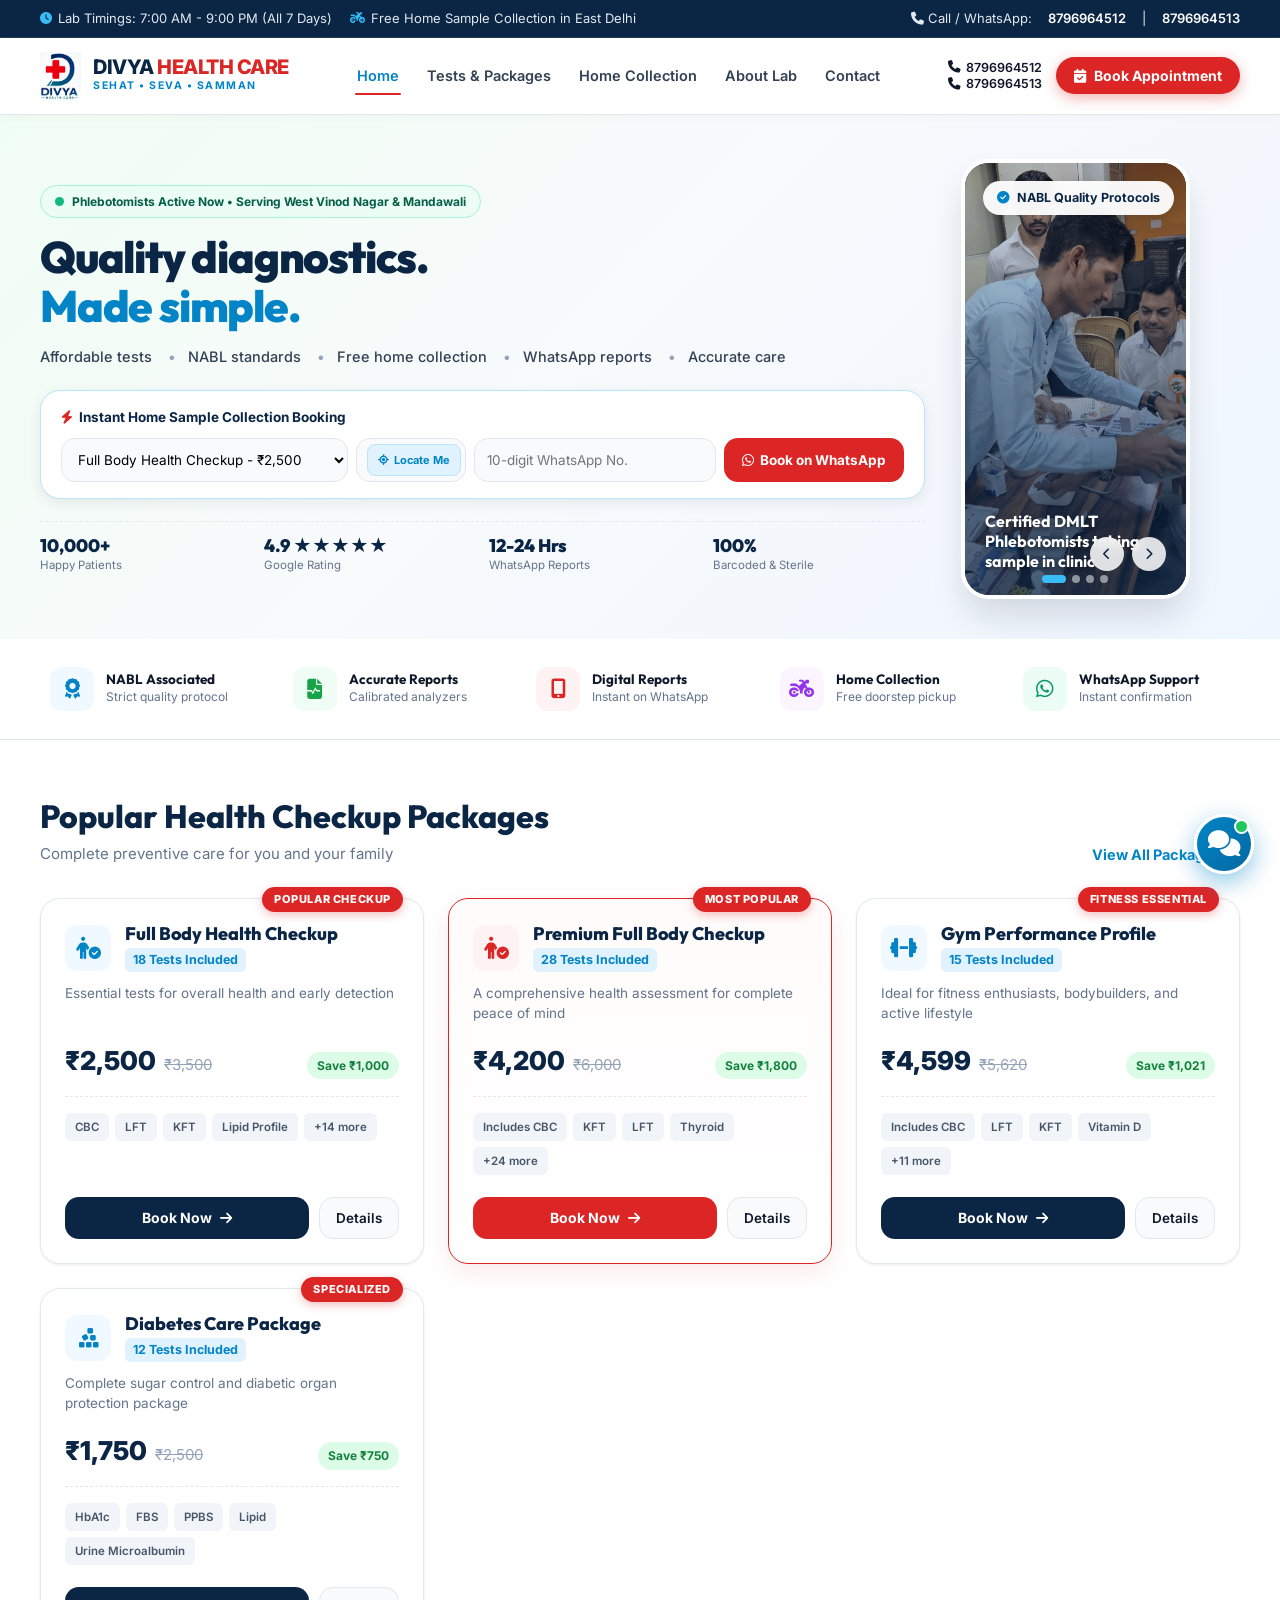
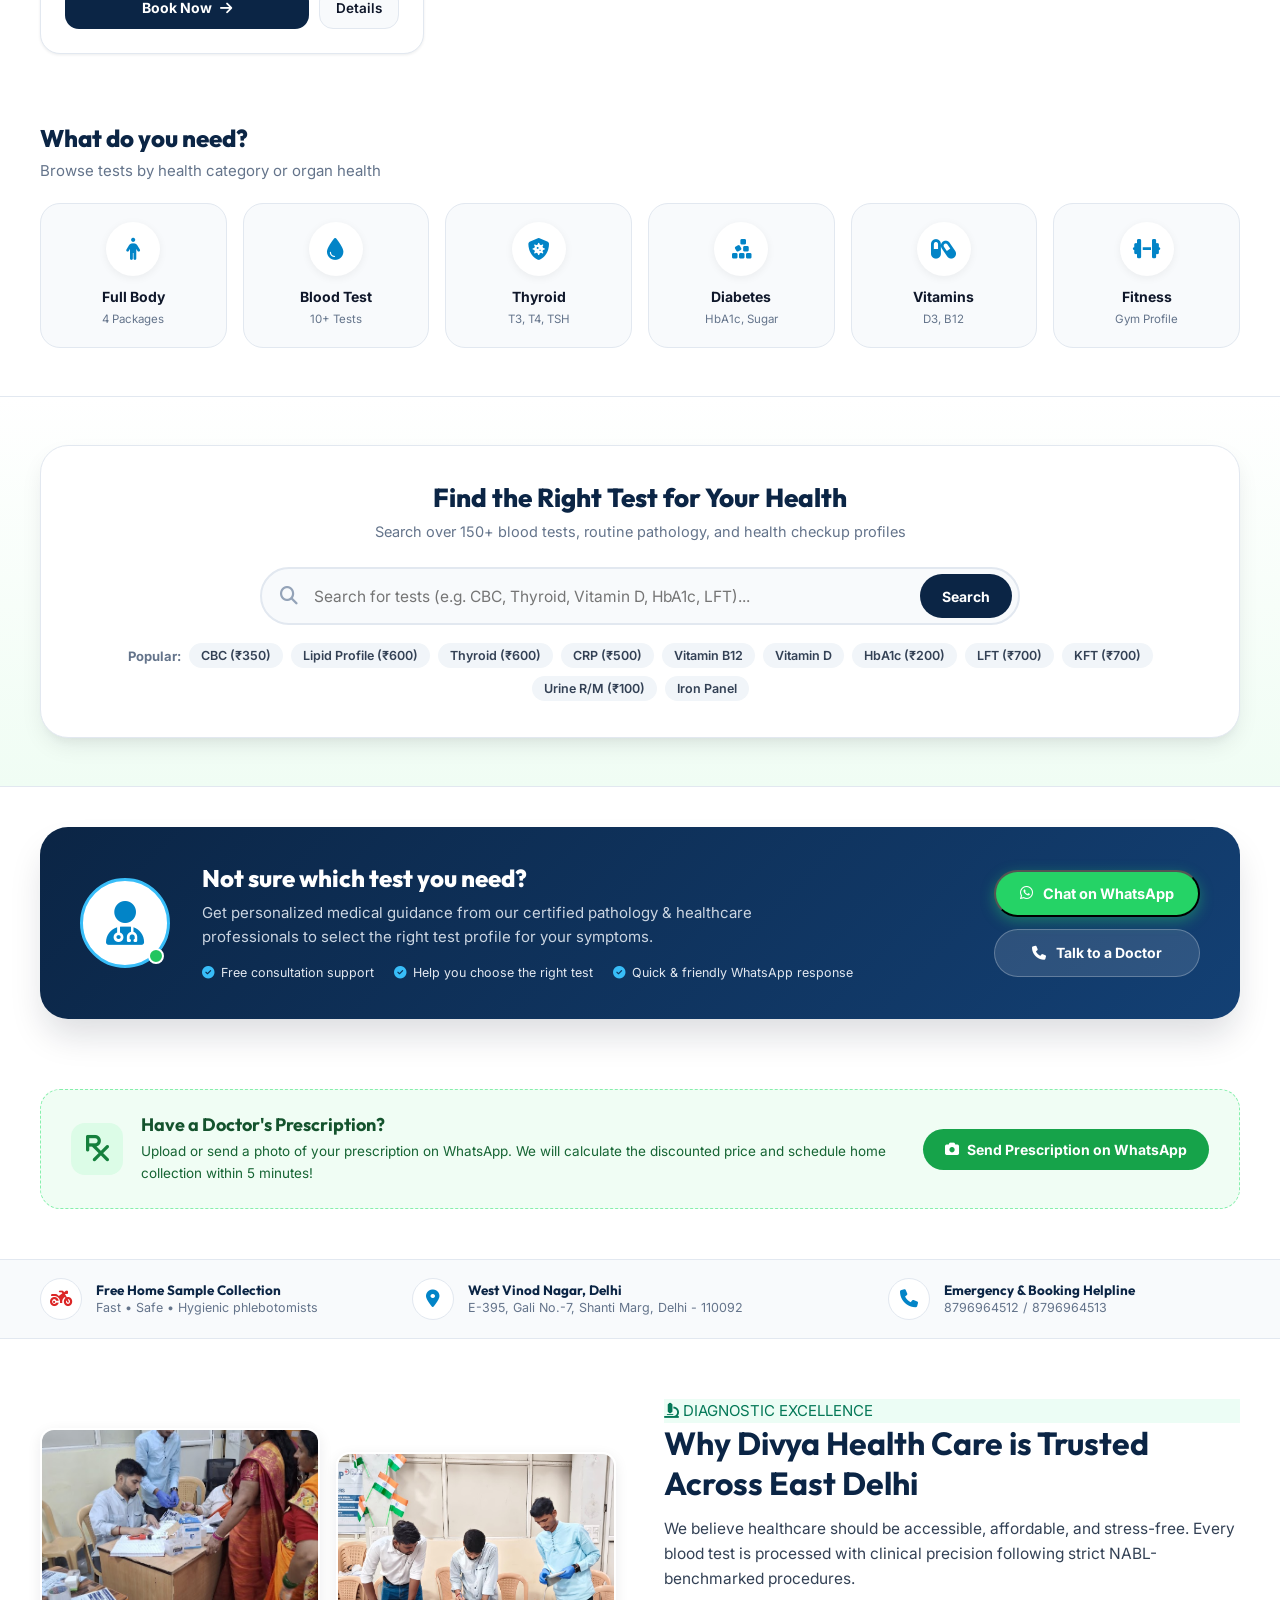
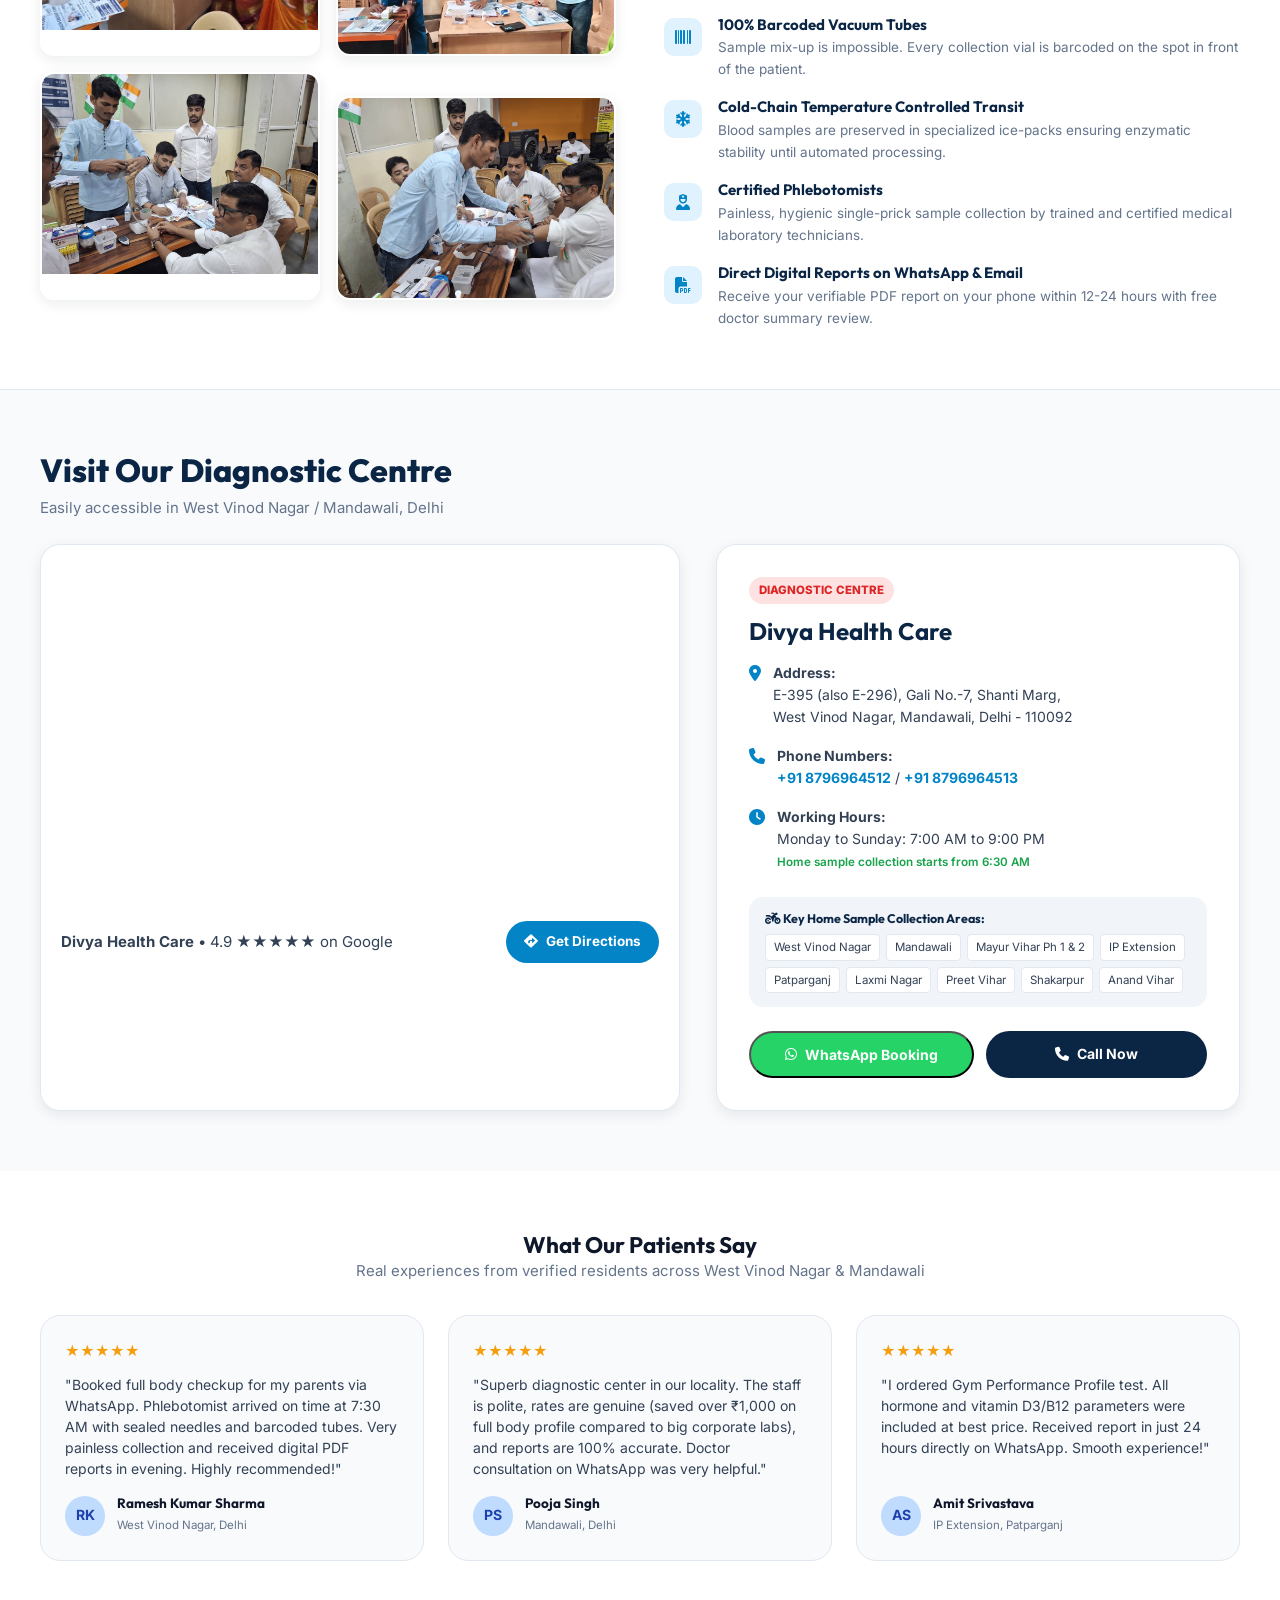
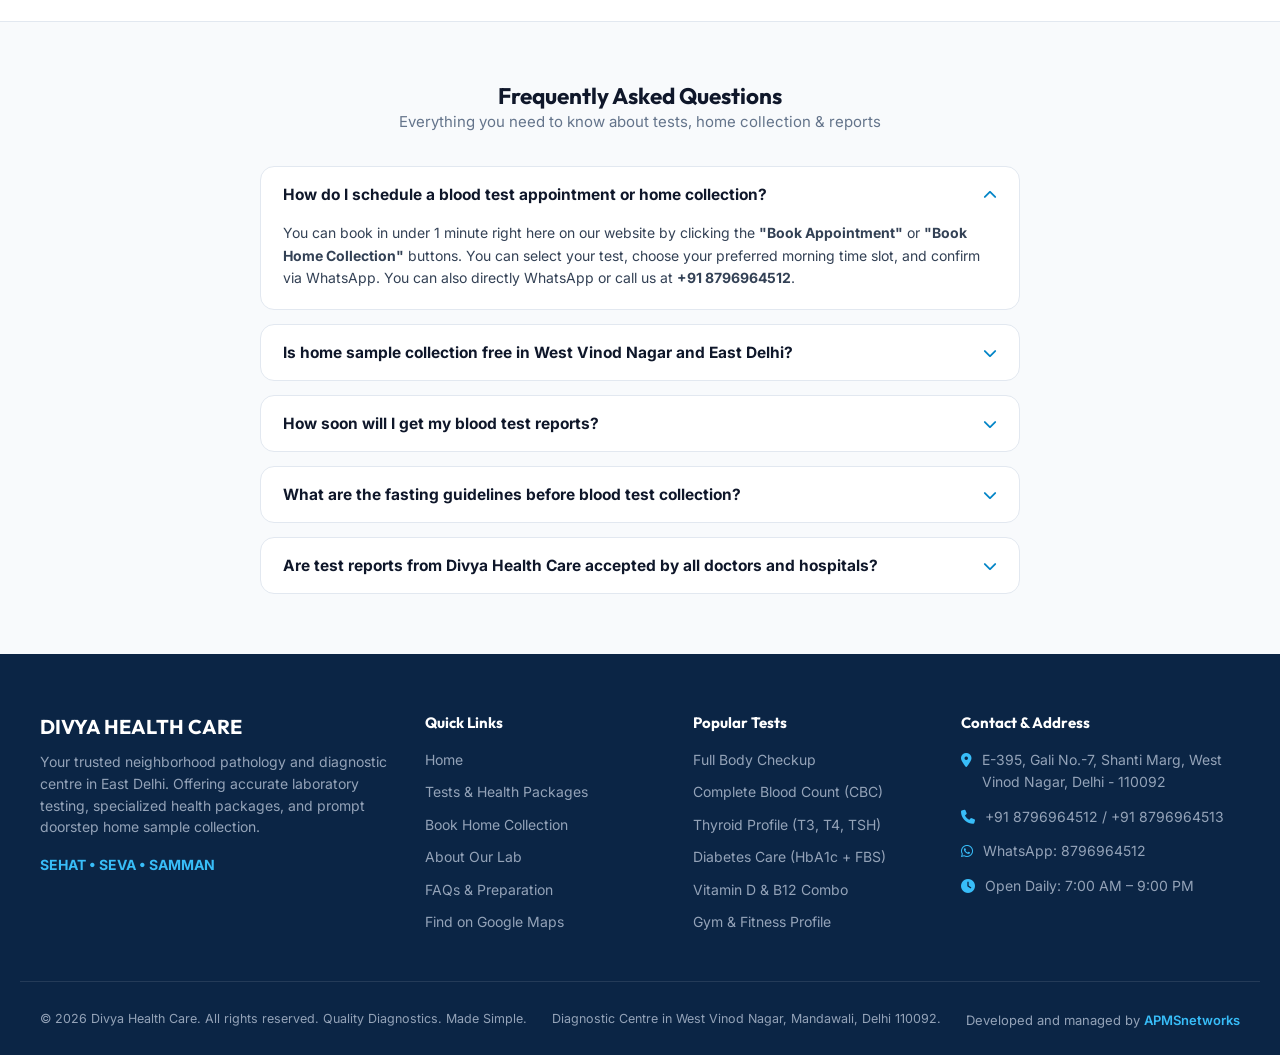
<file: index.html>
<!DOCTYPE html>
<html lang="en">
<head>
  <meta charset="UTF-8">
  <meta name="viewport" content="width=device-width, initial-scale=1.0, maximum-scale=5.0">
  <meta http-equiv="X-UA-Compatible" content="ie=edge">
  
  <!-- Primary SEO Meta Tags -->
  <title>Divya Health Care | Diagnostic Centre & Blood Testing Lab West Vinod Nagar, Delhi</title>
  <meta name="description" content="Divya Health Care - Leading pathology lab in West Vinod Nagar, Mandawali, Delhi. Book Full Body Checkup, CBC, Thyroid, Vitamin D, HbA1c with Free Home Sample Collection. Reports in 12-24 hrs on WhatsApp.">
  <meta name="keywords" content="Divya Health Care, pathology lab West Vinod Nagar, blood test home collection Mandawali, full body checkup Delhi, diagnostic center East Delhi, CBC test West Vinod Nagar, thyroid test home collection, blood test near me">
  <meta name="author" content="Divya Health Care">
  <meta name="robots" content="index, follow">
  <link rel="canonical" href="https://divyahealthcare.com/">

  <!-- Geo Meta Tags for Local Delhi Ranking -->
  <meta name="geo.region" content="IN-DL">
  <meta name="geo.placename" content="West Vinod Nagar, Mandawali, Delhi">
  <meta name="geo.position" content="28.6294;77.3015">
  <meta name="ICBM" content="28.6294, 77.3015">

  <!-- Open Graph / Facebook -->
  <meta property="og:type" content="medical.business">
  <meta property="og:title" content="Divya Health Care | Quality Diagnostics. Made Simple.">
  <meta property="og:description" content="Book affordable diagnostic tests & full body checkup packages with free home sample collection in West Vinod Nagar, Delhi. Instant WhatsApp report delivery.">
  <meta property="og:url" content="https://divyahealthcare.com/">
  <meta property="og:site_name" content="Divya Health Care">
  <meta property="og:image" content="Taking test2.jpg">

  <!-- Twitter Card -->
  <meta name="twitter:card" content="summary_large_image">
  <meta name="twitter:title" content="Divya Health Care | Diagnostic Lab & Home Collection Delhi">
  <meta name="twitter:description" content="NABL Associated Pathology Lab in West Vinod Nagar, Delhi. Free home sample collection and reports on WhatsApp.">
  <meta name="twitter:image" content="Taking test2.jpg">

  <!-- Favicon -->
  <link rel="icon" type="image/png" href="logo.png">

  <!-- Google Fonts: Inter & Outfit -->
  <link rel="preconnect" href="https://fonts.googleapis.com">
  <link rel="preconnect" href="https://fonts.gstatic.com" crossorigin>
  <link href="https://fonts.googleapis.com/css2?family=Inter:wght@400;500;600;700;800&family=Outfit:wght@500;600;700;800;900&display=swap" rel="stylesheet">

  <!-- Font Awesome Icons -->
  <link rel="stylesheet" href="https://cdnjs.cloudflare.com/ajax/libs/font-awesome/6.5.1/css/all.min.css">

  <!-- Stylesheets -->
  <link rel="stylesheet" href="css/style.css">
  <link rel="stylesheet" href="css/responsive.css">

  <!-- Schema.org Structured Data (DiagnosticLab / LocalBusiness) -->
  <script type="application/ld+json">
  {
    "@context": "https://schema.org",
    "@type": "DiagnosticLab",
    "name": "Divya Health Care",
    "alternateName": "Divya Healthcare Diagnostic Center",
    "image": "https://divyahealthcare.com/logo.png",
    "@id": "https://divyahealthcare.com/",
    "url": "https://divyahealthcare.com/",
    "telephone": ["+918796964512", "+918796964513"],
    "priceRange": "₹100 - ₹4,599",
    "address": {
      "@type": "PostalAddress",
      "streetAddress": "E-395, Gali No.-7, Shanti Marg, West Vinod Nagar, Mandawali",
      "addressLocality": "Delhi",
      "addressRegion": "Delhi",
      "postalCode": "110092",
      "addressCountry": "IN"
    },
    "geo": {
      "@type": "GeoCoordinates",
      "latitude": 28.623705,
      "longitude": 77.294769
    },
    "hasMap": "https://maps.app.goo.gl/HMQW6MZr21qmqoC79",
    "openingHoursSpecification": [
      {
        "@type": "OpeningHoursSpecification",
        "dayOfWeek": ["Monday", "Tuesday", "Wednesday", "Thursday", "Friday", "Saturday", "Sunday"],
        "opens": "07:00",
        "closes": "21:00"
      }
    ],
    "medicalSpecialty": "Pathology",
    "availableService": [
      {
        "@type": "MedicalTest",
        "name": "Full Body Health Checkup",
        "description": "18 Tests comprehensive screening including CBC, LFT, KFT, Lipid Profile, Thyroid and Blood Sugar"
      },
      {
        "@type": "MedicalTest",
        "name": "Home Sample Collection",
        "description": "Free doorstep blood and urine sample collection across West Vinod Nagar, Mandawali, and East Delhi"
      },
      {
        "@type": "MedicalTest",
        "name": "Complete Blood Count (CBC)"
      },
      {
        "@type": "MedicalTest",
        "name": "Thyroid Profile (T3, T4, TSH)"
      }
    ],
    "aggregateRating": {
      "@type": "AggregateRating",
      "ratingValue": "4.9",
      "reviewCount": "164"
    }
  }
  </script>

  <!-- FAQPage Schema for Rich Snippets -->
  <script type="application/ld+json">
  {
    "@context": "https://schema.org",
    "@type": "FAQPage",
    "mainEntity": [
      {
        "@type": "Question",
        "name": "How can I book a blood test or home sample collection with Divya Health Care?",
        "acceptedAnswer": {
          "@type": "Answer",
          "text": "You can book directly by clicking 'Book Now' on any package on our website, or by sending a WhatsApp message to +91 8796964512. Our certified phlebotomist will visit your home at your preferred time slot."
        }
      },
      {
        "@type": "Question",
        "name": "Is home sample collection free in West Vinod Nagar and Mandawali?",
        "acceptedAnswer": {
          "@type": "Answer",
          "text": "Yes! Divya Health Care provides free home sample collection across West Vinod Nagar, Mandawali, Mayur Vihar, and surrounding East Delhi localities."
        }
      },
      {
        "@type": "Question",
        "name": "How and when will I receive my test reports?",
        "acceptedAnswer": {
          "@type": "Answer",
          "text": "100% accurate digital reports are sent directly to your registered WhatsApp number and email within 12 to 24 hours. Physical hard copies are also available at our clinic."
        }
      },
      {
        "@type": "Question",
        "name": "Is fasting required for full body health checkups?",
        "acceptedAnswer": {
          "@type": "Answer",
          "text": "Yes, 10 to 12 hours of overnight fasting is required for Full Body Checkup packages to ensure accurate blood glucose and lipid profile readings. Plain water is permitted."
        }
      }
    ]
  }
  </script>
</head>
<body>

  <!-- Top Announcement Bar (Desktop) -->
  <div class="top-announcement-bar">
    <div class="container top-bar-inner">
      <div class="top-bar-left">
        <span class="top-bar-item"><i class="fa-solid fa-clock"></i> Lab Timings: 7:00 AM - 9:00 PM (All 7 Days)</span>
        <span class="top-bar-item"><i class="fa-solid fa-motorcycle"></i> Free Home Sample Collection in East Delhi</span>
      </div>
      <div class="top-bar-right">
        <span><i class="fa-solid fa-phone"></i> Call / WhatsApp:</span>
        <a href="tel:+918796964512" class="top-phone-link">8796964512</a>
        <span>|</span>
        <a href="tel:+918796964513" class="top-phone-link">8796964513</a>
      </div>
    </div>
  </div>

  <!-- Site Header & Navigation -->
  <header class="site-header">
    <div class="container header-inner">
      <!-- Brand Logo & Title -->
      <a href="index.html" class="brand-logo-wrap" title="Divya Health Care Home">
        <img src="logo.png" alt="Divya Health Care Logo - Pathology Lab" class="brand-logo-img">
        <div class="brand-text-block">
          <span class="brand-main-title">DIVYA <span class="highlight-red">HEALTH CARE</span></span>
          <span class="brand-motto">SEHAT • SEVA • SAMMAN</span>
        </div>
      </a>

      <!-- Desktop Nav Menu -->
      <nav class="desktop-nav-menu" aria-label="Main Navigation">
        <a href="index.html" class="nav-link active">Home</a>
        <a href="tests.html" class="nav-link">Tests & Packages</a>
        <a href="#home-collection" class="nav-link">Home Collection</a>
        <a href="#why-us" class="nav-link">About Lab</a>
        <a href="#location" class="nav-link">Contact</a>
      </nav>

      <!-- Header Right Action -->
      <div class="header-right-actions">
        <div class="header-contact-phones">
          <a href="tel:+918796964512"><i class="fa-solid fa-phone text-accent"></i> 8796964512</a>
          <a href="tel:+918796964513"><i class="fa-solid fa-phone text-accent"></i> 8796964513</a>
        </div>
        <button type="button" class="btn-header-book" data-book-test="Full Body Health Checkup">
          <i class="fa-solid fa-calendar-check"></i>
          <span>Book Appointment</span>
        </button>
        <!-- Mobile Menu Toggle Button -->
        <button type="button" class="mobile-menu-toggle-btn" id="mobileMenuToggle" aria-label="Open Navigation Menu">
          <i class="fa-solid fa-bars"></i>
        </button>
      </div>
    </div>
  </header>

  <!-- ==========================================================================
       DYNAMIC POPULATED HERO SECTION WITH PHOTO ROTATOR & LIVE QUICK-BOOKING
       ========================================================================== -->
  <section class="hero-section" id="hero">
    <div class="container hero-layout-grid">
      <!-- Left Hero Column: Populated with Quick Booking & Live Stats -->
      <div class="hero-text-col">
        <!-- Live Active Status Pill -->
        <div class="hero-live-status-pill">
          <span class="pulsing-green-dot"></span>
          <span>Phlebotomists Active Now • Serving West Vinod Nagar & Mandawali</span>
        </div>

        <h1 class="hero-main-heading">
          Quality diagnostics.<br>
          <span class="highlight-sky">Made simple.</span>
        </h1>

        <div class="hero-subtext-bullets">
          <span>Affordable tests</span>
          <span>NABL standards</span>
          <span>Free home collection</span>
          <span>WhatsApp reports</span>
          <span>Accurate care</span>
        </div>

        <!-- Populated Hero Inline Quick Booking Widget -->
        <div class="hero-quick-booking-card">
          <div class="hero-quick-card-title">
            <i class="fa-solid fa-bolt"></i>
            <span>Instant Home Sample Collection Booking</span>
          </div>
          <form class="hero-quick-form" id="heroQuickBookForm">
            <select class="hero-quick-select" id="heroTestSelect">
              <option value="Full Body Health Checkup (₹2,500)">Full Body Health Checkup - ₹2,500</option>
              <option value="Premium Full Body Checkup (₹4,200)">Premium Full Body Checkup - ₹4,200</option>
              <option value="Gym Performance Profile (₹4,599)">Gym Performance Profile - ₹4,599</option>
              <option value="Diabetes Care Package (₹1,750)">Diabetes Care Package - ₹1,750</option>
              <option value="Complete Blood Count (CBC) (₹350)">CBC Test - ₹350 (Offer Rate)</option>
              <option value="Thyroid Profile (T3, T4, TSH) (₹600)">Thyroid Profile - ₹600 (Offer Rate)</option>
              <option value="Liver Function Test (LFT) (₹700)">LFT (Liver Test) - ₹700 (Offer Rate)</option>
              <option value="Kidney Function Test (KFT) (₹700)">KFT (Kidney Test) - ₹700 (Offer Rate)</option>
              <option value="Lipid Profile (₹600)">Lipid Profile (Cholesterol) - ₹600</option>
              <option value="CRP (C-Reactive Protein) (₹500)">CRP Test - ₹500 (Offer Rate)</option>
              <option value="Vitamin B12 (₹1,100)">Vitamin B12 - ₹1,100</option>
              <option value="Vitamin D3 (25 OH) (₹1,500)">Vitamin D3 (25 OH) - ₹1,500</option>
              <option value="HbA1c Glycated Sugar (₹200)">HbA1c 3-Month Sugar - ₹200</option>
              <option value="FBS / RBS / Sugar Test (₹70)">Blood Sugar (FBS / RBS) - ₹70</option>
            </select>

            <div class="hero-address-group">
              <input type="text" class="hero-quick-input hero-address-input" id="heroAddressInput" placeholder="Type your address / area..." required>
              <button type="button" class="btn-hero-locate" id="btnHeroLocate" title="Detect your current location">
                <i class="fa-solid fa-location-crosshairs"></i>
                <span class="locate-btn-text">Locate Me</span>
              </button>
            </div>

            <input type="tel" class="hero-quick-input" id="heroPhoneInput" placeholder="10-digit WhatsApp No." pattern="[0-9]{10}" required>

            <button type="submit" class="btn-hero-quick-submit">
              <i class="fa-brands fa-whatsapp"></i>
              <span>Book on WhatsApp</span>
            </button>
          </form>
        </div>

        <!-- Live Trust Metrics Row (Populated Hero) -->
        <div class="hero-live-stats-row">
          <div class="hero-stat-box">
            <h4>10,000+</h4>
            <p>Happy Patients</p>
          </div>
          <div class="hero-stat-box">
            <h4>4.9 ★★★★★</h4>
            <p>Google Rating</p>
          </div>
          <div class="hero-stat-box">
            <h4>12-24 Hrs</h4>
            <p>WhatsApp Reports</p>
          </div>
          <div class="hero-stat-box">
            <h4>100%</h4>
            <p>Barcoded & Sterile</p>
          </div>
        </div>
      </div>

      <!-- Right Hero Column: Dynamic Changing Photo Carousel (Real Lab Photos Only) -->
      <div class="hero-image-col">
        <div class="hero-slider-container">
          <div class="hero-slider-track">
            <!-- Slide 1: Taking test2.jpg (Phlebotomist sample collection in clinic) -->
            <div class="hero-slider-slide active">
              <img src="Taking test2.jpg" alt="DMLT phlebotomist taking blood sample at Divya Health Care clinic">
            </div>
            <!-- Slide 2: arrangement.jpg (Sterile test tubes and lab arrangement) -->
            <div class="hero-slider-slide">
              <img src="arrangement.jpg" alt="Sterilized vacutainers and blood testing equipment setup">
            </div>
            <!-- Slide 3: Taking test.jpg (Doorstep painless sample collection close-up) -->
            <div class="hero-slider-slide">
              <img src="Taking test.jpg" alt="Gentle single-prick blood sample collection by certified technician">
            </div>
            <!-- Slide 4: test photo.jpg (Clinical microscope & pathology testing) -->
            <div class="hero-slider-slide">
              <img src="test photo.jpg" alt="Microscopic analysis and automated pathology reporting">
            </div>
          </div>

          <!-- Dynamic Floating Badge Box -->
          <div class="hero-slide-badge-box">
            <i class="fa-solid fa-circle-check"></i>
            <span id="heroSliderBadge">NABL Quality Protocols</span>
          </div>

          <!-- Dynamic Caption at bottom -->
          <div class="hero-slide-caption-box">
            <h4 id="heroSliderCaption">Certified DMLT Phlebotomists taking sample in clinic</h4>
          </div>

          <!-- Slider Navigation Arrows -->
          <div class="hero-slider-nav-btns">
            <button type="button" class="slider-nav-btn" id="heroSlidePrev" aria-label="Previous Photo">
              <i class="fa-solid fa-chevron-left"></i>
            </button>
            <button type="button" class="slider-nav-btn" id="heroSlideNext" aria-label="Next Photo">
              <i class="fa-solid fa-chevron-right"></i>
            </button>
          </div>

          <!-- Slider Dots -->
          <div class="hero-slider-dots-box" id="heroSliderDots"></div>
        </div>
      </div>
    </div>
  </section>

  <!-- Trust Badges Bar (Panel 1 & Panel 3) -->
  <div class="trust-badges-bar">
    <div class="container trust-badges-grid">
      <div class="trust-badge-item">
        <div class="trust-badge-icon"><i class="fa-solid fa-award"></i></div>
        <div class="trust-badge-text">
          <h4>NABL Associated</h4>
          <p>Strict quality protocol</p>
        </div>
      </div>
      <div class="trust-badge-item">
        <div class="trust-badge-icon"><i class="fa-solid fa-file-waveform"></i></div>
        <div class="trust-badge-text">
          <h4>Accurate Reports</h4>
          <p>Calibrated analyzers</p>
        </div>
      </div>
      <div class="trust-badge-item">
        <div class="trust-badge-icon"><i class="fa-solid fa-mobile-screen-button"></i></div>
        <div class="trust-badge-text">
          <h4>Digital Reports</h4>
          <p>Instant on WhatsApp</p>
        </div>
      </div>
      <div class="trust-badge-item">
        <div class="trust-badge-icon"><i class="fa-solid fa-motorcycle"></i></div>
        <div class="trust-badge-text">
          <h4>Home Collection</h4>
          <p>Free doorstep pickup</p>
        </div>
      </div>
      <div class="trust-badge-item">
        <div class="trust-badge-icon"><i class="fa-brands fa-whatsapp"></i></div>
        <div class="trust-badge-text">
          <h4>WhatsApp Support</h4>
          <p>Instant confirmation</p>
        </div>
      </div>
    </div>
  </div>

  <!-- Popular Health Checkup Packages Section (Panel 1 & Panel 3) -->
  <section class="packages-section" id="packages">
    <div class="container">
      <div class="section-header-row">
        <div class="section-title-wrap">
          <h2>Popular Health Checkup Packages</h2>
          <p class="section-subtitle">Complete preventive care for you and your family</p>
        </div>
        <a href="tests.html" class="section-link-more">
          <span>View All Packages</span>
          <i class="fa-solid fa-arrow-right"></i>
        </a>
      </div>

      <!-- Packages Grid (Populated via JS tests-data) -->
      <div class="packages-grid" id="popularPackagesContainer"></div>
    </div>
  </section>

  <!-- "What Do You Need?" Category Grid (Panel 3 Mobile) -->
  <section class="category-section">
    <div class="container">
      <div class="section-header-row" style="margin-bottom: 20px;">
        <div class="section-title-wrap">
          <h2 style="font-size: 24px;">What do you need?</h2>
          <p class="section-subtitle">Browse tests by health category or organ health</p>
        </div>
      </div>
      <div class="category-grid" id="categoryPillsGrid"></div>
    </div>
  </section>

  <!-- Live Test Search & Quick Filter Section (Panel 1) -->
  <section class="search-find-section" id="search-section">
    <div class="container">
      <div class="search-container-box">
        <div class="search-box-header">
          <h3>Find the Right Test for Your Health</h3>
          <p>Search over 150+ blood tests, routine pathology, and health checkup profiles</p>
        </div>

        <!-- Live Search Field -->
        <div class="search-input-wrapper">
          <i class="fa-solid fa-magnifying-glass search-icon"></i>
          <input type="text" id="testLiveSearchInput" class="test-search-field" placeholder="Search for tests (e.g. CBC, Thyroid, Vitamin D, HbA1c, LFT)..." autocomplete="off">
          <button type="button" class="btn-search-trigger">Search</button>

          <!-- Dropdown Results Container -->
          <div class="live-search-results-box" id="liveSearchResults"></div>
        </div>

        <!-- Popular Tags Line -->
        <div class="quick-tags-line">
          <span class="quick-tag-label">Popular:</span>
          <button type="button" class="quick-search-tag" data-tag="CBC">CBC (₹350)</button>
          <button type="button" class="quick-search-tag" data-tag="Lipid Profile">Lipid Profile (₹600)</button>
          <button type="button" class="quick-search-tag" data-tag="Thyroid">Thyroid (₹600)</button>
          <button type="button" class="quick-search-tag" data-tag="CRP">CRP (₹500)</button>
          <button type="button" class="quick-search-tag" data-tag="Vitamin B12">Vitamin B12</button>
          <button type="button" class="quick-search-tag" data-tag="Vitamin D">Vitamin D</button>
          <button type="button" class="quick-search-tag" data-tag="HbA1c">HbA1c (₹200)</button>
          <button type="button" class="quick-search-tag" data-tag="LFT">LFT (₹700)</button>
          <button type="button" class="quick-search-tag" data-tag="KFT">KFT (₹700)</button>
          <button type="button" class="quick-search-tag" data-tag="Urine R/M">Urine R/M (₹100)</button>
          <button type="button" class="quick-search-tag" data-tag="Iron Panel">Iron Panel</button>
        </div>
      </div>
    </div>
  </section>

  <!-- Doctor Consultation Card (Panel 1 & Panel 3) -->
  <section class="doctor-consult-section">
    <div class="container">
      <div class="doctor-consult-card">
        <div class="doctor-avatar-wrap">
          <div class="doctor-avatar-circle">
            <i class="fa-solid fa-user-doctor"></i>
          </div>
          <span class="doc-online-dot" title="Doctor Team Online"></span>
        </div>
        <div class="doctor-info-text">
          <h3>Not sure which test you need?</h3>
          <p>Get personalized medical guidance from our certified pathology & healthcare professionals to select the right test profile for your symptoms.</p>
          <div class="doctor-features-list">
            <span><i class="fa-solid fa-check-circle"></i> Free consultation support</span>
            <span><i class="fa-solid fa-check-circle"></i> Help you choose the right test</span>
            <span><i class="fa-solid fa-check-circle"></i> Quick & friendly WhatsApp response</span>
          </div>
        </div>
        <div class="doctor-actions-col">
          <button type="button" class="btn-doc-whatsapp" data-whatsapp-chat="Doctor Consultation">
            <i class="fa-brands fa-whatsapp"></i>
            <span>Chat on WhatsApp</span>
          </button>
          <a href="tel:+918796964512" class="btn-doc-call">
            <i class="fa-solid fa-phone"></i>
            <span>Talk to a Doctor</span>
          </a>
        </div>
      </div>
    </div>
  </section>

  <!-- Prescription Upload Banner -->
  <section class="rx-banner-section" id="home-collection">
    <div class="container">
      <div class="rx-banner-card">
        <div class="rx-banner-left">
          <div class="rx-icon-box"><i class="fa-solid fa-prescription"></i></div>
          <div class="rx-text-box">
            <h4>Have a Doctor's Prescription?</h4>
            <p>Upload or send a photo of your prescription on WhatsApp. We will calculate the discounted price and schedule home collection within 5 minutes!</p>
          </div>
        </div>
        <button type="button" class="btn-upload-rx" id="btnUploadPrescription">
          <i class="fa-solid fa-camera"></i>
          <span>Send Prescription on WhatsApp</span>
        </button>
      </div>
    </div>
  </section>

  <!-- Quick Info Strip (Panel 1 Bottom) -->
  <div class="info-strip-banner">
    <div class="container info-strip-grid">
      <div class="info-strip-item">
        <div class="info-strip-icon"><i class="fa-solid fa-motorcycle"></i></div>
        <div class="info-strip-content">
          <h5>Free Home Sample Collection</h5>
          <p>Fast • Safe • Hygienic phlebotomists</p>
        </div>
      </div>
      <div class="info-strip-item">
        <div class="info-strip-icon"><i class="fa-solid fa-location-dot"></i></div>
        <div class="info-strip-content">
          <h5>West Vinod Nagar, Delhi</h5>
          <p>E-395, Gali No.-7, Shanti Marg, Delhi - 110092</p>
        </div>
      </div>
      <div class="info-strip-item">
        <div class="info-strip-icon"><i class="fa-solid fa-phone"></i></div>
        <div class="info-strip-content">
          <h5>Emergency & Booking Helpline</h5>
          <p>8796964512 / 8796964513</p>
        </div>
      </div>
    </div>
  </div>

  <!-- Why Choose Divya Health Care Section (Real Photos Only) -->
  <section class="why-us-section" id="why-us">
    <div class="container why-us-grid">
      <!-- Real Lab Photos Collage Only (No Ad Posters) -->
      <div class="why-us-image-collage">
        <div class="why-img-card">
          <img src="Taking test.jpg" alt="Phlebotomy doorstep blood sample collection">
        </div>
        <div class="why-img-card" style="margin-top: 24px;">
          <img src="arrangement.jpg" alt="Sterile lab testing tubes and collection kits">
        </div>
        <div class="why-img-card">
          <img src="test photo.jpg" alt="Clinical lab microscope and automated analyzer">
        </div>
        <div class="why-img-card" style="margin-top: 24px;">
          <img src="Taking test2.jpg" alt="Patient undergoing blood testing at Divya Health Care">
        </div>
      </div>

      <div class="why-us-content">
        <div class="hero-pill-badge" style="background:#ecfdf5; color:#047857;">
          <i class="fa-solid fa-microscope"></i> DIAGNOSTIC EXCELLENCE
        </div>
        <h2>Why Divya Health Care is Trusted Across East Delhi</h2>
        <p class="lead">We believe healthcare should be accessible, affordable, and stress-free. Every blood test is processed with clinical precision following strict NABL-benchmarked procedures.</p>

        <div class="why-features-stack">
          <div class="why-feature-row">
            <div class="why-feat-icon"><i class="fa-solid fa-barcode"></i></div>
            <div class="why-feat-text">
              <h4>100% Barcoded Vacuum Tubes</h4>
              <p>Sample mix-up is impossible. Every collection vial is barcoded on the spot in front of the patient.</p>
            </div>
          </div>
          <div class="why-feature-row">
            <div class="why-feat-icon"><i class="fa-solid fa-snowflake"></i></div>
            <div class="why-feat-text">
              <h4>Cold-Chain Temperature Controlled Transit</h4>
              <p>Blood samples are preserved in specialized ice-packs ensuring enzymatic stability until automated processing.</p>
            </div>
          </div>
          <div class="why-feature-row">
            <div class="why-feat-icon"><i class="fa-solid fa-user-nurse"></i></div>
            <div class="why-feat-text">
              <h4>Certified Phlebotomists</h4>
              <p>Painless, hygienic single-prick sample collection by trained and certified medical laboratory technicians.</p>
            </div>
          </div>
          <div class="why-feature-row">
            <div class="why-feat-icon"><i class="fa-solid fa-file-pdf"></i></div>
            <div class="why-feat-text">
              <h4>Direct Digital Reports on WhatsApp & Email</h4>
              <p>Receive your verifiable PDF report on your phone within 12-24 hours with free doctor summary review.</p>
            </div>
          </div>
        </div>
      </div>
    </div>
  </section>

  <!-- Google Maps & Clinic Location Section -->
  <section class="location-section" id="location">
    <div class="container">
      <div class="section-header-row" style="margin-bottom: 24px;">
        <div class="section-title-wrap">
          <h2>Visit Our Diagnostic Centre</h2>
          <p class="section-subtitle">Easily accessible in West Vinod Nagar / Mandawali, Delhi</p>
        </div>
      </div>

      <div class="location-layout-grid">
        <!-- Map Card -->
        <div class="map-wrapper-card">
          <div class="map-iframe-container">
            <iframe 
              src="https://maps.google.com/maps?q=28.623705,77.294769&hl=en&z=17&output=embed" 
              width="100%" 
              height="360" 
              style="border:0;" 
              allowfullscreen="" 
              loading="lazy" 
              referrerpolicy="no-referrer-when-downgrade"
              title="Divya Health Care Google Maps Location">
            </iframe>
          </div>
          <div class="map-footer-bar">
            <span><strong>Divya Health Care</strong> • 4.9 ★★★★★ on Google</span>
            <a href="https://maps.app.goo.gl/HMQW6MZr21qmqoC79" target="_blank" rel="noopener" class="btn-open-google-maps">
              <i class="fa-solid fa-diamond-turn-right"></i>
              <span>Get Directions</span>
            </a>
          </div>
        </div>

        <!-- Location Details Card -->
        <div class="location-details-card">
          <div>
            <span class="loc-badge">Diagnostic Centre</span>
            <h3>Divya Health Care</h3>
            <div class="loc-info-list">
              <div class="loc-info-item">
                <i class="fa-solid fa-location-dot"></i>
                <div>
                  <strong>Address:</strong><br>
                  E-395 (also E-296), Gali No.-7, Shanti Marg,<br>
                  West Vinod Nagar, Mandawali, Delhi - 110092
                </div>
              </div>
              <div class="loc-info-item">
                <i class="fa-solid fa-phone"></i>
                <div>
                  <strong>Phone Numbers:</strong><br>
                  <a href="tel:+918796964512" style="color: #0284c7; font-weight:700;">+91 8796964512</a> / 
                  <a href="tel:+918796964513" style="color: #0284c7; font-weight:700;">+91 8796964513</a>
                </div>
              </div>
              <div class="loc-info-item">
                <i class="fa-solid fa-clock"></i>
                <div>
                  <strong>Working Hours:</strong><br>
                  Monday to Sunday: 7:00 AM to 9:00 PM<br>
                  <small style="color:#16a34a; font-weight:600;">Home sample collection starts from 6:30 AM</small>
                </div>
              </div>
            </div>

            <div class="service-areas-pill-box">
              <h5><i class="fa-solid fa-motorcycle"></i> Key Home Sample Collection Areas:</h5>
              <div class="service-areas-tags">
                <span>West Vinod Nagar</span>
                <span>Mandawali</span>
                <span>Mayur Vihar Ph 1 & 2</span>
                <span>IP Extension</span>
                <span>Patparganj</span>
                <span>Laxmi Nagar</span>
                <span>Preet Vihar</span>
                <span>Shakarpur</span>
                <span>Anand Vihar</span>
              </div>
            </div>
          </div>

          <div class="location-action-btns">
            <button type="button" class="btn-loc-wa" data-whatsapp-chat="Home Collection">
              <i class="fa-brands fa-whatsapp"></i> WhatsApp Booking
            </button>
            <a href="tel:+918796964512" class="btn-loc-call">
              <i class="fa-solid fa-phone"></i> Call Now
            </a>
          </div>
        </div>
      </div>
    </div>
  </section>

  <!-- Patient Reviews & Testimonials -->
  <section class="testimonials-section">
    <div class="container">
      <div class="section-header-row" style="text-align: center; display: block; margin-bottom: 32px;">
        <h2>What Our Patients Say</h2>
        <p class="section-subtitle">Real experiences from verified residents across West Vinod Nagar & Mandawali</p>
      </div>

      <div class="reviews-grid">
        <div class="review-card">
          <div class="review-stars">★★★★★</div>
          <p class="review-text">"Booked full body checkup for my parents via WhatsApp. Phlebotomist arrived on time at 7:30 AM with sealed needles and barcoded tubes. Very painless collection and received digital PDF reports in evening. Highly recommended!"</p>
          <div class="reviewer-meta">
            <div class="reviewer-avatar">RK</div>
            <div class="reviewer-info">
              <h5>Ramesh Kumar Sharma</h5>
              <span>West Vinod Nagar, Delhi</span>
            </div>
          </div>
        </div>

        <div class="review-card">
          <div class="review-stars">★★★★★</div>
          <p class="review-text">"Superb diagnostic center in our locality. The staff is polite, rates are genuine (saved over ₹1,000 on full body profile compared to big corporate labs), and reports are 100% accurate. Doctor consultation on WhatsApp was very helpful."</p>
          <div class="reviewer-meta">
            <div class="reviewer-avatar">PS</div>
            <div class="reviewer-info">
              <h5>Pooja Singh</h5>
              <span>Mandawali, Delhi</span>
            </div>
          </div>
        </div>

        <div class="review-card">
          <div class="review-stars">★★★★★</div>
          <p class="review-text">"I ordered Gym Performance Profile test. All hormone and vitamin D3/B12 parameters were included at best price. Received report in just 24 hours directly on WhatsApp. Smooth experience!"</p>
          <div class="reviewer-meta">
            <div class="reviewer-avatar">AS</div>
            <div class="reviewer-info">
              <h5>Amit Srivastava</h5>
              <span>IP Extension, Patparganj</span>
            </div>
          </div>
        </div>
      </div>
    </div>
  </section>

  <!-- FAQ Section -->
  <section class="faq-section" id="faq">
    <div class="container faq-max-wrap">
      <div class="section-header-row" style="text-align: center; display: block; margin-bottom: 32px;">
        <h2>Frequently Asked Questions</h2>
        <p class="section-subtitle">Everything you need to know about tests, home collection & reports</p>
      </div>

      <div class="faq-accordion-stack">
        <div class="faq-accordion-item active">
          <button type="button" class="faq-question">
            <span>How do I schedule a blood test appointment or home collection?</span>
            <i class="fa-solid fa-chevron-down"></i>
          </button>
          <div class="faq-answer">
            <p>You can book in under 1 minute right here on our website by clicking the <strong>"Book Appointment"</strong> or <strong>"Book Home Collection"</strong> buttons. You can select your test, choose your preferred morning time slot, and confirm via WhatsApp. You can also directly WhatsApp or call us at <strong>+91 8796964512</strong>.</p>
          </div>
        </div>

        <div class="faq-accordion-item">
          <button type="button" class="faq-question">
            <span>Is home sample collection free in West Vinod Nagar and East Delhi?</span>
            <i class="fa-solid fa-chevron-down"></i>
          </button>
          <div class="faq-answer">
            <p>Yes, we provide <strong>100% Free Home Sample Collection</strong> across West Vinod Nagar, Mandawali, Mayur Vihar, and surrounding neighborhoods for all packages and test bookings above ₹499.</p>
          </div>
        </div>

        <div class="faq-accordion-item">
          <button type="button" class="faq-question">
            <span>How soon will I get my blood test reports?</span>
            <i class="fa-solid fa-chevron-down"></i>
          </button>
          <div class="faq-answer">
            <p>Routine tests like CBC, Blood Glucose, and Urine Examination are ready within <strong>4 to 6 hours</strong>. Comprehensive packages (LFT, KFT, Thyroid, Lipid, Vitamins) are delivered in <strong>12 to 24 hours</strong> directly as a secure PDF on your WhatsApp and email.</p>
          </div>
        </div>

        <div class="faq-accordion-item">
          <button type="button" class="faq-question">
            <span>What are the fasting guidelines before blood test collection?</span>
            <i class="fa-solid fa-chevron-down"></i>
          </button>
          <div class="faq-answer">
            <p>For Full Body Health Checkups, Lipid Profile, and Fasting Blood Sugar, <strong>10 to 12 hours of overnight fasting</strong> is required. You can drink plain water. Avoid tea, coffee, milk, or breakfast until the sample is drawn. For CBC, Thyroid, or Fever profiles, no strict fasting is necessary.</p>
          </div>
        </div>

        <div class="faq-accordion-item">
          <button type="button" class="faq-question">
            <span>Are test reports from Divya Health Care accepted by all doctors and hospitals?</span>
            <i class="fa-solid fa-chevron-down"></i>
          </button>
          <div class="faq-answer">
            <p>Yes. Our laboratory follows standard NABL-associated quality control protocols, uses automated calibrated clinical biochemistry and hematology analyzers, and all reports are verified and signed by qualified pathologists.</p>
          </div>
        </div>
      </div>
    </div>
  </section>

  <!-- Footer -->
  <footer class="site-footer">
    <div class="container footer-top-grid">
      <div class="footer-brand">
        <h4>DIVYA HEALTH CARE</h4>
        <p>Your trusted neighborhood pathology and diagnostic centre in East Delhi. Offering accurate laboratory testing, specialized health packages, and prompt doorstep home sample collection.</p>
        <p style="color: #38bdf8; font-weight:700;">SEHAT • SEVA • SAMMAN</p>
      </div>

      <div class="footer-col">
        <h5>Quick Links</h5>
        <ul class="footer-nav-list">
          <li><a href="index.html">Home</a></li>
          <li><a href="tests.html">Tests & Health Packages</a></li>
          <li><a href="#home-collection">Book Home Collection</a></li>
          <li><a href="#why-us">About Our Lab</a></li>
          <li><a href="#faq">FAQs & Preparation</a></li>
          <li><a href="https://maps.app.goo.gl/HMQW6MZr21qmqoC79" target="_blank" rel="noopener">Find on Google Maps</a></li>
        </ul>
      </div>

      <div class="footer-col">
        <h5>Popular Tests</h5>
        <ul class="footer-nav-list">
          <li><a href="tests.html?search=Full Body">Full Body Checkup</a></li>
          <li><a href="tests.html?search=CBC">Complete Blood Count (CBC)</a></li>
          <li><a href="tests.html?search=Thyroid">Thyroid Profile (T3, T4, TSH)</a></li>
          <li><a href="tests.html?search=Diabetes">Diabetes Care (HbA1c + FBS)</a></li>
          <li><a href="tests.html?search=Vitamin">Vitamin D & B12 Combo</a></li>
          <li><a href="tests.html?search=Gym">Gym & Fitness Profile</a></li>
        </ul>
      </div>

      <div class="footer-col">
        <h5>Contact & Address</h5>
        <ul class="footer-contact-list">
          <li>
            <i class="fa-solid fa-location-dot"></i>
            <span>E-395, Gali No.-7, Shanti Marg, West Vinod Nagar, Delhi - 110092</span>
          </li>
          <li>
            <i class="fa-solid fa-phone"></i>
            <span>+91 8796964512 / +91 8796964513</span>
          </li>
          <li>
            <i class="fa-brands fa-whatsapp"></i>
            <span>WhatsApp: 8796964512</span>
          </li>
          <li>
            <i class="fa-solid fa-clock"></i>
            <span>Open Daily: 7:00 AM – 9:00 PM</span>
          </li>
        </ul>
      </div>
    </div>

    <div class="container footer-bottom-bar">
      <p>© 2026 Divya Health Care. All rights reserved. Quality Diagnostics. Made Simple.</p>
      <p>Diagnostic Centre in West Vinod Nagar, Mandawali, Delhi 110092.</p>
      <p class="footer-dev-credit">Developed and managed by <a href="https://apmsnetworks.com/" target="_blank" rel="noopener noreferrer">APMSnetworks</a></p>
    </div>
  </footer>

  <!-- ==========================================================================
       MOBILE BOTTOM NAVIGATION BAR (Sticky 1-Tap Booking & WhatsApp)
       ========================================================================== -->
  <div class="mobile-bottom-bar">
    <div class="mobile-bottom-bar-inner">
      <button type="button" class="btn-mobile-bar-book" data-book-test="Full Body Health Checkup">
        <i class="fa-solid fa-calendar-check"></i>
        <span>Book a Test</span>
      </button>
      <button type="button" class="btn-mobile-bar-wa" data-whatsapp-chat="Home Collection">
        <i class="fa-brands fa-whatsapp"></i>
        <span>WhatsApp</span>
      </button>
    </div>
  </div>

  <!-- ==========================================================================
       LIVE ASSISTANCE WIDGET (Bottom Right - Modern Interactive Floating Assistant)
       ========================================================================== -->
  <div class="live-assistant-wrapper">
    <!-- Friendly Speech Bubble -->
    <div class="assistant-greeting-bubble" id="assistantGreetingBubble">
      <button type="button" class="close-prompt-btn" id="closePromptBubble" aria-label="Close message">×</button>
      <p>👋 Need help booking a home collection in West Vinod Nagar? Tap here for instant guidance!</p>
    </div>

    <!-- Assistant Main Button -->
    <button type="button" class="live-assistant-trigger" id="liveAssistantToggle" aria-label="Open Live Lab Assistant">
      <span class="assistant-online-ping"></span>
      <i class="fa-solid fa-comments assistant-open-icon"></i>
      <i class="fa-solid fa-xmark assistant-close-icon"></i>
    </button>

    <!-- Assistant Chat Popover Drawer -->
    <div class="live-assistant-drawer" id="liveAssistantDrawer">
      <div class="asst-drawer-header">
        <div class="asst-header-left">
          <div class="asst-header-avatar">
            <i class="fa-solid fa-user-doctor"></i>
          </div>
          <div class="asst-header-meta">
            <h4>Divya Health Assistant</h4>
            <span><i class="fa-solid fa-circle" style="font-size: 7px;"></i> Online • Typical reply in 2 mins</span>
          </div>
        </div>
        <button type="button" class="asst-close-btn" id="closeAssistantBtn"><i class="fa-solid fa-xmark"></i></button>
      </div>

      <div class="asst-drawer-body">
        <div class="asst-chat-bubble-system">
          Hello! Welcome to <strong>Divya Health Care</strong>. How can our medical team assist you today?
        </div>

        <div class="asst-quick-actions-box">
          <button type="button" class="asst-quick-action-btn" data-action="book-home">
            <i class="fa-solid fa-motorcycle"></i>
            <span>Book Home Sample Collection</span>
          </button>
          <button type="button" class="asst-quick-action-btn" data-action="upload-rx">
            <i class="fa-solid fa-camera"></i>
            <span>Send Prescription for Pricing</span>
          </button>
          <button type="button" class="asst-quick-action-btn" data-action="fasting-advice">
            <i class="fa-solid fa-circle-info"></i>
            <span>Ask About Fasting Guidelines</span>
          </button>
          <button type="button" class="asst-quick-action-btn btn-wa-action" data-action="whatsapp-direct">
            <i class="fa-brands fa-whatsapp"></i>
            <span>Direct WhatsApp Chat</span>
          </button>
        </div>
      </div>

      <div class="asst-drawer-footer">
        <i class="fa-solid fa-shield-check" style="color: #16a34a;"></i> NABL Associated Lab • West Vinod Nagar, Delhi
      </div>
    </div>
  </div>

  <!-- ==========================================================================
       REAL-TIME ACTIVITY TOASTER (Social Proof Corner Alert)
       ========================================================================== -->
  <div class="live-activity-toaster" id="liveActivityToaster">
    <div class="toast-icon"><i class="fa-solid fa-motorcycle"></i></div>
    <div class="toast-content">
      <div class="toast-header-line">
        <span class="toast-title">Live Activity</span>
        <span class="toast-time">Just now</span>
      </div>
      <p class="toast-text">Sample collection booked in Mandawali</p>
    </div>
    <button type="button" class="toast-close-btn" aria-label="Close notification"><i class="fa-solid fa-xmark"></i></button>
  </div>

  <!-- Mobile Drawer Menu -->
  <div class="mobile-nav-drawer" id="mobileNavDrawer">
    <div class="mobile-drawer-content">
      <div class="mobile-drawer-header">
        <div class="brand-text-block">
          <span class="brand-main-title" style="font-size: 17px;">DIVYA <span class="highlight-red">HEALTH</span></span>
          <span class="brand-motto" style="font-size: 9px;">SEHAT • SEVA • SAMMAN</span>
        </div>
        <button type="button" class="btn-close-modal" id="closeMobileDrawer"><i class="fa-solid fa-xmark"></i></button>
      </div>

      <ul class="mobile-drawer-links">
        <li><a href="index.html"><i class="fa-solid fa-house"></i> Home</a></li>
        <li><a href="tests.html"><i class="fa-solid fa-vial-virus"></i> Tests & Packages</a></li>
        <li><a href="#home-collection"><i class="fa-solid fa-motorcycle"></i> Home Collection</a></li>
        <li><a href="#why-us"><i class="fa-solid fa-microscope"></i> About Laboratory</a></li>
        <li><a href="#location"><i class="fa-solid fa-location-dot"></i> Clinic Location</a></li>
        <li><a href="#faq"><i class="fa-solid fa-circle-question"></i> FAQs</a></li>
      </ul>

      <div class="mobile-drawer-footer">
        <div class="mobile-drawer-contact-item">
          <i class="fa-solid fa-phone text-accent"></i>
          <a href="tel:+918796964512">8796964512</a>
        </div>
        <div class="mobile-drawer-contact-item">
          <i class="fa-brands fa-whatsapp" style="color: #25D366;"></i>
          <a href="https://wa.me/918796964512" target="_blank" rel="noopener">Chat on WhatsApp</a>
        </div>
        <button type="button" class="btn-wizard-next" style="margin-top: 10px;" data-book-test="Full Body Health Checkup">
          Book Appointment
        </button>
      </div>
    </div>
  </div>

  <!-- Package Detail Modal (Real Photos Only) -->
  <div class="modal-backdrop" id="packageDetailModal">
    <div class="pkg-detail-modal-card">
      <div class="pkg-modal-header">
        <h3 id="pkgModalTitle">Full Body Health Checkup</h3>
        <button type="button" class="btn-close-modal close-pkg-modal"><i class="fa-solid fa-xmark"></i></button>
      </div>

      <div class="pkg-modal-body">
        <div class="pkg-modal-hero-split">
          <div class="pkg-modal-img-wrap">
            <img id="pkgModalImage" src="Taking test2.jpg" alt="Health Package">
          </div>
          <div class="pkg-modal-hero-details">
            <div class="pkg-modal-stat-tags">
              <span class="stat-tag tag-tests" id="pkgModalTestCount">18 Tests Included</span>
              <span class="stat-tag tag-booked">Most Booked</span>
            </div>
            <div class="modal-price-box">
              <span class="price-current" id="pkgModalPrice">₹2,500</span>
              <span class="price-orig" id="pkgModalOriginalPrice">₹3,500</span>
              <span class="price-save" id="pkgModalDiscount">Save ₹1,000</span>
            </div>
            <p style="font-size: 13px; color: #64748b;">Includes free home sample collection across East Delhi & certified reports.</p>
          </div>
        </div>

        <div class="modal-nav-tabs">
          <button type="button" class="modal-tab-btn" data-tab="about">About</button>
          <button type="button" class="modal-tab-btn active" data-tab="tests">Tests Included</button>
          <button type="button" class="modal-tab-btn" data-tab="prep">Preparation</button>
          <button type="button" class="modal-tab-btn" data-tab="sample">Sample Type</button>
        </div>

        <div class="tab-content-panel" id="tab-about"></div>
        <div class="tab-content-panel active" id="tab-tests"></div>
        <div class="tab-content-panel" id="tab-prep"></div>
        <div class="tab-content-panel" id="tab-sample"></div>
      </div>

      <div class="pkg-modal-footer">
        <button type="button" class="btn-modal-ask-doc" id="btnPkgModalAskDoc">
          <i class="fa-brands fa-whatsapp" style="color:#25D366;"></i>
          <span>Ask a Doctor</span>
        </button>
        <button type="button" class="btn-modal-book-plan" id="btnPkgModalBook">
          <span>Book This Plan</span>
          <i class="fa-solid fa-arrow-right"></i>
        </button>
      </div>
    </div>
  </div>

  <!-- 4-Step Interactive Booking Wizard Modal -->
  <div class="modal-backdrop" id="bookingModal">
    <div class="booking-modal-card">
      <div class="booking-modal-topbar">
        <h3 id="bookingModalHeaderTitle">Book Appointment</h3>
        <button type="button" class="btn-close-modal close-modal-btn"><i class="fa-solid fa-xmark"></i></button>
      </div>

      <div class="booking-step-indicator">
        <div class="step-item active" data-step="1">
          <div class="step-circle">1</div>
          <span class="step-title">Test</span>
        </div>
        <div class="step-item" data-step="2">
          <div class="step-circle">2</div>
          <span class="step-title">Date & Time</span>
        </div>
        <div class="step-item" data-step="3">
          <div class="step-circle">3</div>
          <span class="step-title">Details</span>
        </div>
        <div class="step-item" data-step="4">
          <div class="step-circle">4</div>
          <span class="step-title">Confirm</span>
        </div>
      </div>

      <div class="booking-wizard-body">
        <!-- STEP 1: Test & Collection Mode -->
        <div class="booking-step-panel active" id="bookingStep1">
          <div class="selected-test-summary-card">
            <div class="selected-test-title-row">
              <h4 id="modalTestName">Full Body Health Checkup</h4>
              <span class="package-test-count" id="modalTestCount">18 Tests Included</span>
            </div>
            <div class="selected-test-price-row">
              <span class="modal-test-price" id="modalTestPrice">₹2,500</span>
              <span class="modal-test-original" id="modalTestOriginalPrice">₹3,500</span>
              <span class="modal-test-save" id="modalTestSave">Save ₹1,000</span>
            </div>
          </div>

          <div class="change-test-field-wrap">
            <label for="testSelectDropdown">Change Test / Package:</label>
            <select id="testSelectDropdown" class="styled-select"></select>
          </div>

          <div class="step-label-title">Choose Collection Type</div>
          <div class="collection-options-grid">
            <div class="collection-opt-card selected" id="optHomeCollection">
              <div class="col-icon-box"><i class="fa-solid fa-motorcycle"></i></div>
              <div class="col-text-box">
                <h5>Home Collection</h5>
                <p>We collect samples safely from your home</p>
              </div>
            </div>
            <div class="collection-opt-card" id="optClinicVisit">
              <div class="col-icon-box"><i class="fa-solid fa-hospital"></i></div>
              <div class="col-text-box">
                <h5>Visit Clinic</h5>
                <p>Visit our diagnostic centre in West Vinod Nagar</p>
              </div>
            </div>
          </div>

          <button type="button" class="btn-wizard-next" id="btnStep1Next">
            Continue to Date & Time <i class="fa-solid fa-arrow-right"></i>
          </button>
        </div>

        <!-- STEP 2: Date & Time Picker -->
        <div class="booking-step-panel" id="bookingStep2">
          <div class="step-label-title">Select Date</div>
          <div class="date-selector-row" id="dateSelectorContainer"></div>

          <div class="step-label-title">Select Time Slot</div>
          <div class="time-slots-grid" id="timeSlotsContainer"></div>

          <div class="wizard-nav-dual-btns">
            <button type="button" class="btn-wizard-back" id="btnStep2Back">Back</button>
            <button type="button" class="btn-wizard-continue" id="btnStep2Next">
              Continue to Details <i class="fa-solid fa-arrow-right"></i>
            </button>
          </div>
        </div>

        <!-- STEP 3: Patient Details Form -->
        <div class="booking-step-panel" id="bookingStep3">
          <form id="bookingDetailsForm">
            <div class="step-label-title">Your Details</div>
            <div class="booking-form-stack">
              <div class="form-field-group">
                <label for="patientName">Full Name *</label>
                <input type="text" id="patientName" placeholder="Enter patient name" required autocomplete="name">
              </div>

              <div class="form-field-group">
                <label for="patientPhone">WhatsApp Mobile Number *</label>
                <input type="tel" id="patientPhone" placeholder="10-digit mobile (e.g. 8796964512)" required pattern="[0-9]{10}" autocomplete="tel">
              </div>

              <div class="form-field-group" id="stepAddressContainer">
                <div style="display: flex; justify-content: space-between; align-items: center; margin-bottom: 6px;">
                  <label for="patientAddress" style="margin-bottom: 0;">Collection Address (Home / Office) *</label>
                  <button type="button" class="btn-locate-inline" id="btnModalLocate">
                    <i class="fa-solid fa-location-crosshairs"></i>
                    <span>Locate Me</span>
                  </button>
                </div>
                <textarea id="patientAddress" placeholder="Type house no, gali no, landmark or click Locate Me" rows="2"></textarea>
              </div>

              <div class="form-field-group">
                <label for="patientNotes">Any Note / Special Instructions (Optional)</label>
                <input type="text" id="patientNotes" placeholder="e.g. Need fasting test at 7:30 AM, elderly patient">
              </div>

              <div class="consent-checkbox-row">
                <input type="checkbox" id="patientConsent" checked required>
                <label for="patientConsent">I agree to be contacted on WhatsApp for appointment confirmation & digital report delivery.</label>
              </div>
            </div>

            <div class="wizard-nav-dual-btns">
              <button type="button" class="btn-wizard-back" id="btnStep3Back">Back</button>
              <button type="submit" class="btn-confirm-wa-submit">
                <i class="fa-brands fa-whatsapp"></i> Confirm on WhatsApp
              </button>
            </div>
          </form>
        </div>

        <!-- STEP 4: Booking Confirmed & WhatsApp Preview -->
        <div class="booking-step-panel" id="bookingStep4">
          <div class="confirmation-content-box">
            <div class="success-check-circle">
              <i class="fa-solid fa-check"></i>
            </div>
            <h4>Booking Confirmed!</h4>
            <p>Your appointment request has been prepared for WhatsApp communication with Divya Health Care.</p>

            <div class="whatsapp-chat-preview-card">
              <div class="whatsapp-chat-bubble">
                <div id="whatsappMessagePreview"></div>
                <span class="whatsapp-bubble-time">Just now ✓✓</span>
              </div>
            </div>

            <button type="button" class="btn-open-wa-final" id="btnSendOnWhatsApp">
              <i class="fa-brands fa-whatsapp"></i>
              <span>View & Send on WhatsApp</span>
            </button>
          </div>
        </div>
      </div>
    </div>
  </div>

  <!-- Prescription Upload Modal -->
  <div class="modal-backdrop" id="prescriptionModal">
    <div class="rx-modal-card">
      <div style="display: flex; justify-content: space-between; align-items: center; margin-bottom: 12px;">
        <h3>Upload Prescription</h3>
        <button type="button" class="btn-close-modal close-rx-modal"><i class="fa-solid fa-xmark"></i></button>
      </div>
      <p>Send a photo of your doctor's prescription directly on WhatsApp for instant test estimation and home sample slot.</p>
      
      <div class="booking-form-stack" style="margin-bottom: 20px;">
        <div class="form-field-group">
          <label for="rxPatientName">Patient Name</label>
          <input type="text" id="rxPatientName" placeholder="Enter patient name">
        </div>
        <div class="form-field-group">
          <label for="rxLocality">Locality in East Delhi</label>
          <input type="text" id="rxLocality" placeholder="e.g. West Vinod Nagar / Mandawali" value="West Vinod Nagar, Delhi">
        </div>
      </div>

      <button type="button" class="btn-confirm-wa-submit" style="width: 100%;" id="btnSendRxWhatsApp">
        <i class="fa-brands fa-whatsapp"></i> Open WhatsApp & Attach Photo
      </button>
    </div>
  </div>

  <!-- Scripts -->
  <script src="js/tests-data.js"></script>
  <script src="js/booking.js"></script>
  <script src="js/app.js"></script>
</body>
</html>
</file>
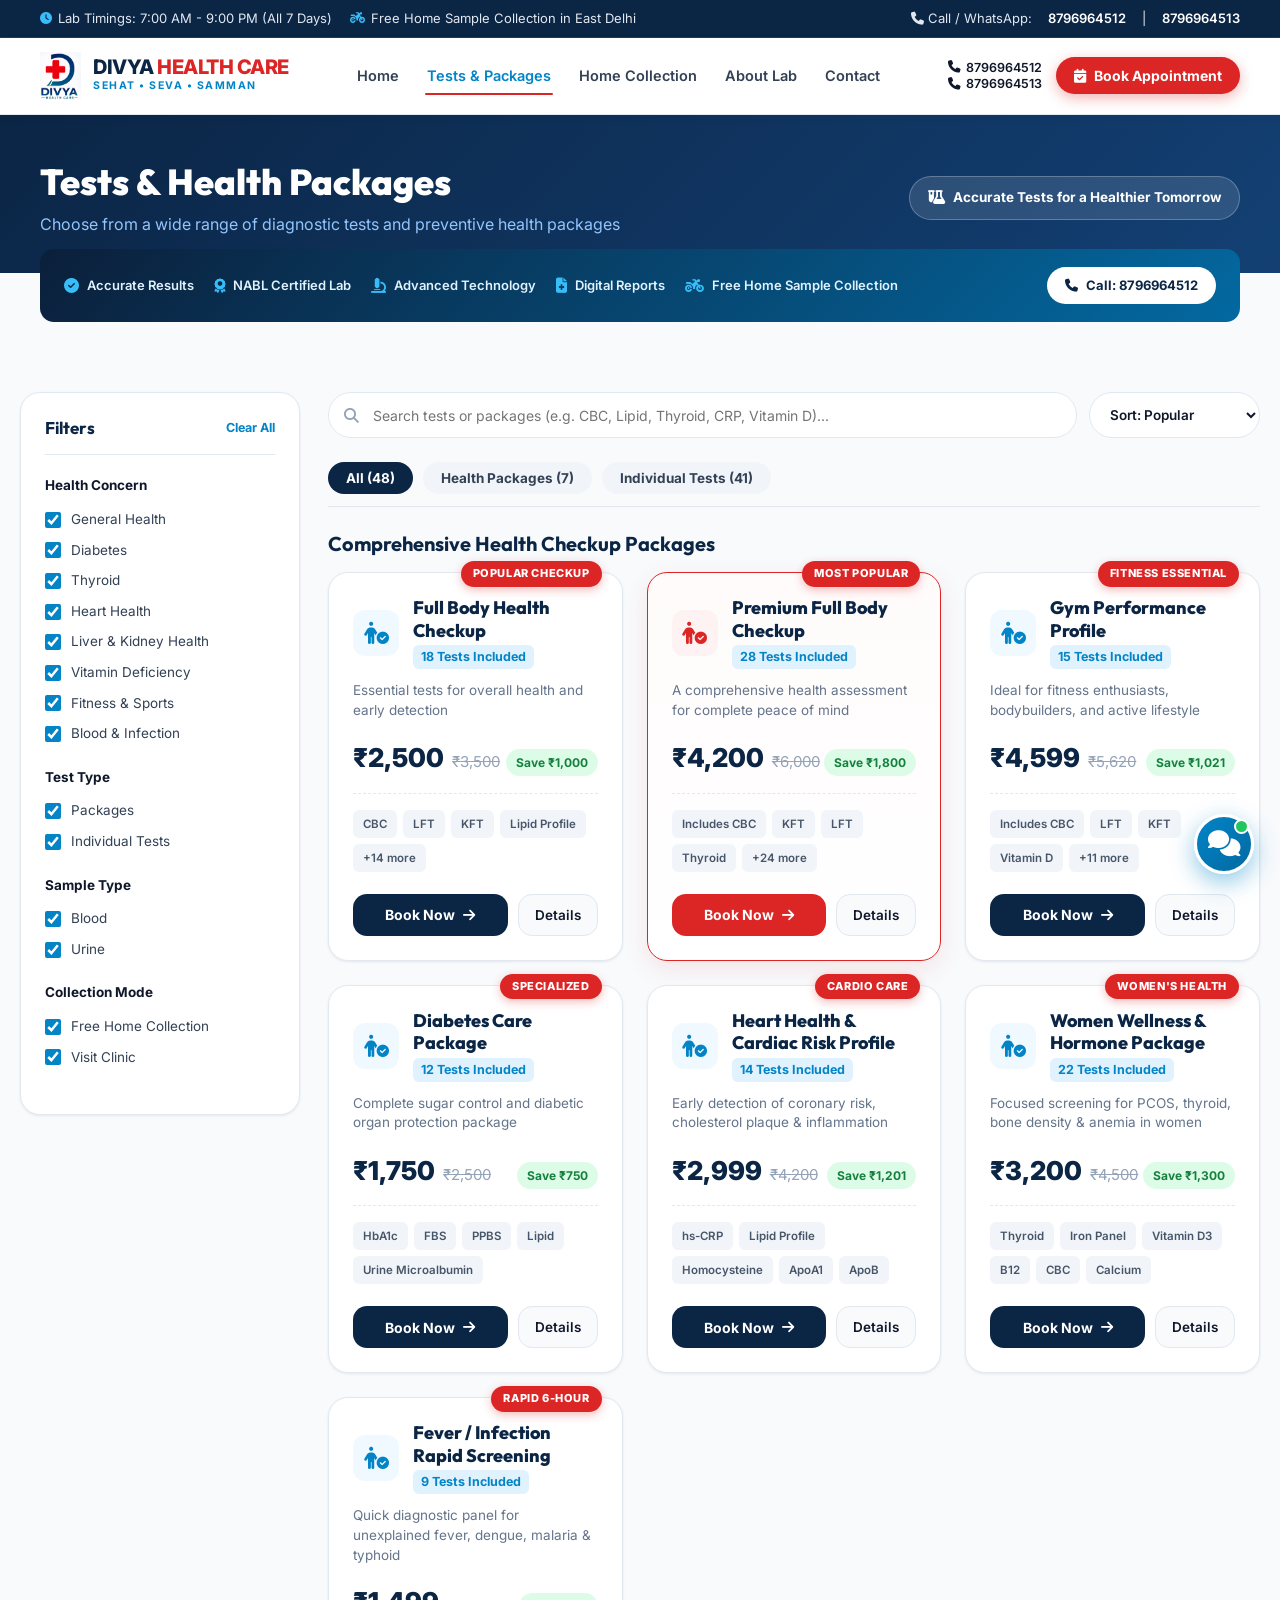
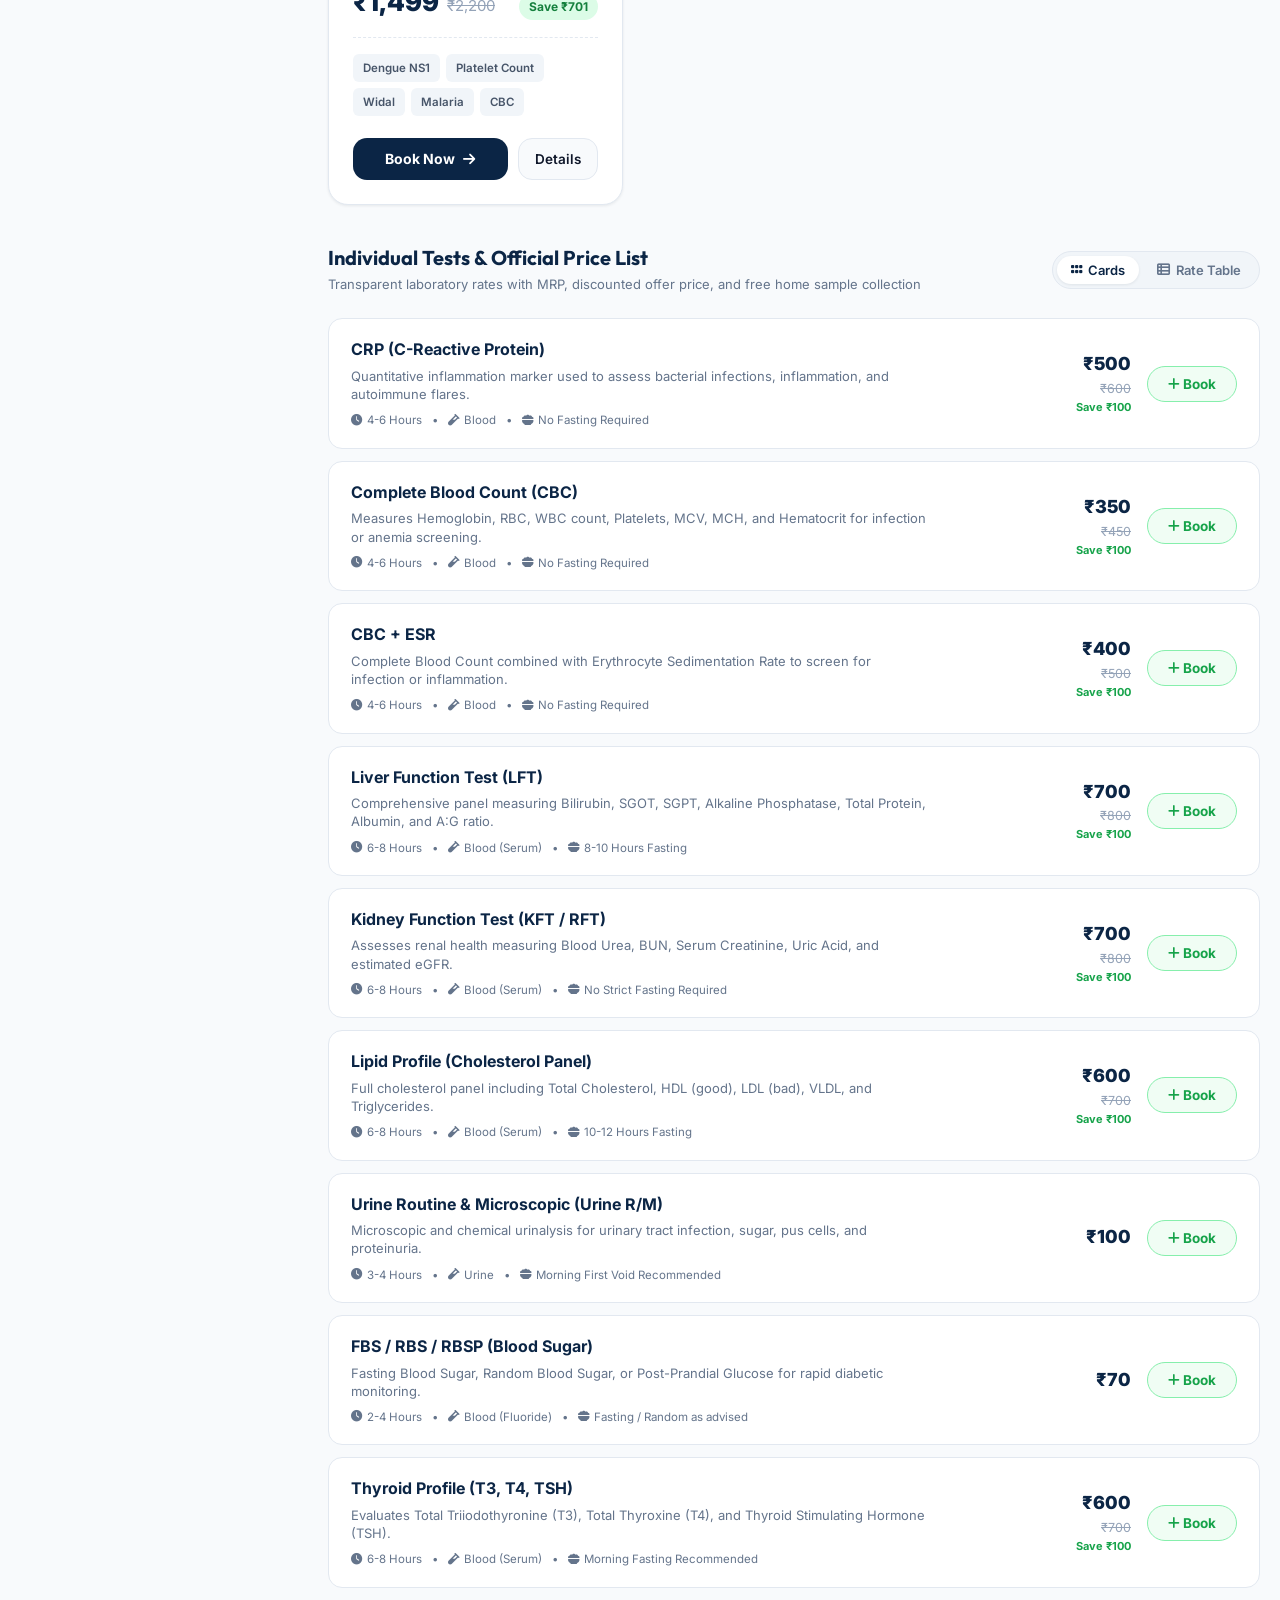
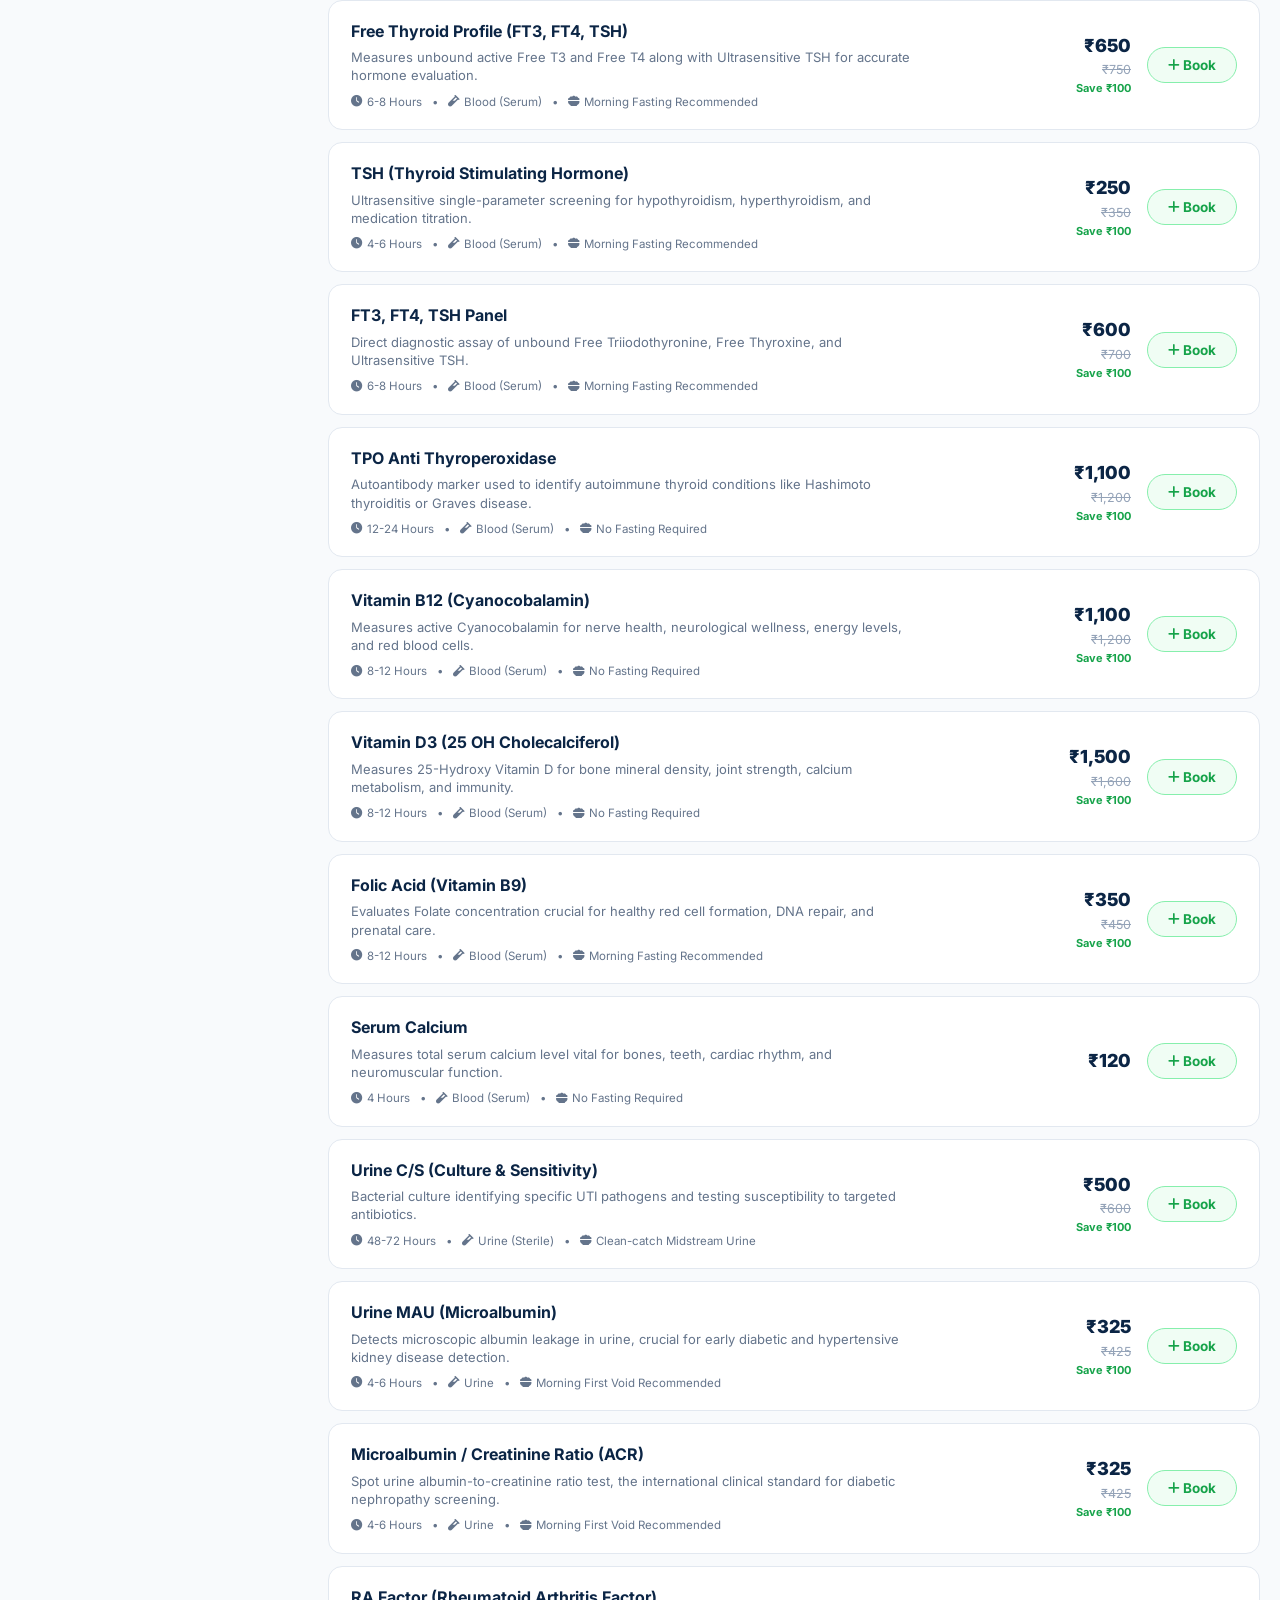
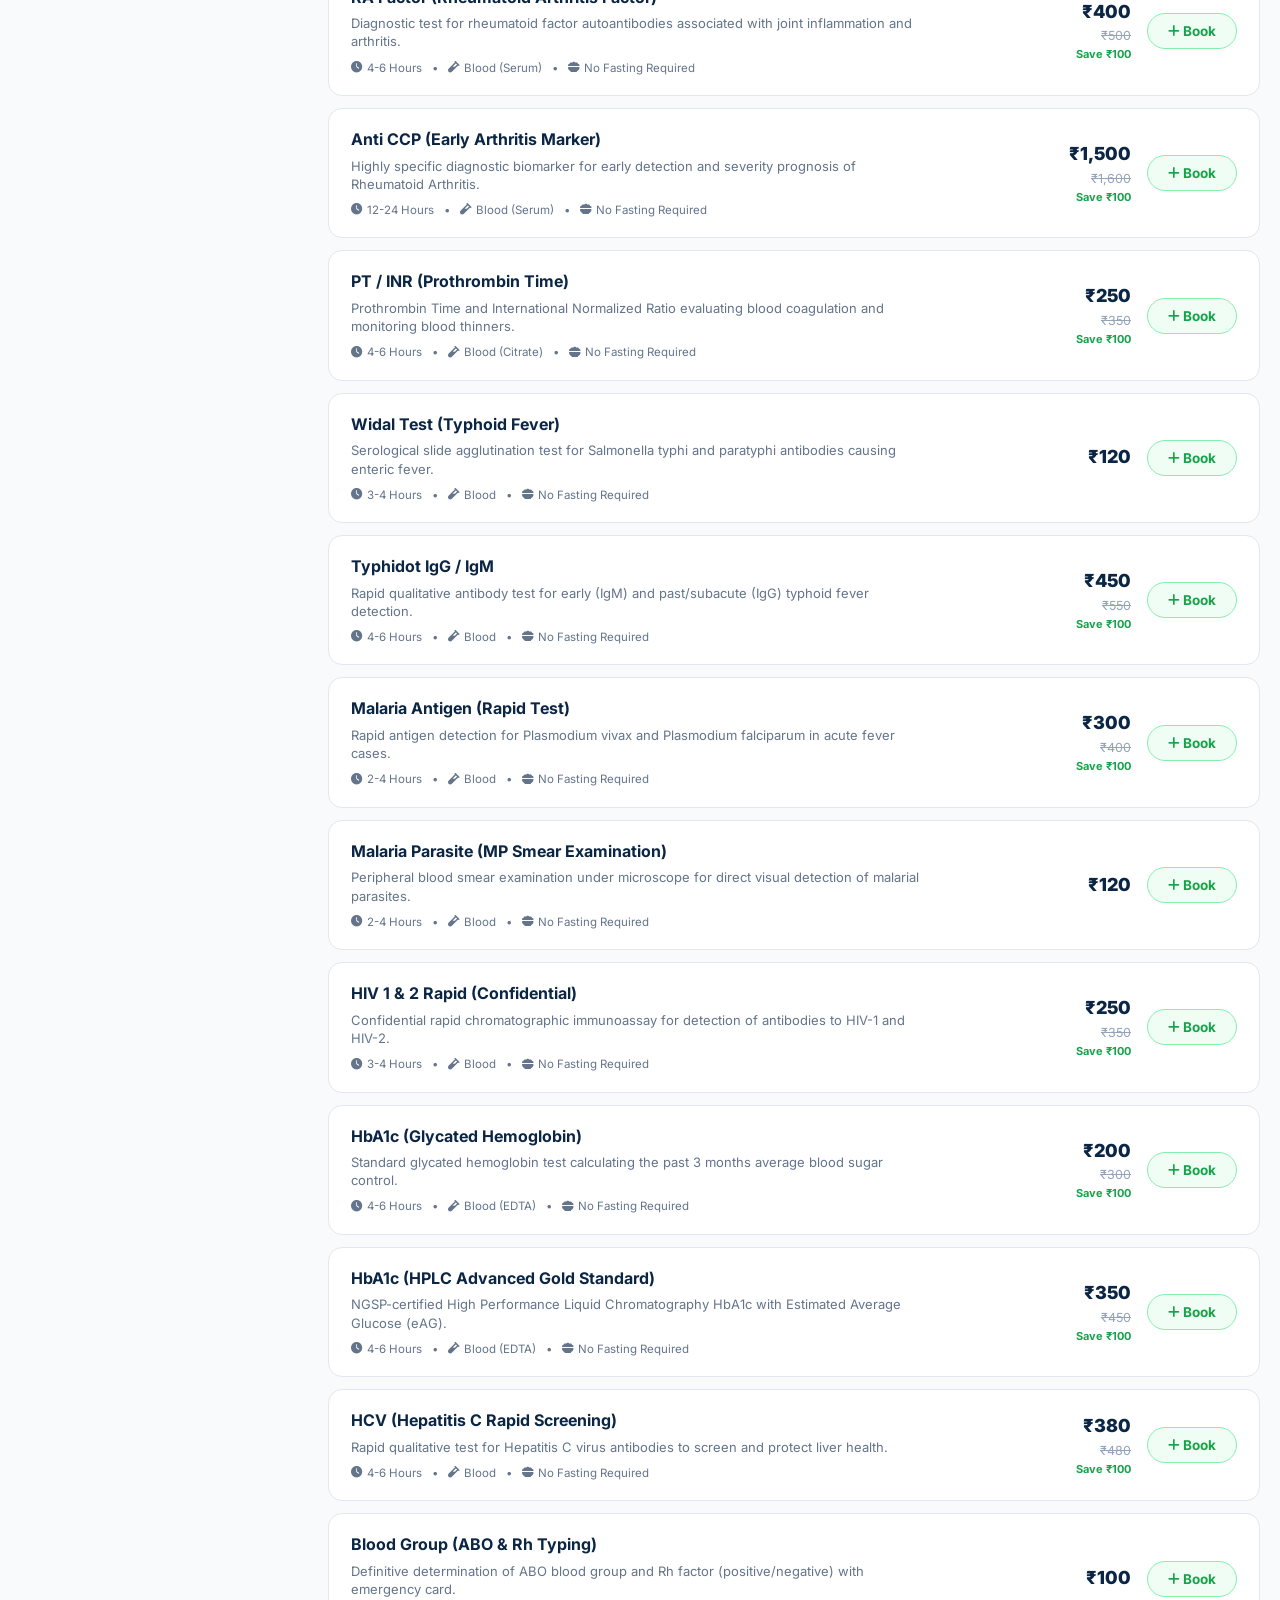
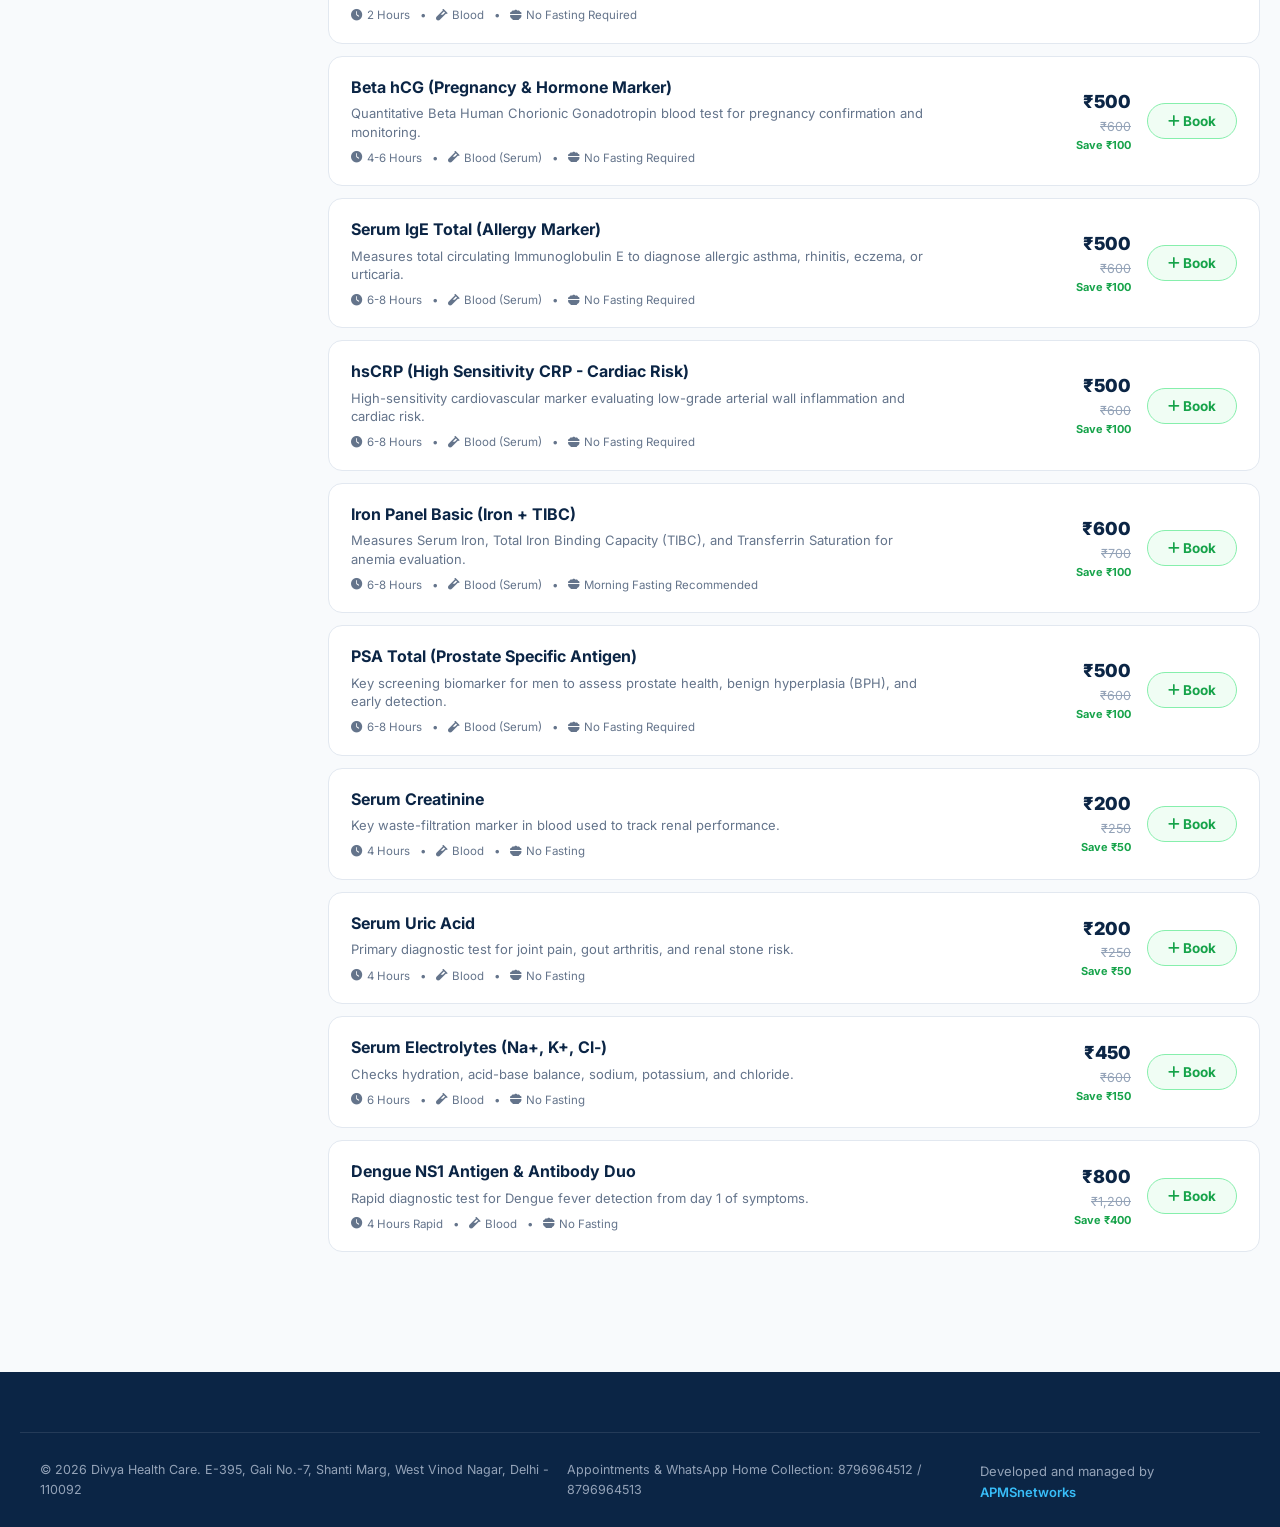
<file: tests.html>
<!DOCTYPE html>
<html lang="en">
<head>
  <meta charset="UTF-8">
  <meta name="viewport" content="width=device-width, initial-scale=1.0, maximum-scale=5.0">
  <meta http-equiv="X-UA-Compatible" content="ie=edge">
  
  <title>Tests & Health Packages | Divya Health Care West Vinod Nagar, Delhi</title>
  <meta name="description" content="Browse 32+ diagnostic blood tests and full body checkup packages at Divya Health Care, West Vinod Nagar, Delhi. CBC, Thyroid, HbA1c, LFT, KFT, Vitamin D, with Free Home Sample Collection.">
  <meta name="keywords" content="blood test list Delhi, full body checkup package price, CBC test cost West Vinod Nagar, Thyroid test cost Mandawali, HbA1c test price, Divya Health Care tests">
  
  <meta property="og:title" content="Tests & Health Packages Explorer | Divya Health Care">
  <meta property="og:description" content="Explore pathology tests and affordable full body packages with free doorstep collection in East Delhi.">
  <meta property="og:image" content="arrangement.jpg">

  <link rel="icon" type="image/png" href="logo.png">

  <!-- Google Fonts -->
  <link rel="preconnect" href="https://fonts.googleapis.com">
  <link rel="preconnect" href="https://fonts.gstatic.com" crossorigin>
  <link href="https://fonts.googleapis.com/css2?family=Inter:wght@400;500;600;700;800&family=Outfit:wght@500;600;700;800;900&display=swap" rel="stylesheet">
  <link rel="stylesheet" href="https://cdnjs.cloudflare.com/ajax/libs/font-awesome/6.5.1/css/all.min.css">

  <link rel="stylesheet" href="css/style.css">
  <link rel="stylesheet" href="css/responsive.css">

  <style>
    /* Explorer Page Specific Styles (Panel 2 Desktop & Mobile) */
    .explorer-hero {
      background: linear-gradient(135deg, #0b2545 0%, #134074 100%);
      color: #ffffff;
      padding: 44px 0 36px;
      position: relative;
      overflow: hidden;
    }

    .explorer-hero-inner {
      display: flex;
      justify-content: space-between;
      align-items: center;
      gap: 20px;
    }

    .explorer-hero-title h1 {
      color: #ffffff;
      font-size: 36px;
      font-weight: 850;
      margin-bottom: 8px;
    }

    .explorer-hero-title p {
      color: #93c5fd;
      font-size: 16px;
    }

    .explorer-hero-tag {
      background: rgba(255, 255, 255, 0.12);
      border: 1px solid rgba(255, 255, 255, 0.25);
      padding: 10px 18px;
      border-radius: var(--radius-full);
      font-size: 13.5px;
      font-weight: 700;
      color: #ffffff;
      display: flex;
      align-items: center;
      gap: 8px;
    }

    .explorer-layout {
      display: grid;
      grid-template-columns: 280px 1fr;
      gap: 32px;
      padding: 40px 0 60px;
    }

    /* Sidebar Filters */
    .filter-sidebar-card {
      background: #ffffff;
      border-radius: var(--radius-lg);
      border: 1px solid var(--border-light);
      padding: 24px;
      box-shadow: var(--shadow-sm);
      height: fit-content;
      position: sticky;
      top: 96px;
    }

    .filter-card-header {
      display: flex;
      align-items: center;
      justify-content: space-between;
      padding-bottom: 16px;
      margin-bottom: 20px;
      border-bottom: 1px solid var(--border-light);
    }

    .filter-card-header h3 {
      font-size: 17px;
      color: var(--primary-navy);
    }

    .btn-clear-filters {
      background: none;
      border: none;
      color: #0284c7;
      font-size: 12.5px;
      font-weight: 700;
      cursor: pointer;
    }

    .filter-group {
      margin-bottom: 22px;
    }

    .filter-group-title {
      font-size: 13.5px;
      font-weight: 700;
      color: var(--text-dark);
      margin-bottom: 12px;
      display: flex;
      align-items: center;
      justify-content: space-between;
    }

    .filter-checkbox-list {
      display: flex;
      flex-direction: column;
      gap: 9px;
    }

    .filter-checkbox-label {
      display: flex;
      align-items: center;
      gap: 10px;
      font-size: 13.5px;
      color: var(--text-body);
      cursor: pointer;
    }

    .filter-checkbox-label input {
      accent-color: #0284c7;
      width: 16px;
      height: 16px;
    }

    /* Main Area Controls */
    .explorer-controls-bar {
      display: flex;
      align-items: center;
      justify-content: space-between;
      gap: 16px;
      margin-bottom: 24px;
    }

    .explorer-search-wrap {
      flex-grow: 1;
      position: relative;
    }

    .explorer-search-wrap i {
      position: absolute;
      left: 16px;
      top: 50%;
      transform: translateY(-50%);
      color: #94a3b8;
    }

    .explorer-search-input {
      width: 100%;
      height: 46px;
      padding: 0 16px 0 44px;
      border-radius: var(--radius-full);
      border: 1.5px solid var(--border-light);
      font-size: 14px;
      outline: none;
      background: #ffffff;
    }

    .explorer-search-input:focus {
      border-color: #0284c7;
    }

    .explorer-sort-select {
      height: 46px;
      padding: 0 16px;
      border-radius: var(--radius-full);
      border: 1.5px solid var(--border-light);
      background: #ffffff;
      font-size: 13.5px;
      font-weight: 600;
      color: var(--text-dark);
      outline: none;
      cursor: pointer;
    }

    /* Tabs Bar */
    .explorer-type-tabs {
      display: flex;
      gap: 10px;
      margin-bottom: 24px;
      border-bottom: 1px solid var(--border-light);
      padding-bottom: 12px;
    }

    .type-tab-btn {
      background: #f1f5f9;
      color: var(--text-body);
      border: none;
      padding: 8px 18px;
      border-radius: var(--radius-full);
      font-size: 13.5px;
      font-weight: 700;
      cursor: pointer;
      transition: var(--trans-fast);
    }

    .type-tab-btn.active {
      background: var(--primary-navy);
      color: #ffffff;
    }

    /* Test Rows List */
    .individual-tests-list {
      display: flex;
      flex-direction: column;
      gap: 12px;
      margin-top: 24px;
    }

    .individual-test-card {
      background: #ffffff;
      border-radius: var(--radius-md);
      border: 1.5px solid var(--border-light);
      padding: 18px 22px;
      display: flex;
      align-items: center;
      justify-content: space-between;
      gap: 20px;
      transition: var(--trans-fast);
    }

    .individual-test-card:hover {
      border-color: #93c5fd;
      box-shadow: var(--shadow-sm);
    }

    .test-card-left {
      display: flex;
      flex-direction: column;
      gap: 4px;
      max-width: 65%;
    }

    .test-card-name {
      font-size: 16px;
      font-weight: 700;
      color: var(--primary-navy);
    }

    .test-card-desc {
      font-size: 13px;
      color: var(--text-muted);
      line-height: 1.4;
    }

    .test-card-badges {
      display: flex;
      align-items: center;
      gap: 10px;
      font-size: 11.5px;
      color: #64748b;
      margin-top: 4px;
    }

    .test-card-badges span {
      display: inline-flex;
      align-items: center;
      gap: 4px;
    }

    .test-card-right {
      display: flex;
      align-items: center;
      gap: 16px;
    }

    .test-card-price-box {
      text-align: right;
    }

    .test-card-price {
      font-size: 18px;
      font-weight: 850;
      color: var(--primary-navy);
    }

    .test-card-orig-price {
      font-size: 12.5px;
      color: #94a3b8;
      text-decoration: line-through;
    }

    .btn-add-test {
      background: #f0fdf4;
      color: #16a34a;
      border: 1.5px solid #86efac;
      padding: 9px 20px;
      border-radius: var(--radius-full);
      font-size: 13.5px;
      font-weight: 700;
      cursor: pointer;
      transition: var(--trans-fast);
    }

    .btn-add-test:hover {
      background: #16a34a;
      color: #ffffff;
    }

    .explorer-layout {
      display: grid;
      grid-template-columns: 280px 1fr;
      gap: 28px;
      margin-top: 30px;
      margin-bottom: 60px;
      position: relative;
    }

    .explorer-main-content {
      min-width: 0;
      max-width: 100%;
      width: 100%;
    }

    .explorer-controls-bar {
      display: flex;
      align-items: center;
      justify-content: space-between;
      gap: 12px;
      margin-bottom: 24px;
      flex-wrap: wrap;
    }

    .explorer-search-wrap {
      flex: 1 1 280px;
      position: relative;
    }

    .explorer-filter-sort-row {
      display: flex;
      align-items: center;
      gap: 10px;
    }

    .btn-mobile-filter-toggle {
      display: none;
      height: 46px;
      padding: 0 16px;
      background: #f1f5f9;
      border: 1.5px solid var(--border-light);
      border-radius: var(--radius-full);
      font-size: 13.5px;
      font-weight: 700;
      color: var(--primary-navy);
      cursor: pointer;
      align-items: center;
      gap: 8px;
      white-space: nowrap;
      transition: var(--trans-fast);
      position: relative;
    }

    .btn-mobile-filter-toggle:hover {
      background: #e2e8f0;
    }

    .active-filter-indicator {
      display: none;
      width: 8px;
      height: 8px;
      background: var(--brand-red);
      border-radius: 50%;
    }

    .btn-close-filter-drawer {
      display: none;
      background: #f1f5f9;
      border: none;
      width: 32px;
      height: 32px;
      border-radius: 50%;
      font-size: 15px;
      color: var(--text-dark);
      cursor: pointer;
      align-items: center;
      justify-content: center;
      transition: var(--trans-fast);
    }

    .btn-close-filter-drawer:hover {
      background: #e2e8f0;
    }

    .mobile-filter-apply-bar {
      display: none;
    }

    .filter-header-actions {
      display: flex;
      align-items: center;
      gap: 10px;
    }

    /* Table column responsiveness */
    .col-mobile-text {
      display: none;
    }

    .mobile-only-mrp,
    .mobile-only-save {
      display: none;
    }

    .mobile-price-stack {
      display: flex;
      flex-direction: column;
      align-items: flex-end;
      gap: 2px;
    }

    @media (max-width: 900px) {
      .explorer-layout {
        grid-template-columns: 1fr;
      }

      .btn-mobile-filter-toggle {
        display: inline-flex;
      }

      .explorer-controls-bar {
        gap: 10px;
      }

      .explorer-search-wrap {
        width: 100%;
        flex: 1 1 100%;
      }

      .explorer-filter-sort-row {
        width: 100%;
        display: grid;
        grid-template-columns: 1fr auto;
      }

      .explorer-sort-select {
        width: 100%;
      }

      /* Filter drawer for mobile */
      .filter-sidebar-backdrop {
        position: fixed;
        inset: 0;
        background: rgba(15, 23, 42, 0.6);
        backdrop-filter: blur(4px);
        -webkit-backdrop-filter: blur(4px);
        z-index: 1000;
        opacity: 0;
        visibility: hidden;
        transition: opacity 0.25s ease, visibility 0.25s ease;
      }

      .filter-sidebar-backdrop.active {
        opacity: 1;
        visibility: visible;
      }

      .filter-sidebar-card {
        position: fixed;
        bottom: 0;
        left: 0;
        right: 0;
        max-height: 85vh;
        background: #ffffff;
        border-radius: 20px 20px 0 0;
        box-shadow: 0 -10px 40px rgba(0, 0, 0, 0.3);
        z-index: 1001;
        overflow-y: auto;
        padding: 20px 20px 24px;
        transform: translateY(105%);
        transition: transform 0.3s cubic-bezier(0.16, 1, 0.3, 1);
        display: block !important;
      }

      .filter-sidebar-card.active {
        transform: translateY(0);
      }

      .btn-close-filter-drawer {
        display: inline-flex;
      }

      .filter-card-header {
        display: flex;
        align-items: center;
        justify-content: space-between;
        padding-bottom: 12px;
        border-bottom: 1px solid var(--border-light);
        margin-bottom: 16px;
      }

      .mobile-filter-apply-bar {
        display: block;
        position: sticky;
        bottom: -24px;
        background: #ffffff;
        padding-top: 14px;
        padding-bottom: 14px;
        margin-top: 20px;
        border-top: 1px solid var(--border-light);
      }

      .btn-mobile-apply-filters {
        width: 100%;
        height: 46px;
        background: var(--primary-navy);
        color: #ffffff;
        border: none;
        border-radius: var(--radius-full);
        font-size: 14px;
        font-weight: 700;
        cursor: pointer;
        transition: var(--trans-fast);
      }

      .btn-mobile-apply-filters:hover {
        background: #0284c7;
      }

      .explorer-hero-title h1 {
        font-size: 26px;
      }

      .explorer-hero-tag {
        display: none;
      }

      .individual-test-card {
        flex-direction: column;
        align-items: flex-start;
      }

      .test-card-left {
        max-width: 100%;
      }

      .test-card-right {
        width: 100%;
        justify-content: space-between;
        margin-top: 10px;
      }
    }

    /* Table Mobile Optimizations (<= 768px) */
    @media (max-width: 768px) {
      .col-desktop-only,
      .col-desktop-subtext {
        display: none !important;
      }

      .col-desktop-text {
        display: none !important;
      }

      .col-mobile-text {
        display: inline !important;
      }

      .official-price-table-wrapper {
        border-radius: var(--radius-md);
        border: 1px solid var(--border-light);
        box-shadow: none;
        overflow-x: auto;
        -webkit-overflow-scrolling: touch;
      }

      .official-price-table {
        width: 100%;
        min-width: 0 !important;
        table-layout: auto;
      }

      .official-price-table th,
      .official-price-table td {
        padding: 10px 8px;
        font-size: 12.5px;
      }

      .price-table-sno {
        width: 32px !important;
        font-size: 11.5px;
        padding-left: 8px !important;
        padding-right: 4px !important;
      }

      .price-table-name {
        gap: 2px;
      }

      .price-table-name .test-title-text {
        font-size: 13px;
        line-height: 1.3;
        font-weight: 700;
      }

      .price-table-subtext {
        font-size: 11px;
        gap: 4px;
        color: #64748b;
      }

      .mobile-only-mrp {
        display: inline-block;
        font-size: 11px;
        color: #94a3b8;
        text-decoration: line-through;
      }

      .mobile-only-save {
        display: inline-block;
        font-size: 10px;
        color: #059669;
        font-weight: 700;
      }

      .price-table-offer {
        font-size: 14.5px;
        line-height: 1.2;
      }

      .price-table-book-btn {
        padding: 6px 10px;
        font-size: 11.5px;
      }

      .price-table-book-btn span {
        display: inline;
      }
    }
  </style>
</head>
<body>

  <!-- Top Announcement Bar -->
  <div class="top-announcement-bar">
    <div class="container top-bar-inner">
      <div class="top-bar-left">
        <span class="top-bar-item"><i class="fa-solid fa-clock"></i> Lab Timings: 7:00 AM - 9:00 PM (All 7 Days)</span>
        <span class="top-bar-item"><i class="fa-solid fa-motorcycle"></i> Free Home Sample Collection in East Delhi</span>
      </div>
      <div class="top-bar-right">
        <span><i class="fa-solid fa-phone"></i> Call / WhatsApp:</span>
        <a href="tel:+918796964512" class="top-phone-link">8796964512</a>
        <span>|</span>
        <a href="tel:+918796964513" class="top-phone-link">8796964513</a>
      </div>
    </div>
  </div>

  <!-- Header -->
  <header class="site-header">
    <div class="container header-inner">
      <a href="index.html" class="brand-logo-wrap" title="Divya Health Care Home">
        <img src="logo.png" alt="Divya Health Care Logo" class="brand-logo-img">
        <div class="brand-text-block">
          <span class="brand-main-title">DIVYA <span class="highlight-red">HEALTH CARE</span></span>
          <span class="brand-motto">SEHAT • SEVA • SAMMAN</span>
        </div>
      </a>

      <nav class="desktop-nav-menu">
        <a href="index.html" class="nav-link">Home</a>
        <a href="tests.html" class="nav-link active">Tests & Packages</a>
        <a href="index.html#home-collection" class="nav-link">Home Collection</a>
        <a href="index.html#why-us" class="nav-link">About Lab</a>
        <a href="index.html#location" class="nav-link">Contact</a>
      </nav>

      <div class="header-right-actions">
        <div class="header-contact-phones">
          <a href="tel:+918796964512"><i class="fa-solid fa-phone text-accent"></i> 8796964512</a>
          <a href="tel:+918796964513"><i class="fa-solid fa-phone text-accent"></i> 8796964513</a>
        </div>
        <button type="button" class="btn-header-book" data-book-test="Full Body Health Checkup">
          <i class="fa-solid fa-calendar-check"></i>
          <span>Book Appointment</span>
        </button>
        <button type="button" class="mobile-menu-toggle-btn" id="mobileMenuToggle" aria-label="Open Menu">
          <i class="fa-solid fa-bars"></i>
        </button>
      </div>
    </div>
  </header>

  <!-- Explorer Hero Banner (Panel 2) -->
  <section class="explorer-hero">
    <div class="container explorer-hero-inner">
      <div class="explorer-hero-title">
        <h1>Tests & Health Packages</h1>
        <p>Choose from a wide range of diagnostic tests and preventive health packages</p>
      </div>
      <div class="explorer-hero-tag">
        <i class="fa-solid fa-flask-vial"></i>
        <span>Accurate Tests for a Healthier Tomorrow</span>
      </div>
    </div>
  </section>
 
  <!-- Quality & Accreditation Trust Ribbon -->
  <div class="container" style="margin-top: -24px; margin-bottom: 24px; position: relative; z-index: 2;">
    <div class="price-list-banner-ribbon">
      <div class="ribbon-features">
        <span class="ribbon-feat-item"><i class="fa-solid fa-circle-check"></i> Accurate Results</span>
        <span class="ribbon-feat-item"><i class="fa-solid fa-award"></i> NABL Certified Lab</span>
        <span class="ribbon-feat-item"><i class="fa-solid fa-microscope"></i> Advanced Technology</span>
        <span class="ribbon-feat-item"><i class="fa-solid fa-file-medical"></i> Digital Reports</span>
        <span class="ribbon-feat-item"><i class="fa-solid fa-motorcycle"></i> Free Home Sample Collection</span>
      </div>
      <a href="tel:+918796964512" class="ribbon-cta-btn">
        <i class="fa-solid fa-phone"></i>
        <span>Call: 8796964512</span>
      </a>
    </div>
  </div>

  <!-- Mobile Filter Backdrop -->
  <div class="filter-sidebar-backdrop" id="filterDrawerBackdrop"></div>

  <!-- Main Explorer Layout -->
  <section class="container explorer-layout">
    <!-- Sidebar Filters (Desktop Panel 2 & Mobile Drawer) -->
    <aside class="filter-sidebar-card" id="filterSidebarCard">
      <div class="filter-card-header">
        <h3>Filters</h3>
        <div class="filter-header-actions">
          <button type="button" class="btn-clear-filters" id="btnClearFilters">Clear All</button>
          <button type="button" class="btn-close-filter-drawer" id="btnCloseFilterDrawer" aria-label="Close filters">
            <i class="fa-solid fa-xmark"></i>
          </button>
        </div>
      </div>

      <!-- Health Concern -->
      <div class="filter-group">
        <div class="filter-group-title">Health Concern</div>
        <div class="filter-checkbox-list">
          <label class="filter-checkbox-label">
            <input type="checkbox" name="healthConcern" value="full-body" checked> General Health
          </label>
          <label class="filter-checkbox-label">
            <input type="checkbox" name="healthConcern" value="diabetes" checked> Diabetes
          </label>
          <label class="filter-checkbox-label">
            <input type="checkbox" name="healthConcern" value="thyroid" checked> Thyroid
          </label>
          <label class="filter-checkbox-label">
            <input type="checkbox" name="healthConcern" value="heart" checked> Heart Health
          </label>
          <label class="filter-checkbox-label">
            <input type="checkbox" name="healthConcern" value="liver-kidney" checked> Liver & Kidney Health
          </label>
          <label class="filter-checkbox-label">
            <input type="checkbox" name="healthConcern" value="vitamins" checked> Vitamin Deficiency
          </label>
          <label class="filter-checkbox-label">
            <input type="checkbox" name="healthConcern" value="fitness" checked> Fitness & Sports
          </label>
          <label class="filter-checkbox-label">
            <input type="checkbox" name="healthConcern" value="blood" checked> Blood & Infection
          </label>
        </div>
      </div>

      <!-- Test Type -->
      <div class="filter-group">
        <div class="filter-group-title">Test Type</div>
        <div class="filter-checkbox-list">
          <label class="filter-checkbox-label">
            <input type="checkbox" name="testTypeFilter" value="package" checked> Packages
          </label>
          <label class="filter-checkbox-label">
            <input type="checkbox" name="testTypeFilter" value="individual" checked> Individual Tests
          </label>
        </div>
      </div>

      <!-- Sample Type -->
      <div class="filter-group">
        <div class="filter-group-title">Sample Type</div>
        <div class="filter-checkbox-list">
          <label class="filter-checkbox-label">
            <input type="checkbox" name="sampleTypeFilter" value="Blood" checked> Blood
          </label>
          <label class="filter-checkbox-label">
            <input type="checkbox" name="sampleTypeFilter" value="Urine" checked> Urine
          </label>
        </div>
      </div>

      <!-- Collection Mode -->
      <div class="filter-group">
        <div class="filter-group-title">Collection Mode</div>
        <div class="filter-checkbox-list">
          <label class="filter-checkbox-label">
            <input type="checkbox" name="collectionMode" value="home" checked> Free Home Collection
          </label>
          <label class="filter-checkbox-label">
            <input type="checkbox" name="collectionMode" value="clinic" checked> Visit Clinic
          </label>
        </div>
      </div>

      <div class="mobile-filter-apply-bar">
        <button type="button" class="btn-mobile-apply-filters" id="btnApplyMobileFilters">
          Apply Filters (<span id="mobileFilteredCount">48</span> tests)
        </button>
      </div>
    </aside>

    <!-- Main Tests Content -->
    <main class="explorer-main-content">
      <!-- Search and Sort Controls -->
      <div class="explorer-controls-bar">
        <div class="explorer-search-wrap">
          <i class="fa-solid fa-magnifying-glass"></i>
          <input type="text" id="explorerSearchInput" class="explorer-search-input" placeholder="Search tests or packages (e.g. CBC, Lipid, Thyroid, CRP, Vitamin D)...">
        </div>
        <div class="explorer-filter-sort-row">
          <select id="explorerSortSelect" class="explorer-sort-select">
            <option value="popular">Sort: Popular</option>
            <option value="price-asc">Price: Low to High</option>
            <option value="price-desc">Price: High to Low</option>
          </select>
          <button type="button" class="btn-mobile-filter-toggle" id="btnMobileFilterToggle" aria-label="Open Filters">
            <i class="fa-solid fa-sliders"></i>
            <span>Filters</span>
            <span class="active-filter-indicator" id="filterActiveDot"></span>
          </button>
        </div>
      </div>

      <!-- Type Tabs -->
      <div class="explorer-type-tabs">
        <button type="button" class="type-tab-btn active" data-tab-type="all">All (<span id="countAll">48</span>)</button>
        <button type="button" class="type-tab-btn" data-tab-type="packages">Health Packages (<span id="countPackages">7</span>)</button>
        <button type="button" class="type-tab-btn" data-tab-type="tests">Individual Tests (<span id="countTests">41</span>)</button>
      </div>

      <!-- Section: Packages Grid -->
      <div id="explorerPackagesSection">
        <h3 style="font-size: 20px; color: var(--primary-navy); margin-bottom: 16px;">Comprehensive Health Checkup Packages</h3>
        <div class="packages-grid" id="explorerPackagesGrid"></div>
      </div>

      <!-- Section: Individual Tests List -->
      <div id="explorerIndividualTestsSection" style="margin-top: 40px;">
        <div class="price-list-view-header">
          <div>
            <h3 style="font-size: 20px; color: var(--primary-navy); margin-bottom: 4px;">Individual Tests & Official Price List</h3>
            <p style="font-size: 13px; color: var(--text-muted); margin: 0;">Transparent laboratory rates with MRP, discounted offer price, and free home sample collection</p>
          </div>
          <div class="price-list-view-toggle">
            <button type="button" class="view-toggle-btn active" id="btnViewCards" aria-label="Card View">
              <i class="fa-solid fa-grip"></i> Cards
            </button>
            <button type="button" class="view-toggle-btn" id="btnViewTable" aria-label="Table View">
              <i class="fa-solid fa-table-list"></i> Rate Table
            </button>
          </div>
        </div>

        <div class="individual-tests-list" id="explorerTestsList"></div>

        <div class="official-price-table-wrapper" id="explorerPriceTableWrapper" style="display: none;">
          <table class="official-price-table">
            <thead>
              <tr>
                <th class="col-sno" style="width: 44px; text-align: center;">S.No.</th>
                <th class="col-name">Test / Investigation Name</th>
                <th class="col-desktop-only">Sample / Fasting</th>
                <th class="col-desktop-only">Turnaround</th>
                <th class="col-desktop-only" style="text-align: right;">MRP (₹)</th>
                <th class="col-price" style="text-align: right;">
                  <span class="col-desktop-text">Offer Price (₹)</span>
                  <span class="col-mobile-text">Price</span>
                </th>
                <th class="col-desktop-only" style="text-align: center;">You Save</th>
                <th class="col-action" style="text-align: right;">Action</th>
              </tr>
            </thead>
            <tbody id="explorerPriceTableBody">
              <!-- Rendered dynamically -->
            </tbody>
          </table>
        </div>
      </div>
    </main>
  </section>

  <!-- Package Detail Modal -->
  <div class="modal-backdrop" id="packageDetailModal">
    <div class="pkg-detail-modal-card">
      <div class="pkg-modal-header">
        <h3 id="pkgModalTitle">Full Body Health Checkup</h3>
        <button type="button" class="btn-close-modal close-pkg-modal"><i class="fa-solid fa-xmark"></i></button>
      </div>

      <div class="pkg-modal-body">
        <div class="pkg-modal-hero-split">
          <div class="pkg-modal-img-wrap">
            <img id="pkgModalImage" src="Taking test2.jpg" alt="Health Package">
          </div>
          <div class="pkg-modal-hero-details">
            <div class="pkg-modal-stat-tags">
              <span class="stat-tag tag-tests" id="pkgModalTestCount">18 Tests Included</span>
              <span class="stat-tag tag-booked">Most Booked</span>
            </div>
            <div class="modal-price-box">
              <span class="price-current" id="pkgModalPrice">₹2,500</span>
              <span class="price-orig" id="pkgModalOriginalPrice">₹3,500</span>
              <span class="price-save" id="pkgModalDiscount">Save ₹1,000</span>
            </div>
            <p style="font-size: 13px; color: #64748b;">Includes free home sample collection across East Delhi & certified reports.</p>
          </div>
        </div>

        <div class="modal-nav-tabs">
          <button type="button" class="modal-tab-btn" data-tab="about">About</button>
          <button type="button" class="modal-tab-btn active" data-tab="tests">Tests Included</button>
          <button type="button" class="modal-tab-btn" data-tab="prep">Preparation</button>
          <button type="button" class="modal-tab-btn" data-tab="sample">Sample Type</button>
        </div>

        <div class="tab-content-panel" id="tab-about"></div>
        <div class="tab-content-panel active" id="tab-tests"></div>
        <div class="tab-content-panel" id="tab-prep"></div>
        <div class="tab-content-panel" id="tab-sample"></div>
      </div>

      <div class="pkg-modal-footer">
        <button type="button" class="btn-modal-ask-doc" id="btnPkgModalAskDoc">
          <i class="fa-brands fa-whatsapp" style="color:#25D366;"></i>
          <span>Ask a Doctor</span>
        </button>
        <button type="button" class="btn-modal-book-plan" id="btnPkgModalBook">
          <span>Book This Plan</span>
          <i class="fa-solid fa-arrow-right"></i>
        </button>
      </div>
    </div>
  </div>

  <!-- Booking Wizard Modal -->
  <div class="modal-backdrop" id="bookingModal">
    <div class="booking-modal-card">
      <div class="booking-modal-topbar">
        <h3 id="bookingModalHeaderTitle">Book Appointment</h3>
        <button type="button" class="btn-close-modal close-modal-btn"><i class="fa-solid fa-xmark"></i></button>
      </div>

      <div class="booking-step-indicator">
        <div class="step-item active" data-step="1">
          <div class="step-circle">1</div>
          <span class="step-title">Test</span>
        </div>
        <div class="step-item" data-step="2">
          <div class="step-circle">2</div>
          <span class="step-title">Date & Time</span>
        </div>
        <div class="step-item" data-step="3">
          <div class="step-circle">3</div>
          <span class="step-title">Details</span>
        </div>
        <div class="step-item" data-step="4">
          <div class="step-circle">4</div>
          <span class="step-title">Confirm</span>
        </div>
      </div>

      <div class="booking-wizard-body">
        <div class="booking-step-panel active" id="bookingStep1">
          <div class="selected-test-summary-card">
            <div class="selected-test-title-row">
              <h4 id="modalTestName">Full Body Health Checkup</h4>
              <span class="package-test-count" id="modalTestCount">18 Tests Included</span>
            </div>
            <div class="selected-test-price-row">
              <span class="modal-test-price" id="modalTestPrice">₹2,500</span>
              <span class="modal-test-original" id="modalTestOriginalPrice">₹3,500</span>
              <span class="modal-test-save" id="modalTestSave">Save ₹1,000</span>
            </div>
          </div>

          <div class="change-test-field-wrap">
            <label for="testSelectDropdown">Change Test / Package:</label>
            <select id="testSelectDropdown" class="styled-select"></select>
          </div>

          <div class="step-label-title">Choose Collection Type</div>
          <div class="collection-options-grid">
            <div class="collection-opt-card selected" id="optHomeCollection">
              <div class="col-icon-box"><i class="fa-solid fa-motorcycle"></i></div>
              <div class="col-text-box">
                <h5>Home Collection</h5>
                <p>We collect samples safely from your home</p>
              </div>
            </div>
            <div class="collection-opt-card" id="optClinicVisit">
              <div class="col-icon-box"><i class="fa-solid fa-hospital"></i></div>
              <div class="col-text-box">
                <h5>Visit Clinic</h5>
                <p>Visit our diagnostic centre in West Vinod Nagar</p>
              </div>
            </div>
          </div>

          <button type="button" class="btn-wizard-next" id="btnStep1Next">
            Continue to Date & Time <i class="fa-solid fa-arrow-right"></i>
          </button>
        </div>

        <div class="booking-step-panel" id="bookingStep2">
          <div class="step-label-title">Select Date</div>
          <div class="date-selector-row" id="dateSelectorContainer"></div>

          <div class="step-label-title">Select Time Slot</div>
          <div class="time-slots-grid" id="timeSlotsContainer"></div>

          <div class="wizard-nav-dual-btns">
            <button type="button" class="btn-wizard-back" id="btnStep2Back">Back</button>
            <button type="button" class="btn-wizard-continue" id="btnStep2Next">
              Continue to Details <i class="fa-solid fa-arrow-right"></i>
            </button>
          </div>
        </div>

        <div class="booking-step-panel" id="bookingStep3">
          <form id="bookingDetailsForm">
            <div class="step-label-title">Your Details</div>
            <div class="booking-form-stack">
              <div class="form-field-group">
                <label for="patientName">Full Name *</label>
                <input type="text" id="patientName" placeholder="Enter patient name" required>
              </div>

              <div class="form-field-group">
                <label for="patientPhone">WhatsApp Mobile Number *</label>
                <input type="tel" id="patientPhone" placeholder="10-digit mobile (e.g. 8796964512)" required pattern="[0-9]{10}">
              </div>

              <div class="form-field-group" id="stepAddressContainer">
                <div style="display: flex; justify-content: space-between; align-items: center; margin-bottom: 6px;">
                  <label for="patientAddress" style="margin-bottom: 0;">Collection Address (Home / Office) *</label>
                  <button type="button" class="btn-locate-inline" id="btnModalLocate">
                    <i class="fa-solid fa-location-crosshairs"></i>
                    <span>Locate Me</span>
                  </button>
                </div>
                <textarea id="patientAddress" placeholder="Type house no, gali no, landmark or click Locate Me" rows="2"></textarea>
              </div>

              <div class="form-field-group">
                <label for="patientNotes">Any Note / Special Instructions (Optional)</label>
                <input type="text" id="patientNotes" placeholder="e.g. Need fasting test at 7:30 AM">
              </div>

              <div class="consent-checkbox-row">
                <input type="checkbox" id="patientConsent" checked required>
                <label for="patientConsent">I agree to be contacted on WhatsApp for appointment confirmation & digital report delivery.</label>
              </div>
            </div>

            <div class="wizard-nav-dual-btns">
              <button type="button" class="btn-wizard-back" id="btnStep3Back">Back</button>
              <button type="submit" class="btn-confirm-wa-submit">
                <i class="fa-brands fa-whatsapp"></i> Confirm on WhatsApp
              </button>
            </div>
          </form>
        </div>

        <div class="booking-step-panel" id="bookingStep4">
          <div class="confirmation-content-box">
            <div class="success-check-circle">
              <i class="fa-solid fa-check"></i>
            </div>
            <h4>Booking Confirmed!</h4>
            <p>Your appointment request has been prepared for WhatsApp communication with Divya Health Care.</p>

            <div class="whatsapp-chat-preview-card">
              <div class="whatsapp-chat-bubble">
                <div id="whatsappMessagePreview"></div>
                <span class="whatsapp-bubble-time">Just now ✓✓</span>
              </div>
            </div>

            <button type="button" class="btn-open-wa-final" id="btnSendOnWhatsApp">
              <i class="fa-brands fa-whatsapp"></i>
              <span>View & Send on WhatsApp</span>
            </button>
          </div>
        </div>
      </div>
    </div>
  </div>

  <!-- Mobile Bottom Bar -->
  <div class="mobile-bottom-bar">
    <div class="mobile-bottom-bar-inner">
      <button type="button" class="btn-mobile-bar-book" data-book-test="Full Body Health Checkup">
        <i class="fa-solid fa-calendar-check"></i>
        <span>Book a Test</span>
      </button>
      <button type="button" class="btn-mobile-bar-wa" data-whatsapp-chat="Home Collection">
        <i class="fa-brands fa-whatsapp"></i>
        <span>WhatsApp</span>
      </button>
    </div>
  </div>

  <!-- LIVE ASSISTANCE WIDGET (Bottom Right) -->
  <div class="live-assistant-wrapper">
    <div class="assistant-greeting-bubble" id="assistantGreetingBubble">
      <button type="button" class="close-prompt-btn" id="closePromptBubble" aria-label="Close message">×</button>
      <p>👋 Need help finding a test or booking home sample collection in West Vinod Nagar?</p>
    </div>

    <button type="button" class="live-assistant-trigger" id="liveAssistantToggle" aria-label="Open Live Lab Assistant">
      <span class="assistant-online-ping"></span>
      <i class="fa-solid fa-comments assistant-open-icon"></i>
      <i class="fa-solid fa-xmark assistant-close-icon"></i>
    </button>

    <div class="live-assistant-drawer" id="liveAssistantDrawer">
      <div class="asst-drawer-header">
        <div class="asst-header-left">
          <div class="asst-header-avatar">
            <i class="fa-solid fa-user-doctor"></i>
          </div>
          <div class="asst-header-meta">
            <h4>Divya Health Assistant</h4>
            <span><i class="fa-solid fa-circle" style="font-size: 7px;"></i> Online • Typical reply in 2 mins</span>
          </div>
        </div>
        <button type="button" class="asst-close-btn" id="closeAssistantBtn"><i class="fa-solid fa-xmark"></i></button>
      </div>

      <div class="asst-drawer-body">
        <div class="asst-chat-bubble-system">
          Hello! Looking for a specific test or package? Our lab team is here to assist.
        </div>

        <div class="asst-quick-actions-box">
          <button type="button" class="asst-quick-action-btn" data-action="book-home">
            <i class="fa-solid fa-motorcycle"></i>
            <span>Book Home Sample Collection</span>
          </button>
          <button type="button" class="asst-quick-action-btn" data-action="upload-rx">
            <i class="fa-solid fa-camera"></i>
            <span>Send Prescription on WhatsApp</span>
          </button>
          <button type="button" class="asst-quick-action-btn" data-action="fasting-advice">
            <i class="fa-solid fa-circle-info"></i>
            <span>Fasting & Preparation Query</span>
          </button>
          <button type="button" class="asst-quick-action-btn btn-wa-action" data-action="whatsapp-direct">
            <i class="fa-brands fa-whatsapp"></i>
            <span>Direct WhatsApp Chat</span>
          </button>
        </div>
      </div>

      <div class="asst-drawer-footer">
        <i class="fa-solid fa-shield-check" style="color: #16a34a;"></i> NABL Associated Lab • West Vinod Nagar, Delhi
      </div>
    </div>
  </div>

  <!-- REAL-TIME ACTIVITY TOASTER -->
  <div class="live-activity-toaster" id="liveActivityToaster">
    <div class="toast-icon"><i class="fa-solid fa-motorcycle"></i></div>
    <div class="toast-content">
      <div class="toast-header-line">
        <span class="toast-title">Live Activity</span>
        <span class="toast-time">Just now</span>
      </div>
      <p class="toast-text">Sample collection booked in Mandawali</p>
    </div>
    <button type="button" class="toast-close-btn" aria-label="Close notification"><i class="fa-solid fa-xmark"></i></button>
  </div>

  <!-- Mobile Drawer Menu -->
  <div class="mobile-nav-drawer" id="mobileNavDrawer">
    <div class="mobile-drawer-content">
      <div class="mobile-drawer-header">
        <div class="brand-text-block">
          <span class="brand-main-title" style="font-size: 17px;">DIVYA <span class="highlight-red">HEALTH</span></span>
          <span class="brand-motto" style="font-size: 9px;">SEHAT • SEVA • SAMMAN</span>
        </div>
        <button type="button" class="btn-close-modal" id="closeMobileDrawer"><i class="fa-solid fa-xmark"></i></button>
      </div>

      <ul class="mobile-drawer-links">
        <li><a href="index.html"><i class="fa-solid fa-house"></i> Home</a></li>
        <li><a href="tests.html"><i class="fa-solid fa-vial-virus"></i> Tests & Packages</a></li>
        <li><a href="index.html#home-collection"><i class="fa-solid fa-motorcycle"></i> Home Collection</a></li>
        <li><a href="index.html#why-us"><i class="fa-solid fa-microscope"></i> About Laboratory</a></li>
        <li><a href="index.html#location"><i class="fa-solid fa-location-dot"></i> Clinic Location</a></li>
      </ul>
    </div>
  </div>

  <!-- Footer -->
  <footer class="site-footer">
    <div class="container footer-bottom-bar">
      <p>© 2026 Divya Health Care. E-395, Gali No.-7, Shanti Marg, West Vinod Nagar, Delhi - 110092</p>
      <p>Appointments & WhatsApp Home Collection: 8796964512 / 8796964513</p>
      <p class="footer-dev-credit">Developed and managed by <a href="https://apmsnetworks.com/" target="_blank" rel="noopener noreferrer">APMSnetworks</a></p>
    </div>
  </footer>

  <!-- Scripts -->
  <script src="js/tests-data.js"></script>
  <script src="js/booking.js"></script>
  <script src="js/app.js"></script>
  <script>
    // Explorer Page Logic
    document.addEventListener('DOMContentLoaded', () => {
      renderExplorerPage();
    });

    function renderExplorerPage() {
      const packagesGrid = document.getElementById('explorerPackagesGrid');
      const testsList = document.getElementById('explorerTestsList');
      const priceTableWrapper = document.getElementById('explorerPriceTableWrapper');
      const priceTableBody = document.getElementById('explorerPriceTableBody');
      const searchInput = document.getElementById('explorerSearchInput');
      const sortSelect = document.getElementById('explorerSortSelect');
      const typeTabs = document.querySelectorAll('.type-tab-btn');
      const btnViewCards = document.getElementById('btnViewCards');
      const btnViewTable = document.getElementById('btnViewTable');

      let currentTypeTab = 'all';
      let currentViewMode = 'cards'; // 'cards' or 'table'

      // Check URL query parameters (e.g. ?category=diabetes or ?search=CBC)
      const urlParams = new URLSearchParams(window.location.search);
      const urlCategory = urlParams.get('category');
      const urlSearch = urlParams.get('search');
      if (urlSearch) {
        searchInput.value = urlSearch;
      }

      // View toggle buttons
      if (btnViewCards && btnViewTable) {
        btnViewCards.addEventListener('click', () => {
          currentViewMode = 'cards';
          btnViewCards.classList.add('active');
          btnViewTable.classList.remove('active');
          if (testsList) testsList.style.display = 'flex';
          if (priceTableWrapper) priceTableWrapper.style.display = 'none';
        });

        btnViewTable.addEventListener('click', () => {
          currentViewMode = 'table';
          btnViewTable.classList.add('active');
          btnViewCards.classList.remove('active');
          if (testsList) testsList.style.display = 'none';
          if (priceTableWrapper) priceTableWrapper.style.display = 'block';
        });
      }

      function updateExplorer() {
        const query = searchInput.value.trim().toLowerCase();
        const sortMode = sortSelect.value;

        // Get selected health concerns
        const selectedConcerns = Array.from(document.querySelectorAll('input[name="healthConcern"]:checked')).map(cb => cb.value);
        // Get selected sample types
        const selectedSampleTypes = Array.from(document.querySelectorAll('input[name="sampleTypeFilter"]:checked')).map(cb => cb.value);
        // Get selected test types
        const selectedTestTypes = Array.from(document.querySelectorAll('input[name="testTypeFilter"]:checked')).map(cb => cb.value);

        // Filter packages
        let packages = [...window.diagnosticData.packages];
        let tests = [...window.diagnosticData.individualTests];

        // URL category filter
        if (urlCategory && urlCategory !== 'all') {
          packages = packages.filter(p => p.category === urlCategory);
          tests = tests.filter(t => t.category === urlCategory);
        }

        // Sidebar concern filter (if any are unchecked)
        if (selectedConcerns.length > 0 && selectedConcerns.length < 8) {
          packages = packages.filter(p => selectedConcerns.includes(p.category));
          tests = tests.filter(t => selectedConcerns.includes(t.category));
        }

        // Sample type filter
        if (selectedSampleTypes.length > 0 && selectedSampleTypes.length < 2) {
          packages = packages.filter(p => selectedSampleTypes.some(st => p.sampleType && p.sampleType.toLowerCase().includes(st.toLowerCase())));
          tests = tests.filter(t => selectedSampleTypes.some(st => t.sampleType && t.sampleType.toLowerCase().includes(st.toLowerCase())));
        }

        // Search query filter
        if (query) {
          packages = packages.filter(p => p.name.toLowerCase().includes(query) || (p.featuredTags && p.featuredTags.some(t => t.toLowerCase().includes(query))));
          tests = tests.filter(t => t.name.toLowerCase().includes(query) || (t.description && t.description.toLowerCase().includes(query)) || (t.category && t.category.toLowerCase().includes(query)));
        }

        // Sorting
        if (sortMode === 'price-asc') {
          packages.sort((a, b) => a.price - b.price);
          tests.sort((a, b) => a.price - b.price);
        } else if (sortMode === 'price-desc') {
          packages.sort((a, b) => b.price - a.price);
          tests.sort((a, b) => b.price - a.price);
        }

        // Counts
        document.getElementById('countPackages').textContent = packages.length;
        document.getElementById('countTests').textContent = tests.length;
        document.getElementById('countAll').textContent = packages.length + tests.length;
        const mobileFilteredCount = document.getElementById('mobileFilteredCount');
        if (mobileFilteredCount) {
          mobileFilteredCount.textContent = packages.length + tests.length;
        }

        // Render Packages
        const packagesSection = document.getElementById('explorerPackagesSection');
        const showPackages = (currentTypeTab === 'all' || currentTypeTab === 'packages') && (!selectedTestTypes.length || selectedTestTypes.includes('package')) && packages.length > 0;
        
        if (!showPackages) {
          packagesSection.style.display = 'none';
        } else {
          packagesSection.style.display = 'block';
          packagesGrid.innerHTML = packages.map(pkg => `
            <div class="package-card ${pkg.badge === 'Most Popular' ? 'featured' : ''}">
              ${pkg.badge ? `<div class="package-badge">${pkg.badge}</div>` : ''}
              <div class="package-card-header">
                <div class="pkg-icon-wrap">
                  <i class="fa-solid fa-person-circle-check"></i>
                </div>
                <div class="pkg-header-text">
                  <h3 class="package-title">${pkg.name}</h3>
                  <span class="package-test-count">${pkg.testCount} Tests Included</span>
                </div>
              </div>
              <p class="package-description">${pkg.tagline}</p>
              <div class="package-pricing">
                <div class="pricing-wrap">
                  <span class="current-price">₹${pkg.price.toLocaleString('en-IN')}</span>
                  <span class="original-price">₹${pkg.originalPrice.toLocaleString('en-IN')}</span>
                </div>
                <span class="save-badge">Save ₹${pkg.discount.toLocaleString('en-IN')}</span>
              </div>
              <div class="package-tags-wrap">
                ${pkg.featuredTags.map(t => `<span class="pkg-tag">${t}</span>`).join('')}
              </div>
              <div class="package-footer-actions">
                <button type="button" class="btn-primary-book" data-book-test="${pkg.id}">
                  <span>Book Now</span>
                  <i class="fa-solid fa-arrow-right"></i>
                </button>
                <button type="button" class="btn-outline-details" onclick="openPackageDetailModal('${pkg.id}')">
                  Details
                </button>
              </div>
            </div>
          `).join('');
        }

        // Render Tests
        const testsSection = document.getElementById('explorerIndividualTestsSection');
        const showTests = (currentTypeTab === 'all' || currentTypeTab === 'tests') && (!selectedTestTypes.length || selectedTestTypes.includes('individual')) && tests.length > 0;

        if (!showTests) {
          testsSection.style.display = 'none';
        } else {
          testsSection.style.display = 'block';

          // 1. Render Card View
          testsList.innerHTML = tests.map(test => {
            const discount = Math.max(0, test.originalPrice - test.price);
            return `
              <div class="individual-test-card">
                <div class="test-card-left">
                  <div class="test-card-name">${test.name}</div>
                  <div class="test-card-desc">${test.description}</div>
                  <div class="test-card-badges">
                    <span><i class="fa-solid fa-clock"></i> ${test.reportTime}</span>
                    <span>•</span>
                    <span><i class="fa-solid fa-vial"></i> ${test.sampleType}</span>
                    <span>•</span>
                    <span><i class="fa-solid fa-bowl-food"></i> ${test.fastingRequired}</span>
                  </div>
                </div>
                <div class="test-card-right">
                  <div class="test-card-price-box">
                    <div class="test-card-price">₹${test.price.toLocaleString('en-IN')}</div>
                    ${discount > 0 ? `<div class="test-card-orig-price">₹${test.originalPrice.toLocaleString('en-IN')}</div>` : ''}
                    ${discount > 0 ? `<div style="font-size: 11px; color: #16a34a; font-weight: 700;">Save ₹${discount}</div>` : ''}
                  </div>
                  <button type="button" class="btn-add-test" data-book-test="${test.id}">
                    <i class="fa-solid fa-plus"></i> Book
                  </button>
                </div>
              </div>
            `;
          }).join('');

          // 2. Render Table View (Official Price List View)
          if (priceTableBody) {
            priceTableBody.innerHTML = tests.map((test, index) => {
              const sno = String(index + 1).padStart(2, '0');
              const discount = Math.max(0, test.originalPrice - test.price);
              const savePercent = test.originalPrice > test.price 
                ? Math.round(((test.originalPrice - test.price) / test.originalPrice) * 100) 
                : 0;

              return `
                <tr>
                  <td class="price-table-sno col-sno">${sno}</td>
                  <td class="col-name">
                    <div class="price-table-name">
                      <span class="test-title-text">${test.name}</span>
                      <div class="price-table-subtext">
                        <span><i class="fa-solid fa-vial"></i> ${test.sampleType}</span>
                        <span>•</span>
                        <span><i class="fa-solid fa-clock"></i> ${test.reportTime}</span>
                        <span class="col-desktop-subtext">• ${test.fastingRequired}</span>
                      </div>
                    </div>
                  </td>
                  <td class="col-desktop-only">
                    <span style="font-size: 12px; color: #475569;">${test.fastingRequired}</span>
                  </td>
                  <td class="col-desktop-only">
                    <span style="font-size: 12.5px; color: #0284c7; font-weight: 600;"><i class="fa-solid fa-clock"></i> ${test.reportTime}</span>
                  </td>
                  <td class="col-desktop-only" style="text-align: right;">
                    <span class="price-table-mrp">₹${test.originalPrice.toLocaleString('en-IN')}</span>
                  </td>
                  <td class="col-price" style="text-align: right;">
                    <div class="mobile-price-stack">
                      <span class="price-table-offer">₹${test.price.toLocaleString('en-IN')}</span>
                      ${discount > 0 ? `<span class="mobile-only-mrp">₹${test.originalPrice.toLocaleString('en-IN')}</span>` : ''}
                      ${discount > 0 ? `<span class="mobile-only-save">Save ₹${discount}</span>` : ''}
                    </div>
                  </td>
                  <td class="col-desktop-only" style="text-align: center;">
                    ${discount > 0 ? `<span class="price-table-save">Save ₹${discount.toLocaleString('en-IN')} (${savePercent}%)</span>` : `<span style="color:#94a3b8; font-size:12px;">Standard Rate</span>`}
                  </td>
                  <td class="price-table-actions col-action">
                    <button type="button" class="price-table-book-btn" data-book-test="${test.id}">
                      <i class="fa-solid fa-calendar-plus"></i> <span>Book</span>
                    </button>
                  </td>
                </tr>
              `;
            }).join('');
          }
        }
      }

      // Mobile filter drawer logic
      const filterDrawer = document.getElementById('filterSidebarCard');
      const filterBackdrop = document.getElementById('filterDrawerBackdrop');
      const btnMobileFilterToggle = document.getElementById('btnMobileFilterToggle');
      const btnCloseFilterDrawer = document.getElementById('btnCloseFilterDrawer');
      const btnApplyMobileFilters = document.getElementById('btnApplyMobileFilters');
      const filterActiveDot = document.getElementById('filterActiveDot');

      function openFilterDrawer() {
        if (filterDrawer) filterDrawer.classList.add('active');
        if (filterBackdrop) filterBackdrop.classList.add('active');
        document.body.style.overflow = 'hidden';
      }

      function closeFilterDrawer() {
        if (filterDrawer) filterDrawer.classList.remove('active');
        if (filterBackdrop) filterBackdrop.classList.remove('active');
        document.body.style.overflow = '';
      }

      if (btnMobileFilterToggle) btnMobileFilterToggle.addEventListener('click', openFilterDrawer);
      if (btnCloseFilterDrawer) btnCloseFilterDrawer.addEventListener('click', closeFilterDrawer);
      if (filterBackdrop) filterBackdrop.addEventListener('click', closeFilterDrawer);
      if (btnApplyMobileFilters) btnApplyMobileFilters.addEventListener('click', closeFilterDrawer);

      // Event listeners
      searchInput.addEventListener('input', updateExplorer);
      sortSelect.addEventListener('change', updateExplorer);

      document.querySelectorAll('.filter-sidebar-card input[type="checkbox"]').forEach(cb => {
        cb.addEventListener('change', () => {
          // Check if any filter is unchecked to show indicator dot
          const totalCheckboxes = document.querySelectorAll('.filter-sidebar-card input[type="checkbox"]').length;
          const checkedCount = document.querySelectorAll('.filter-sidebar-card input[type="checkbox"]:checked').length;
          if (filterActiveDot) {
            filterActiveDot.style.display = checkedCount < totalCheckboxes ? 'inline-block' : 'none';
          }
          updateExplorer();
        });
      });

      typeTabs.forEach(btn => {
        btn.addEventListener('click', () => {
          typeTabs.forEach(b => b.classList.remove('active'));
          btn.classList.add('active');
          currentTypeTab = btn.getAttribute('data-tab-type');
          updateExplorer();
        });
      });

      // Clear filters
      const clearBtn = document.getElementById('btnClearFilters');
      if (clearBtn) {
        clearBtn.addEventListener('click', () => {
          searchInput.value = '';
          document.querySelectorAll('.filter-sidebar-card input[type="checkbox"]').forEach(cb => cb.checked = true);
          if (filterActiveDot) filterActiveDot.style.display = 'none';
          updateExplorer();
        });
      }

      updateExplorer();
    }
  </script>
</body>
</html>
</file>
<file: css/style.css>
/* ==========================================================================
   DIVYA HEALTH CARE - MODERN DIAGNOSTIC LAB DESIGN SYSTEM
   Sehat • Seva • Samman | Quality Diagnostics. Made Simple.
   ========================================================================== */

:root {
  /* Brand Color Palette */
  --primary-navy: #0b2545;
  --primary-blue: #134074;
  --primary-accent: #0284c7;
  --accent-light: #e0f2fe;
  --brand-red: #dc2626;
  --brand-red-hover: #b91c1c;
  --brand-red-light: #fee2e2;
  --whatsapp-green: #25D366;
  --whatsapp-dark: #128C7E;
  --whatsapp-light: #dcf8c6;
  
  /* Neutral Palette */
  --text-dark: #0f172a;
  --text-body: #334155;
  --text-muted: #64748b;
  --bg-page: #f8fafc;
  --bg-card: #ffffff;
  --border-light: #e2e8f0;
  --border-hover: #cbd5e1;

  /* Elevation & Shadows */
  --shadow-sm: 0 1px 3px rgba(15, 23, 42, 0.08);
  --shadow-md: 0 4px 14px rgba(15, 23, 42, 0.08);
  --shadow-lg: 0 10px 25px -5px rgba(15, 23, 42, 0.1), 0 8px 10px -6px rgba(15, 23, 42, 0.05);
  --shadow-xl: 0 20px 35px -5px rgba(15, 23, 42, 0.15);
  
  /* Geometry */
  --radius-sm: 8px;
  --radius-md: 14px;
  --radius-lg: 20px;
  --radius-xl: 28px;
  --radius-full: 9999px;
  
  /* Transitions */
  --trans-fast: 0.2s cubic-bezier(0.4, 0, 0.2, 1);
  --trans-smooth: 0.3s cubic-bezier(0.16, 1, 0.3, 1);
}

/* Reset & Base Styles */
*, *::before, *::after {
  box-sizing: border-box;
  margin: 0;
  padding: 0;
}

html {
  font-family: 'Inter', system-ui, -apple-system, BlinkMacSystemFont, 'Segoe UI', Roboto, sans-serif;
  scroll-behavior: smooth;
  -webkit-text-size-adjust: 100%;
  color: var(--text-body);
  background-color: var(--bg-page);
}

body {
  font-size: 15px;
  line-height: 1.6;
  overflow-x: hidden;
}

h1, h2, h3, h4, h5, h6 {
  font-family: 'Outfit', 'Inter', sans-serif;
  color: var(--text-dark);
  line-height: 1.25;
  font-weight: 700;
}

a {
  color: inherit;
  text-decoration: none;
  transition: var(--trans-fast);
}

button, input, select, textarea {
  font-family: inherit;
  font-size: inherit;
}

img {
  max-width: 100%;
  height: auto;
  display: block;
}

.container {
  width: 100%;
  max-width: 1240px;
  margin-left: auto;
  margin-right: auto;
  padding-left: 20px;
  padding-right: 20px;
}

/* ==========================================================================
   TOP ANNOUNCEMENT BAR
   ========================================================================== */
.top-announcement-bar {
  background: var(--primary-navy);
  color: #e2e8f0;
  font-size: 13px;
  padding: 8px 0;
  border-bottom: 1px solid rgba(255, 255, 255, 0.1);
}

.top-bar-inner {
  display: flex;
  justify-content: space-between;
  align-items: center;
}

.top-bar-left {
  display: flex;
  align-items: center;
  gap: 18px;
}

.top-bar-item {
  display: flex;
  align-items: center;
  gap: 6px;
}

.top-bar-item i {
  color: #38bdf8;
  font-size: 12px;
}

.top-bar-right {
  display: flex;
  align-items: center;
  gap: 16px;
}

.top-phone-link {
  display: inline-flex;
  align-items: center;
  gap: 6px;
  color: #ffffff;
  font-weight: 600;
  transition: var(--trans-fast);
}

.top-phone-link:hover {
  color: #38bdf8;
}

/* ==========================================================================
   HEADER & MAIN NAVIGATION
   ========================================================================== */
.site-header {
  position: sticky;
  top: 0;
  z-index: 99;
  background: rgba(255, 255, 255, 0.96);
  backdrop-filter: blur(12px);
  -webkit-backdrop-filter: blur(12px);
  border-bottom: 1px solid var(--border-light);
  box-shadow: 0 2px 10px rgba(0, 0, 0, 0.03);
}

.header-inner {
  display: flex;
  align-items: center;
  justify-content: space-between;
  height: 76px;
}

.brand-logo-wrap {
  display: flex;
  align-items: center;
  gap: 12px;
}

.brand-logo-img {
  height: 48px;
  width: auto;
  object-fit: contain;
}

.brand-text-block {
  display: flex;
  flex-direction: column;
}

.brand-main-title {
  font-size: 20px;
  font-weight: 800;
  letter-spacing: -0.5px;
  color: var(--primary-navy);
  line-height: 1.1;
}

.brand-main-title .highlight-red {
  color: var(--brand-red);
}

.brand-motto {
  font-size: 10.5px;
  font-weight: 700;
  letter-spacing: 1.5px;
  color: var(--primary-accent);
  text-transform: uppercase;
}

.desktop-nav-menu {
  display: flex;
  align-items: center;
  gap: 24px;
}

.nav-link {
  font-size: 14.5px;
  font-weight: 600;
  color: var(--text-body);
  position: relative;
  padding: 8px 2px;
}

.nav-link:hover, .nav-link.active {
  color: var(--primary-accent);
}

.nav-link::after {
  content: '';
  position: absolute;
  bottom: 0;
  left: 0;
  width: 0;
  height: 2.5px;
  background: var(--brand-red);
  border-radius: 2px;
  transition: width 0.25s ease;
}

.nav-link:hover::after, .nav-link.active::after {
  width: 100%;
}

.header-right-actions {
  display: flex;
  align-items: center;
  gap: 14px;
}

.header-contact-phones {
  display: flex;
  flex-direction: column;
  text-align: right;
  font-size: 12.5px;
  font-weight: 600;
  color: var(--text-dark);
}

.header-contact-phones a {
  display: inline-flex;
  align-items: center;
  justify-content: flex-end;
  gap: 5px;
  line-height: 1.3;
}

.header-contact-phones a:hover {
  color: var(--primary-accent);
}

.btn-header-book {
  display: inline-flex;
  align-items: center;
  gap: 8px;
  background: var(--brand-red);
  color: #ffffff;
  padding: 10px 18px;
  font-size: 14px;
  font-weight: 700;
  border-radius: var(--radius-full);
  border: none;
  cursor: pointer;
  box-shadow: 0 4px 14px rgba(220, 38, 38, 0.35);
  transition: var(--trans-fast);
}

.btn-header-book:hover {
  background: var(--brand-red-hover);
  transform: translateY(-1px);
  box-shadow: 0 6px 18px rgba(220, 38, 38, 0.45);
}

.mobile-menu-toggle-btn {
  display: none;
  background: none;
  border: none;
  font-size: 22px;
  color: var(--primary-navy);
  cursor: pointer;
  padding: 6px;
}

/* ==========================================================================
   HERO SECTION - POPULATED, DYNAMIC WITH ROTATING REAL PHOTOS
   ========================================================================== */
.hero-section {
  position: relative;
  padding: 44px 0 40px;
  background: linear-gradient(135deg, #f0fdf4 0%, #f8fafc 45%, #eff6ff 100%);
  overflow: hidden;
}

.hero-layout-grid {
  display: grid;
  grid-template-columns: 1.18fr 0.82fr;
  align-items: center;
  gap: 36px;
}

/* Live Active Status Pill */
.hero-live-status-pill {
  display: inline-flex;
  align-items: center;
  gap: 8px;
  background: #ecfdf5;
  border: 1px solid #a7f3d0;
  color: #065f46;
  font-size: 12px;
  font-weight: 700;
  padding: 6px 14px;
  border-radius: var(--radius-full);
  margin-bottom: 14px;
}

.pulsing-green-dot {
  width: 9px;
  height: 9px;
  border-radius: 50%;
  background: #10b981;
  box-shadow: 0 0 0 0 rgba(16, 185, 129, 0.7);
  animation: pulseDot 1.6s infinite;
}

@keyframes pulseDot {
  0% { transform: scale(0.95); box-shadow: 0 0 0 0 rgba(16, 185, 129, 0.7); }
  70% { transform: scale(1); box-shadow: 0 0 0 7px rgba(16, 185, 129, 0); }
  100% { transform: scale(0.95); box-shadow: 0 0 0 0 rgba(16, 185, 129, 0); }
}

.hero-main-heading {
  font-size: 44px;
  font-weight: 850;
  letter-spacing: -1.2px;
  color: var(--primary-navy);
  line-height: 1.12;
  margin-bottom: 14px;
}

.hero-main-heading .highlight-sky {
  color: #0284c7;
}

.hero-subtext-bullets {
  display: flex;
  flex-wrap: wrap;
  align-items: center;
  gap: 8px 12px;
  font-size: 14.5px;
  font-weight: 500;
  color: var(--text-body);
  margin-bottom: 22px;
}

.hero-subtext-bullets span {
  display: inline-flex;
  align-items: center;
  gap: 6px;
}

.hero-subtext-bullets span::after {
  content: '•';
  margin-left: 10px;
  color: #94a3b8;
}

.hero-subtext-bullets span:last-child::after {
  content: '';
}

/* Hero Quick Booking Inline Widget */
.hero-quick-booking-card {
  background: #ffffff;
  border-radius: var(--radius-lg);
  border: 1.5px solid #bae6fd;
  padding: 16px 20px;
  box-shadow: var(--shadow-md);
  margin-bottom: 22px;
}

.hero-quick-card-title {
  font-size: 13.5px;
  font-weight: 700;
  color: var(--primary-navy);
  margin-bottom: 10px;
  display: flex;
  align-items: center;
  gap: 6px;
}

.hero-quick-card-title i {
  color: var(--brand-red);
}

.hero-quick-form {
  display: grid;
  grid-template-columns: 1.3fr 1fr 1fr auto;
  gap: 8px;
  align-items: center;
}

.hero-quick-select,
.hero-quick-input {
  height: 44px;
  padding: 0 12px;
  border-radius: var(--radius-md);
  border: 1px solid var(--border-light);
  background: #f8fafc;
  font-size: 13.5px;
  outline: none;
  transition: var(--trans-fast);
}

.hero-quick-select:focus,
.hero-quick-input:focus {
  border-color: #0284c7;
  background: #ffffff;
}

.btn-hero-quick-submit {
  height: 44px;
  padding: 0 18px;
  background: var(--brand-red);
  color: #ffffff;
  border-radius: var(--radius-md);
  border: none;
  font-size: 13.5px;
  font-weight: 700;
  cursor: pointer;
  white-space: nowrap;
  display: inline-flex;
  align-items: center;
  gap: 6px;
  transition: var(--trans-fast);
}

.btn-hero-quick-submit:hover {
  background: var(--brand-red-hover);
}

.hero-address-group {
  position: relative;
  display: flex;
  align-items: center;
  width: 100%;
}

.hero-address-group .hero-address-input {
  width: 100%;
  padding-right: 96px;
}

.btn-hero-locate {
  position: absolute;
  right: 5px;
  top: 50%;
  transform: translateY(-50%);
  height: 32px;
  padding: 0 10px;
  background: #e0f2fe;
  color: #0284c7;
  border: 1px solid #bae6fd;
  border-radius: var(--radius-sm);
  font-size: 11px;
  font-weight: 700;
  cursor: pointer;
  display: inline-flex;
  align-items: center;
  gap: 5px;
  transition: var(--trans-fast);
  white-space: nowrap;
}

.btn-hero-locate:hover {
  background: #0284c7;
  color: #ffffff;
  border-color: #0284c7;
}

.btn-hero-locate.locating,
.btn-locate-inline.locating {
  background: #f1f5f9;
  color: #64748b;
  border-color: #cbd5e1;
  cursor: wait;
}

.btn-hero-locate.located,
.btn-locate-inline.located {
  background: #ecfdf5;
  color: #059669;
  border-color: #a7f3d0;
}

.btn-locate-inline {
  background: #e0f2fe;
  color: #0284c7;
  border: 1px solid #bae6fd;
  padding: 4px 10px;
  border-radius: var(--radius-full);
  font-size: 11.5px;
  font-weight: 700;
  cursor: pointer;
  display: inline-flex;
  align-items: center;
  gap: 5px;
  transition: var(--trans-fast);
}

.btn-locate-inline:hover {
  background: #0284c7;
  color: #ffffff;
  border-color: #0284c7;
}


/* Hero Live Stats Row */
.hero-live-stats-row {
  display: grid;
  grid-template-columns: repeat(4, 1fr);
  gap: 12px;
  padding-top: 14px;
  border-top: 1px dashed var(--border-light);
}

.hero-stat-box h4 {
  font-size: 18px;
  font-weight: 850;
  color: var(--primary-navy);
  line-height: 1.1;
}

.hero-stat-box p {
  font-size: 11.5px;
  color: var(--text-muted);
  line-height: 1.25;
  margin-top: 2px;
}

/* Dynamic Hero Photo Carousel (Right Column) */
.hero-slider-container {
  position: relative;
  border-radius: var(--radius-xl);
  overflow: hidden;
  box-shadow: var(--shadow-xl);
  background: #0f172a;
  border: 4px solid #ffffff;
  height: 440px;
}

.hero-slider-track {
  position: relative;
  width: 100%;
  height: 100%;
}

.hero-slider-slide {
  position: absolute;
  inset: 0;
  opacity: 0;
  visibility: hidden;
  transition: opacity 0.7s ease, transform 0.7s ease;
  transform: scale(1.02);
}

.hero-slider-slide.active {
  opacity: 1;
  visibility: visible;
  transform: scale(1);
}

.hero-slider-slide img {
  width: 100%;
  height: 100%;
  object-fit: cover;
}

/* Slider Gradient Overlay */
.hero-slider-slide::after {
  content: '';
  position: absolute;
  inset: 0;
  background: linear-gradient(180deg, rgba(11, 37, 69, 0.15) 0%, rgba(11, 37, 69, 0.75) 100%);
}

/* Floating Dynamic Slide Badge */
.hero-slide-badge-box {
  position: absolute;
  top: 18px;
  left: 18px;
  z-index: 10;
  background: rgba(255, 255, 255, 0.95);
  backdrop-filter: blur(8px);
  padding: 7px 14px;
  border-radius: var(--radius-full);
  font-size: 12.5px;
  font-weight: 700;
  color: var(--primary-navy);
  box-shadow: 0 4px 15px rgba(0, 0, 0, 0.15);
  display: inline-flex;
  align-items: center;
  gap: 7px;
}

.hero-slide-badge-box i {
  color: #0284c7;
}

/* Floating Slide Caption Box at Bottom */
.hero-slide-caption-box {
  position: absolute;
  bottom: 24px;
  left: 20px;
  right: 20px;
  z-index: 10;
  color: #ffffff;
}

.hero-slide-caption-box h4 {
  color: #ffffff;
  font-size: 16px;
  font-weight: 700;
  text-shadow: 0 2px 4px rgba(0, 0, 0, 0.5);
}

/* Slider Controls */
.hero-slider-nav-btns {
  position: absolute;
  bottom: 24px;
  right: 20px;
  z-index: 15;
  display: flex;
  gap: 8px;
}

.slider-nav-btn {
  width: 34px;
  height: 34px;
  border-radius: 50%;
  background: rgba(255, 255, 255, 0.85);
  backdrop-filter: blur(6px);
  border: none;
  display: flex;
  align-items: center;
  justify-content: center;
  color: var(--primary-navy);
  font-size: 12px;
  cursor: pointer;
  transition: var(--trans-fast);
}

.slider-nav-btn:hover {
  background: #ffffff;
  transform: scale(1.08);
}

.hero-slider-dots-box {
  position: absolute;
  bottom: 12px;
  left: 50%;
  transform: translateX(-50%);
  z-index: 15;
  display: flex;
  gap: 6px;
}

.slider-dot {
  width: 8px;
  height: 8px;
  border-radius: var(--radius-full);
  background: rgba(255, 255, 255, 0.5);
  border: none;
  cursor: pointer;
  transition: all 0.3s ease;
}

.slider-dot.active {
  width: 24px;
  background: #38bdf8;
}

/* ==========================================================================
   TRUST BADGES BAR
   ========================================================================== */
.trust-badges-bar {
  background: #ffffff;
  padding: 22px 0;
  border-bottom: 1px solid var(--border-light);
}

.trust-badges-grid {
  display: grid;
  grid-template-columns: repeat(5, 1fr);
  gap: 16px;
  align-items: center;
}

.trust-badge-item {
  display: flex;
  align-items: center;
  gap: 12px;
  padding: 6px 10px;
}

.trust-badge-icon {
  width: 44px;
  height: 44px;
  border-radius: 12px;
  background: #f0f9ff;
  color: #0284c7;
  display: flex;
  align-items: center;
  justify-content: center;
  font-size: 20px;
  flex-shrink: 0;
}

.trust-badge-item:nth-child(2) .trust-badge-icon {
  background: #f0fdf4;
  color: #16a34a;
}

.trust-badge-item:nth-child(3) .trust-badge-icon {
  background: #fef2f2;
  color: #dc2626;
}

.trust-badge-item:nth-child(4) .trust-badge-icon {
  background: #faf5ff;
  color: #9333ea;
}

.trust-badge-item:nth-child(5) .trust-badge-icon {
  background: #ecfdf5;
  color: #059669;
}

.trust-badge-text h4 {
  font-size: 13.5px;
  font-weight: 700;
  color: var(--text-dark);
  line-height: 1.2;
}

.trust-badge-text p {
  font-size: 12px;
  color: var(--text-muted);
}

/* ==========================================================================
   POPULAR HEALTH CHECKUP PACKAGES SECTION
   ========================================================================== */
.packages-section {
  padding: 56px 0 45px;
  background: #ffffff;
}

.section-header-row {
  display: flex;
  justify-content: space-between;
  align-items: flex-end;
  margin-bottom: 32px;
}

.section-title-wrap h2 {
  font-size: 32px;
  font-weight: 800;
  color: var(--primary-navy);
  margin-bottom: 6px;
}

.section-subtitle {
  font-size: 15px;
  color: var(--text-muted);
}

.section-link-more {
  display: inline-flex;
  align-items: center;
  gap: 6px;
  font-size: 14.5px;
  font-weight: 700;
  color: #0284c7;
  transition: var(--trans-fast);
}

.section-link-more:hover {
  gap: 9px;
  color: #0369a1;
}

.packages-grid {
  display: grid;
  grid-template-columns: repeat(3, 1fr);
  gap: 24px;
}

.package-card {
  position: relative;
  background: #ffffff;
  border-radius: var(--radius-lg);
  border: 1.5px solid var(--border-light);
  padding: 24px;
  display: flex;
  flex-direction: column;
  box-shadow: var(--shadow-sm);
  transition: var(--trans-smooth);
}

.package-card:hover {
  transform: translateY(-4px);
  border-color: #93c5fd;
  box-shadow: var(--shadow-lg);
}

.package-card.featured {
  border-color: var(--brand-red);
  background: linear-gradient(180deg, #fffbfb 0%, #ffffff 100%);
  box-shadow: 0 8px 25px rgba(220, 38, 38, 0.1);
}

.package-badge {
  position: absolute;
  top: -12px;
  right: 20px;
  background: var(--brand-red);
  color: #ffffff;
  font-size: 11px;
  font-weight: 800;
  text-transform: uppercase;
  letter-spacing: 0.6px;
  padding: 4px 12px;
  border-radius: var(--radius-full);
  box-shadow: 0 3px 10px rgba(220, 38, 38, 0.3);
}

.package-card-header {
  display: flex;
  align-items: center;
  gap: 14px;
  margin-bottom: 12px;
}

.pkg-icon-wrap {
  width: 46px;
  height: 46px;
  border-radius: 12px;
  background: #f0f9ff;
  color: #0284c7;
  display: flex;
  align-items: center;
  justify-content: center;
  font-size: 22px;
  flex-shrink: 0;
}

.package-card.featured .pkg-icon-wrap {
  background: #fef2f2;
  color: var(--brand-red);
}

.package-title {
  font-size: 18px;
  font-weight: 800;
  color: var(--primary-navy);
  line-height: 1.25;
}

.package-test-count {
  display: inline-block;
  font-size: 12.5px;
  font-weight: 700;
  color: #0284c7;
  background: #e0f2fe;
  padding: 2px 8px;
  border-radius: 6px;
  margin-top: 3px;
}

.package-description {
  font-size: 13.5px;
  color: var(--text-muted);
  line-height: 1.45;
  margin-bottom: 16px;
  min-height: 40px;
}

.package-pricing {
  display: flex;
  align-items: baseline;
  justify-content: space-between;
  margin-bottom: 16px;
  padding-bottom: 14px;
  border-bottom: 1px dashed var(--border-light);
}

.pricing-wrap {
  display: flex;
  align-items: baseline;
  gap: 8px;
}

.current-price {
  font-size: 26px;
  font-weight: 850;
  color: var(--primary-navy);
}

.original-price {
  font-size: 15px;
  color: #94a3b8;
  text-decoration: line-through;
}

.save-badge {
  font-size: 12px;
  font-weight: 700;
  color: #15803d;
  background: #dcfce7;
  padding: 4px 10px;
  border-radius: var(--radius-full);
}

.package-tags-wrap {
  display: flex;
  flex-wrap: wrap;
  align-items: flex-start;
  align-content: flex-start;
  gap: 6px;
  margin-bottom: 20px;
  min-height: 64px;
  flex-grow: 1;
}

.pkg-tag {
  display: inline-flex;
  align-items: center;
  font-size: 11.5px;
  font-weight: 600;
  color: #475569;
  background: #f1f5f9;
  padding: 0 10px;
  height: 28px;
  border-radius: 6px;
  line-height: 28px;
  white-space: nowrap;
}

.package-footer-actions {
  display: grid;
  grid-template-columns: 1fr auto;
  gap: 10px;
  margin-top: auto;
}

.btn-primary-book {
  display: flex;
  align-items: center;
  justify-content: center;
  gap: 8px;
  background: var(--primary-navy);
  color: #ffffff;
  padding: 12px 18px;
  font-size: 14px;
  font-weight: 700;
  border-radius: var(--radius-md);
  border: none;
  cursor: pointer;
  transition: var(--trans-fast);
}

.btn-primary-book:hover {
  background: #0284c7;
}

.package-card.featured .btn-primary-book {
  background: var(--brand-red);
}

.package-card.featured .btn-primary-book:hover {
  background: var(--brand-red-hover);
}

.btn-outline-details {
  background: #f8fafc;
  color: var(--text-dark);
  border: 1px solid var(--border-light);
  padding: 12px 16px;
  font-size: 13.5px;
  font-weight: 600;
  border-radius: var(--radius-md);
  cursor: pointer;
  transition: var(--trans-fast);
}

.btn-outline-details:hover {
  background: #f1f5f9;
  border-color: #cbd5e1;
}

/* ==========================================================================
   CATEGORY GRID
   ========================================================================== */
.category-section {
  padding: 24px 0 48px;
  background: #ffffff;
}

.category-grid {
  display: grid;
  grid-template-columns: repeat(6, 1fr);
  gap: 16px;
}

.category-grid-item {
  display: flex;
  flex-direction: column;
  align-items: center;
  text-align: center;
  padding: 18px 10px;
  background: #f8fafc;
  border-radius: var(--radius-lg);
  border: 1px solid var(--border-light);
  transition: var(--trans-smooth);
}

.category-grid-item:hover {
  background: #ffffff;
  border-color: #0284c7;
  transform: translateY(-3px);
  box-shadow: var(--shadow-md);
}

.cat-icon-circle {
  width: 54px;
  height: 54px;
  border-radius: 50%;
  background: #ffffff;
  color: #0284c7;
  display: flex;
  align-items: center;
  justify-content: center;
  font-size: 22px;
  margin-bottom: 10px;
  box-shadow: 0 2px 8px rgba(0, 0, 0, 0.06);
  transition: var(--trans-fast);
}

.category-grid-item:hover .cat-icon-circle {
  background: #0284c7;
  color: #ffffff;
}

.cat-name {
  font-size: 14px;
  font-weight: 700;
  color: var(--text-dark);
  margin-bottom: 2px;
}

.cat-count {
  font-size: 11.5px;
  color: var(--text-muted);
}

/* ==========================================================================
   LIVE SEARCH FOR TESTS
   ========================================================================== */
.search-find-section {
  padding: 48px 0;
  background: linear-gradient(180deg, #ffffff 0%, #f0fdf4 100%);
  border-top: 1px solid var(--border-light);
  border-bottom: 1px solid var(--border-light);
}

.search-container-box {
  background: #ffffff;
  border-radius: var(--radius-xl);
  padding: 36px 32px;
  box-shadow: var(--shadow-lg);
  border: 1px solid var(--border-light);
  position: relative;
}

.search-box-header {
  text-align: center;
  max-width: 680px;
  margin: 0 auto 24px;
}

.search-box-header h3 {
  font-size: 26px;
  font-weight: 800;
  color: var(--primary-navy);
  margin-bottom: 6px;
}

.search-box-header p {
  font-size: 14.5px;
  color: var(--text-muted);
}

.search-input-wrapper {
  position: relative;
  max-width: 760px;
  margin: 0 auto 18px;
}

.search-input-wrapper i.search-icon {
  position: absolute;
  left: 20px;
  top: 50%;
  transform: translateY(-50%);
  color: #94a3b8;
  font-size: 18px;
}

.test-search-field {
  width: 100%;
  height: 58px;
  padding: 12px 130px 12px 52px;
  font-size: 15.5px;
  border-radius: var(--radius-full);
  border: 2px solid var(--border-light);
  background: #f8fafc;
  outline: none;
  transition: var(--trans-fast);
}

.test-search-field:focus {
  border-color: #0284c7;
  background: #ffffff;
  box-shadow: 0 0 0 4px rgba(2, 132, 199, 0.12);
}

.btn-search-trigger {
  position: absolute;
  right: 8px;
  top: 50%;
  transform: translateY(-50%);
  background: var(--primary-navy);
  color: #ffffff;
  border: none;
  height: 44px;
  padding: 0 22px;
  border-radius: var(--radius-full);
  font-size: 14px;
  font-weight: 700;
  cursor: pointer;
  transition: var(--trans-fast);
}

.btn-search-trigger:hover {
  background: #0284c7;
}

.live-search-results-box {
  position: absolute;
  top: calc(100% + 8px);
  left: 0;
  right: 0;
  background: #ffffff;
  border-radius: var(--radius-md);
  border: 1px solid var(--border-light);
  box-shadow: var(--shadow-xl);
  max-height: 380px;
  overflow-y: auto;
  z-index: 50;
  display: none;
}

.live-search-results-box.active {
  display: block;
}

.search-result-item {
  display: flex;
  align-items: center;
  justify-content: space-between;
  padding: 12px 18px;
  border-bottom: 1px solid #f1f5f9;
  cursor: pointer;
  transition: var(--trans-fast);
}

.search-result-item:hover {
  background: #f0f9ff;
}

.result-left {
  display: flex;
  align-items: center;
  gap: 12px;
}

.result-badge {
  font-size: 10px;
  font-weight: 800;
  text-transform: uppercase;
  padding: 3px 7px;
  border-radius: 4px;
}

.badge-pkg {
  background: #fef2f2;
  color: var(--brand-red);
}

.badge-test {
  background: #e0f2fe;
  color: #0369a1;
}

.result-name {
  font-size: 14px;
  color: var(--text-dark);
}

.result-right {
  display: flex;
  align-items: center;
  gap: 12px;
}

.result-price {
  font-size: 14px;
  font-weight: 700;
  color: var(--primary-navy);
}

.btn-book-sm {
  background: var(--brand-red);
  color: #ffffff;
  border: none;
  font-size: 12px;
  font-weight: 700;
  padding: 5px 12px;
  border-radius: var(--radius-full);
  cursor: pointer;
}

.no-search-results {
  padding: 24px;
  text-align: center;
  color: var(--text-muted);
}

.btn-ask-wa {
  display: inline-flex;
  align-items: center;
  gap: 6px;
  margin-top: 10px;
  background: var(--whatsapp-green);
  color: #ffffff;
  padding: 8px 16px;
  font-size: 13px;
  font-weight: 700;
  border-radius: var(--radius-full);
  border: none;
  cursor: pointer;
}

.quick-tags-line {
  display: flex;
  align-items: center;
  justify-content: center;
  flex-wrap: wrap;
  gap: 8px;
  font-size: 13px;
}

.quick-tag-label {
  font-weight: 700;
  color: var(--text-muted);
}

.quick-search-tag {
  background: #f1f5f9;
  color: var(--text-body);
  padding: 5px 12px;
  border-radius: var(--radius-full);
  border: none;
  font-size: 12.5px;
  font-weight: 600;
  cursor: pointer;
  transition: var(--trans-fast);
}

.quick-search-tag:hover {
  background: #0284c7;
  color: #ffffff;
}

/* ==========================================================================
   DOCTOR CONSULTATION CARD
   ========================================================================== */
.doctor-consult-section {
  padding: 40px 0;
  background: #ffffff;
}

.doctor-consult-card {
  background: linear-gradient(135deg, #0b2545 0%, #134074 100%);
  border-radius: var(--radius-xl);
  padding: 36px 40px;
  color: #ffffff;
  display: grid;
  grid-template-columns: auto 1fr auto;
  align-items: center;
  gap: 32px;
  box-shadow: var(--shadow-xl);
  position: relative;
  overflow: hidden;
}

.doctor-avatar-wrap {
  position: relative;
}

.doctor-avatar-circle {
  width: 90px;
  height: 90px;
  border-radius: 50%;
  background: #ffffff;
  border: 3px solid #38bdf8;
  display: flex;
  align-items: center;
  justify-content: center;
  font-size: 44px;
  color: #0284c7;
  overflow: hidden;
}

.doc-online-dot {
  position: absolute;
  bottom: 4px;
  right: 6px;
  width: 16px;
  height: 16px;
  border-radius: 50%;
  background: #22c55e;
  border: 2px solid #ffffff;
}

.doctor-info-text h3 {
  color: #ffffff;
  font-size: 24px;
  font-weight: 800;
  margin-bottom: 8px;
}

.doctor-info-text p {
  color: #cbd5e1;
  font-size: 15px;
  max-width: 580px;
  margin-bottom: 14px;
}

.doctor-features-list {
  display: flex;
  align-items: center;
  gap: 20px;
  font-size: 12.5px;
  color: #e2e8f0;
}

.doctor-features-list span {
  display: inline-flex;
  align-items: center;
  gap: 6px;
}

.doctor-features-list i {
  color: #38bdf8;
}

.doctor-actions-col {
  display: flex;
  flex-direction: column;
  gap: 12px;
}

.btn-doc-whatsapp {
  display: inline-flex;
  align-items: center;
  justify-content: center;
  gap: 10px;
  background: var(--whatsapp-green);
  color: #ffffff;
  padding: 13px 24px;
  border-radius: var(--radius-full);
  font-size: 14.5px;
  font-weight: 700;
  box-shadow: 0 4px 14px rgba(37, 211, 102, 0.4);
  transition: var(--trans-fast);
}

.btn-doc-whatsapp:hover {
  background: var(--whatsapp-dark);
  transform: translateY(-2px);
}

.btn-doc-call {
  display: inline-flex;
  align-items: center;
  justify-content: center;
  gap: 10px;
  background: rgba(255, 255, 255, 0.12);
  color: #ffffff;
  padding: 12px 24px;
  border-radius: var(--radius-full);
  font-size: 14px;
  font-weight: 700;
  border: 1px solid rgba(255, 255, 255, 0.25);
  transition: var(--trans-fast);
}

.btn-doc-call:hover {
  background: #ffffff;
  color: var(--primary-navy);
}

/* ==========================================================================
   PRESCRIPTION UPLOAD PROMO BANNER
   ========================================================================== */
.rx-banner-section {
  padding: 30px 0 50px;
  background: #ffffff;
}

.rx-banner-card {
  background: #f0fdf4;
  border: 1.5px dashed #86efac;
  border-radius: var(--radius-lg);
  padding: 24px 30px;
  display: flex;
  align-items: center;
  justify-content: space-between;
  gap: 20px;
}

.rx-banner-left {
  display: flex;
  align-items: center;
  gap: 18px;
}

.rx-icon-box {
  width: 52px;
  height: 52px;
  border-radius: 14px;
  background: #dcfce7;
  color: #15803d;
  display: flex;
  align-items: center;
  justify-content: center;
  font-size: 26px;
  flex-shrink: 0;
}

.rx-text-box h4 {
  font-size: 18px;
  color: #14532d;
  margin-bottom: 4px;
}

.rx-text-box p {
  font-size: 13.5px;
  color: #166534;
}

.btn-upload-rx {
  display: inline-flex;
  align-items: center;
  gap: 8px;
  background: #16a34a;
  color: #ffffff;
  padding: 12px 22px;
  border-radius: var(--radius-full);
  font-size: 14px;
  font-weight: 700;
  border: none;
  cursor: pointer;
  white-space: nowrap;
  transition: var(--trans-fast);
}

.btn-upload-rx:hover {
  background: #15803d;
}

/* ==========================================================================
   LOCATION STRIP & QUALITY SECTION
   ========================================================================== */
.info-strip-banner {
  background: #f8fafc;
  border-top: 1px solid var(--border-light);
  border-bottom: 1px solid var(--border-light);
  padding: 18px 0;
}

.info-strip-grid {
  display: grid;
  grid-template-columns: 1fr 1.3fr 1fr;
  align-items: center;
  gap: 20px;
}

.info-strip-item {
  display: flex;
  align-items: center;
  gap: 14px;
}

.info-strip-icon {
  width: 42px;
  height: 42px;
  border-radius: 50%;
  background: #ffffff;
  border: 1px solid var(--border-light);
  color: #0284c7;
  display: flex;
  align-items: center;
  justify-content: center;
  font-size: 18px;
  flex-shrink: 0;
}

.info-strip-item:first-child .info-strip-icon {
  color: var(--brand-red);
}

.info-strip-content h5 {
  font-size: 13.5px;
  font-weight: 700;
  color: var(--primary-navy);
  margin-bottom: 2px;
}

.info-strip-content p {
  font-size: 12.5px;
  color: var(--text-muted);
  line-height: 1.3;
}

.why-us-section {
  padding: 60px 0;
  background: #ffffff;
}

.why-us-grid {
  display: grid;
  grid-template-columns: 1fr 1fr;
  gap: 48px;
  align-items: center;
}

.why-us-image-collage {
  display: grid;
  grid-template-columns: 1fr 1fr;
  gap: 16px;
  position: relative;
}

.why-img-card {
  border-radius: var(--radius-md);
  overflow: hidden;
  box-shadow: var(--shadow-md);
  border: 2px solid #ffffff;
}

.why-img-card img {
  width: 100%;
  height: 200px;
  object-fit: cover;
}

.why-us-content h2 {
  font-size: 32px;
  margin-bottom: 14px;
  color: var(--primary-navy);
}

.why-us-content p.lead {
  font-size: 15.5px;
  color: var(--text-body);
  margin-bottom: 24px;
}

.why-features-stack {
  display: flex;
  flex-direction: column;
  gap: 18px;
}

.why-feature-row {
  display: flex;
  align-items: flex-start;
  gap: 16px;
}

.why-feat-icon {
  width: 38px;
  height: 38px;
  border-radius: 10px;
  background: #e0f2fe;
  color: #0284c7;
  display: flex;
  align-items: center;
  justify-content: center;
  font-size: 16px;
  flex-shrink: 0;
  margin-top: 2px;
}

.why-feat-text h4 {
  font-size: 15px;
  font-weight: 700;
  color: var(--primary-navy);
  margin-bottom: 3px;
}

.why-feat-text p {
  font-size: 13.5px;
  color: var(--text-muted);
}

/* ==========================================================================
   GOOGLE MAPS & REACH US SECTION
   ========================================================================== */
.location-section {
  padding: 60px 0;
  background: #f8fafc;
  border-top: 1px solid var(--border-light);
}

.location-layout-grid {
  display: grid;
  grid-template-columns: 1.1fr 0.9fr;
  gap: 36px;
  align-items: stretch;
}

.map-wrapper-card {
  background: #ffffff;
  border-radius: var(--radius-lg);
  overflow: hidden;
  box-shadow: var(--shadow-md);
  border: 1px solid var(--border-light);
  display: flex;
  flex-direction: column;
}

.map-iframe-container {
  height: 360px;
  width: 100%;
}

.map-iframe-container iframe {
  width: 100%;
  height: 100%;
  border: 0;
}

.map-footer-bar {
  padding: 16px 20px;
  background: #ffffff;
  display: flex;
  align-items: center;
  justify-content: space-between;
}

.btn-open-google-maps {
  display: inline-flex;
  align-items: center;
  gap: 8px;
  background: #0284c7;
  color: #ffffff;
  padding: 10px 18px;
  border-radius: var(--radius-full);
  font-size: 13.5px;
  font-weight: 700;
  transition: var(--trans-fast);
}

.btn-open-google-maps:hover {
  background: #0369a1;
}

.location-details-card {
  background: #ffffff;
  border-radius: var(--radius-lg);
  padding: 32px;
  border: 1px solid var(--border-light);
  box-shadow: var(--shadow-md);
  display: flex;
  flex-direction: column;
  justify-content: space-between;
}

.loc-badge {
  display: inline-block;
  font-size: 11.5px;
  font-weight: 800;
  color: var(--brand-red);
  background: var(--brand-red-light);
  padding: 4px 10px;
  border-radius: var(--radius-full);
  text-transform: uppercase;
  margin-bottom: 12px;
}

.location-details-card h3 {
  font-size: 24px;
  color: var(--primary-navy);
  margin-bottom: 16px;
}

.loc-info-list {
  display: flex;
  flex-direction: column;
  gap: 16px;
  margin-bottom: 24px;
}

.loc-info-item {
  display: flex;
  align-items: flex-start;
  gap: 12px;
  font-size: 14px;
  color: var(--text-body);
}

.loc-info-item i {
  color: #0284c7;
  font-size: 16px;
  margin-top: 3px;
  flex-shrink: 0;
}

.service-areas-pill-box {
  background: #f1f5f9;
  border-radius: var(--radius-md);
  padding: 14px 16px;
  margin-bottom: 24px;
}

.service-areas-pill-box h5 {
  font-size: 12.5px;
  font-weight: 700;
  color: var(--primary-navy);
  margin-bottom: 8px;
}

.service-areas-tags {
  display: flex;
  flex-wrap: wrap;
  gap: 6px;
}

.service-areas-tags span {
  font-size: 11.5px;
  background: #ffffff;
  color: #334155;
  padding: 3px 8px;
  border-radius: 4px;
  border: 1px solid var(--border-light);
}

.location-action-btns {
  display: flex;
  gap: 12px;
}

.btn-loc-wa {
  flex: 1;
  display: inline-flex;
  align-items: center;
  justify-content: center;
  gap: 8px;
  background: var(--whatsapp-green);
  color: #ffffff;
  padding: 12px;
  border-radius: var(--radius-full);
  font-size: 14px;
  font-weight: 700;
}

.btn-loc-call {
  flex: 1;
  display: inline-flex;
  align-items: center;
  justify-content: center;
  gap: 8px;
  background: var(--primary-navy);
  color: #ffffff;
  padding: 12px;
  border-radius: var(--radius-full);
  font-size: 14px;
  font-weight: 700;
}

/* ==========================================================================
   TESTIMONIALS, FAQ, & FOOTER
   ========================================================================== */
.testimonials-section {
  padding: 60px 0;
  background: #ffffff;
}

.reviews-grid {
  display: grid;
  grid-template-columns: repeat(3, 1fr);
  gap: 24px;
}

.review-card {
  background: #f8fafc;
  border-radius: var(--radius-lg);
  padding: 24px;
  border: 1px solid var(--border-light);
  display: flex;
  flex-direction: column;
}

.review-stars {
  color: #f59e0b;
  font-size: 14px;
  margin-bottom: 12px;
}

.review-text {
  font-size: 14px;
  color: var(--text-body);
  line-height: 1.5;
  margin-bottom: 16px;
  flex-grow: 1;
}

.reviewer-meta {
  display: flex;
  align-items: center;
  gap: 12px;
}

.reviewer-avatar {
  width: 40px;
  height: 40px;
  border-radius: 50%;
  background: #bfdbfe;
  color: #1e40af;
  display: flex;
  align-items: center;
  justify-content: center;
  font-weight: 700;
  font-size: 14px;
}

.reviewer-info h5 {
  font-size: 13.5px;
  font-weight: 700;
  color: var(--text-dark);
}

.reviewer-info span {
  font-size: 11.5px;
  color: var(--text-muted);
}

.faq-section {
  padding: 60px 0;
  background: #f8fafc;
  border-top: 1px solid var(--border-light);
}

.faq-max-wrap {
  max-width: 800px;
  margin: 0 auto;
}

.faq-accordion-stack {
  display: flex;
  flex-direction: column;
  gap: 14px;
}

.faq-accordion-item {
  background: #ffffff;
  border-radius: var(--radius-md);
  border: 1px solid var(--border-light);
  overflow: hidden;
  transition: var(--trans-fast);
}

.faq-question {
  width: 100%;
  padding: 18px 22px;
  background: none;
  border: none;
  display: flex;
  align-items: center;
  justify-content: space-between;
  gap: 12px;
  font-size: 15.5px;
  font-weight: 700;
  color: var(--text-dark);
  text-align: left;
  cursor: pointer;
}

.faq-question i {
  color: #0284c7;
  font-size: 14px;
  transition: transform 0.25s ease;
}

.faq-accordion-item.active .faq-question i {
  transform: rotate(180deg);
}

.faq-answer {
  max-height: 0;
  overflow: hidden;
  transition: max-height 0.3s ease;
  padding: 0 22px;
  font-size: 14px;
  color: var(--text-body);
  line-height: 1.6;
}

.faq-accordion-item.active .faq-answer {
  max-height: 250px;
  padding-bottom: 20px;
}

.site-footer {
  background: var(--primary-navy);
  color: #94a3b8;
  font-size: 14px;
  padding: 60px 0 24px;
}

.footer-top-grid {
  display: grid;
  grid-template-columns: 1.5fr 1fr 1fr 1.2fr;
  gap: 36px;
  margin-bottom: 48px;
}

.footer-brand h4 {
  color: #ffffff;
  font-size: 20px;
  margin-bottom: 12px;
}

.footer-brand p {
  line-height: 1.55;
  margin-bottom: 16px;
}

.footer-col h5 {
  color: #ffffff;
  font-size: 15px;
  margin-bottom: 16px;
}

.footer-nav-list {
  list-style: none;
  display: flex;
  flex-direction: column;
  gap: 10px;
}

.footer-nav-list a:hover {
  color: #38bdf8;
}

.footer-contact-list {
  list-style: none;
  display: flex;
  flex-direction: column;
  gap: 12px;
}

.footer-contact-list li {
  display: flex;
  align-items: flex-start;
  gap: 10px;
}

.footer-contact-list i {
  color: #38bdf8;
  margin-top: 4px;
}

.footer-bottom-bar {
  padding-top: 24px;
  border-top: 1px solid rgba(255, 255, 255, 0.1);
  display: flex;
  justify-content: space-between;
  align-items: center;
  font-size: 12.5px;
}

/* ==========================================================================
   PACKAGE DETAIL MODAL & BOOKING MODAL
   ========================================================================== */
.modal-backdrop {
  position: fixed;
  inset: 0;
  background: rgba(15, 23, 42, 0.65);
  backdrop-filter: blur(6px);
  -webkit-backdrop-filter: blur(6px);
  z-index: 999;
  display: flex;
  align-items: center;
  justify-content: center;
  padding: 20px;
  opacity: 0;
  visibility: hidden;
  transition: all 0.25s ease;
}

.modal-backdrop.active {
  opacity: 1;
  visibility: visible;
}

.pkg-detail-modal-card,
.booking-modal-card {
  background: #ffffff;
  border-radius: var(--radius-xl);
  width: 100%;
  max-width: 820px;
  max-height: 90vh;
  overflow: hidden;
  display: flex;
  flex-direction: column;
  box-shadow: var(--shadow-xl);
  transform: scale(0.95);
  transition: transform 0.25s ease;
}

.booking-modal-card {
  max-width: 520px;
  max-height: 94vh;
}

.modal-backdrop.active .pkg-detail-modal-card,
.modal-backdrop.active .booking-modal-card {
  transform: scale(1);
}

.pkg-modal-header,
.booking-modal-topbar {
  display: flex;
  align-items: center;
  justify-content: space-between;
  padding: 20px 26px;
  border-bottom: 1px solid var(--border-light);
}

.pkg-modal-header h3,
.booking-modal-topbar h3 {
  font-size: 20px;
  color: var(--primary-navy);
}

.btn-close-modal {
  background: #f1f5f9;
  border: none;
  width: 36px;
  height: 36px;
  border-radius: 50%;
  display: flex;
  align-items: center;
  justify-content: center;
  color: var(--text-dark);
  font-size: 16px;
  cursor: pointer;
  transition: var(--trans-fast);
}

.btn-close-modal:hover {
  background: #e2e8f0;
}

.pkg-modal-body {
  overflow-y: auto;
  padding: 24px 26px;
}

.pkg-modal-hero-split {
  display: grid;
  grid-template-columns: 240px 1fr;
  gap: 20px;
  margin-bottom: 24px;
}

.pkg-modal-img-wrap {
  border-radius: var(--radius-md);
  overflow: hidden;
  height: 170px;
}

.pkg-modal-img-wrap img {
  width: 100%;
  height: 100%;
  object-fit: cover;
}

.pkg-modal-hero-details {
  display: flex;
  flex-direction: column;
  justify-content: center;
}

.pkg-modal-stat-tags {
  display: flex;
  gap: 8px;
  margin-bottom: 10px;
}

.stat-tag {
  font-size: 12px;
  font-weight: 700;
  padding: 4px 10px;
  border-radius: var(--radius-full);
}

.stat-tag.tag-tests {
  background: #e0f2fe;
  color: #0369a1;
}

.stat-tag.tag-booked {
  background: #fef2f2;
  color: var(--brand-red);
}

.modal-price-box {
  display: flex;
  align-items: baseline;
  gap: 10px;
  margin-bottom: 8px;
}

.modal-price-box .price-current {
  font-size: 28px;
  font-weight: 850;
  color: var(--primary-navy);
}

.modal-price-box .price-orig {
  font-size: 16px;
  color: #94a3b8;
  text-decoration: line-through;
}

.modal-price-box .price-save {
  font-size: 12px;
  font-weight: 700;
  color: #15803d;
  background: #dcfce7;
  padding: 3px 8px;
  border-radius: var(--radius-full);
}

.modal-nav-tabs {
  display: flex;
  border-bottom: 1px solid var(--border-light);
  gap: 20px;
  margin-bottom: 20px;
}

.modal-tab-btn {
  background: none;
  border: none;
  padding: 10px 0;
  font-size: 14.5px;
  font-weight: 600;
  color: var(--text-muted);
  cursor: pointer;
  position: relative;
}

.modal-tab-btn.active {
  color: #0284c7;
}

.modal-tab-btn.active::after {
  content: '';
  position: absolute;
  bottom: -1px;
  left: 0;
  width: 100%;
  height: 2.5px;
  background: #0284c7;
}

.tab-content-panel {
  display: none;
}

.tab-content-panel.active {
  display: block;
}

.tests-checklist-grid {
  display: grid;
  grid-template-columns: 1fr 1fr;
  gap: 10px 20px;
  max-height: 260px;
  overflow-y: auto;
  padding-right: 8px;
}

.test-item-row {
  display: flex;
  align-items: flex-start;
  gap: 8px;
  font-size: 13.5px;
  color: var(--text-dark);
}

.test-item-row i {
  color: #16a34a;
  margin-top: 4px;
  font-size: 13px;
  flex-shrink: 0;
}

.pkg-quick-features {
  display: grid;
  grid-template-columns: 1fr 1fr;
  gap: 12px;
  margin-top: 14px;
}

.q-feature {
  display: flex;
  align-items: center;
  gap: 10px;
  font-size: 13px;
  background: #f8fafc;
  padding: 10px 14px;
  border-radius: var(--radius-sm);
  border: 1px solid var(--border-light);
}

.q-feature i {
  color: #0284c7;
}

.preparation-guidelines ul {
  margin-left: 20px;
  margin-top: 10px;
  display: flex;
  flex-direction: column;
  gap: 8px;
  font-size: 13.5px;
}

.pkg-modal-footer {
  padding: 18px 26px;
  border-top: 1px solid var(--border-light);
  display: flex;
  align-items: center;
  justify-content: flex-end;
  gap: 12px;
  background: #f8fafc;
}

.btn-modal-book-plan {
  background: var(--brand-red);
  color: #ffffff;
  border: none;
  padding: 12px 24px;
  font-size: 14.5px;
  font-weight: 700;
  border-radius: var(--radius-full);
  cursor: pointer;
  display: inline-flex;
  align-items: center;
  gap: 8px;
}

.btn-modal-ask-doc {
  background: #ffffff;
  color: var(--text-dark);
  border: 1.5px solid var(--border-light);
  padding: 12px 20px;
  font-size: 14px;
  font-weight: 700;
  border-radius: var(--radius-full);
  cursor: pointer;
  display: inline-flex;
  align-items: center;
  gap: 8px;
}

/* Stepper inside Booking Modal */
.booking-step-indicator {
  display: flex;
  align-items: center;
  justify-content: space-between;
  padding: 14px 28px;
  background: #f8fafc;
  border-bottom: 1px solid var(--border-light);
}

.step-item {
  display: flex;
  flex-direction: column;
  align-items: center;
  position: relative;
  z-index: 2;
}

.step-circle {
  width: 32px;
  height: 32px;
  border-radius: 50%;
  background: #e2e8f0;
  color: #64748b;
  font-size: 13px;
  font-weight: 700;
  display: flex;
  align-items: center;
  justify-content: center;
  margin-bottom: 4px;
  transition: var(--trans-fast);
}

.step-title {
  font-size: 11px;
  font-weight: 600;
  color: #64748b;
}

.step-item.active .step-circle {
  background: #0284c7;
  color: #ffffff;
  box-shadow: 0 0 0 4px rgba(2, 132, 199, 0.2);
}

.step-item.active .step-title {
  color: #0284c7;
  font-weight: 700;
}

.step-item.completed .step-circle {
  background: #16a34a;
  color: #ffffff;
}

.booking-wizard-body {
  overflow-y: auto;
  padding: 22px;
  flex-grow: 1;
}

.booking-step-panel {
  display: none;
}

.booking-step-panel.active {
  display: block;
}

.selected-test-summary-card {
  background: #f0f9ff;
  border: 1.5px solid #bae6fd;
  border-radius: var(--radius-md);
  padding: 16px;
  margin-bottom: 20px;
}

.selected-test-title-row {
  display: flex;
  justify-content: space-between;
  align-items: flex-start;
  margin-bottom: 8px;
}

.selected-test-title-row h4 {
  font-size: 17px;
  color: var(--primary-navy);
}

.selected-test-price-row {
  display: flex;
  align-items: baseline;
  gap: 8px;
}

.modal-test-price {
  font-size: 22px;
  font-weight: 850;
  color: var(--primary-navy);
}

.modal-test-original {
  font-size: 13.5px;
  color: #94a3b8;
  text-decoration: line-through;
}

.modal-test-save {
  font-size: 11px;
  font-weight: 700;
  color: #15803d;
  background: #dcfce7;
  padding: 2px 7px;
  border-radius: var(--radius-full);
}

.change-test-field-wrap {
  margin-bottom: 20px;
}

.change-test-field-wrap label {
  display: block;
  font-size: 12.5px;
  font-weight: 700;
  color: var(--text-dark);
  margin-bottom: 6px;
}

.styled-select {
  width: 100%;
  height: 44px;
  padding: 0 14px;
  border-radius: var(--radius-md);
  border: 1.5px solid var(--border-light);
  background: #f8fafc;
  font-size: 14px;
  outline: none;
}

.step-label-title {
  font-size: 14px;
  font-weight: 700;
  color: var(--text-dark);
  margin-bottom: 12px;
}

.collection-options-grid {
  display: flex;
  flex-direction: column;
  gap: 12px;
  margin-bottom: 24px;
}

.collection-opt-card {
  display: flex;
  align-items: center;
  gap: 14px;
  padding: 16px;
  border-radius: var(--radius-md);
  border: 2px solid var(--border-light);
  background: #ffffff;
  cursor: pointer;
  transition: var(--trans-fast);
}

.collection-opt-card:hover {
  border-color: #93c5fd;
}

.collection-opt-card.selected {
  border-color: #0284c7;
  background: #f0f9ff;
}

.col-icon-box {
  width: 44px;
  height: 44px;
  border-radius: 12px;
  background: #e0f2fe;
  color: #0284c7;
  display: flex;
  align-items: center;
  justify-content: center;
  font-size: 20px;
  flex-shrink: 0;
}

.collection-opt-card:last-child .col-icon-box {
  background: #fef2f2;
  color: var(--brand-red);
}

.col-text-box h5 {
  font-size: 15px;
  font-weight: 700;
  color: var(--text-dark);
  margin-bottom: 2px;
}

.col-text-box p {
  font-size: 12.5px;
  color: var(--text-muted);
}

.btn-wizard-next {
  width: 100%;
  height: 50px;
  background: var(--primary-navy);
  color: #ffffff;
  border-radius: var(--radius-full);
  border: none;
  font-size: 15px;
  font-weight: 700;
  cursor: pointer;
  transition: var(--trans-fast);
}

.btn-wizard-next:hover {
  background: #0284c7;
}

.date-selector-row {
  display: flex;
  gap: 10px;
  overflow-x: auto;
  padding-bottom: 12px;
  margin-bottom: 24px;
}

.date-slot-pill {
  flex: 0 0 74px;
  display: flex;
  flex-direction: column;
  align-items: center;
  padding: 12px 6px;
  background: #f8fafc;
  border: 1.5px solid var(--border-light);
  border-radius: var(--radius-md);
  cursor: pointer;
  transition: var(--trans-fast);
}

.date-slot-pill:hover {
  border-color: #0284c7;
}

.date-slot-pill.selected {
  background: #0284c7;
  border-color: #0284c7;
  color: #ffffff;
}

.date-slot-pill .day-title {
  font-size: 11px;
  font-weight: 600;
  margin-bottom: 4px;
}

.date-slot-pill .day-number {
  font-size: 20px;
  font-weight: 850;
  line-height: 1;
}

.date-slot-pill .month-name {
  font-size: 11px;
  margin-top: 3px;
}

.time-slots-grid {
  display: grid;
  grid-template-columns: repeat(3, 1fr);
  gap: 10px;
  margin-bottom: 28px;
}

.time-slot-btn {
  height: 42px;
  background: #f8fafc;
  border: 1.5px solid var(--border-light);
  border-radius: var(--radius-sm);
  font-size: 13px;
  font-weight: 600;
  color: var(--text-dark);
  cursor: pointer;
  transition: var(--trans-fast);
}

.time-slot-btn:hover {
  border-color: #0284c7;
}

.time-slot-btn.selected {
  background: var(--primary-navy);
  border-color: var(--primary-navy);
  color: #ffffff;
}

.wizard-nav-dual-btns {
  display: flex;
  gap: 12px;
}

.btn-wizard-back {
  flex: 1;
  height: 50px;
  background: #f1f5f9;
  color: var(--text-dark);
  border-radius: var(--radius-full);
  border: none;
  font-size: 14.5px;
  font-weight: 600;
  cursor: pointer;
}

.btn-wizard-back:hover {
  background: #e2e8f0;
}

.btn-wizard-continue {
  flex: 2;
  height: 50px;
  background: var(--primary-navy);
  color: #ffffff;
  border-radius: var(--radius-full);
  border: none;
  font-size: 15px;
  font-weight: 700;
  cursor: pointer;
}

.btn-wizard-continue:hover {
  background: #0284c7;
}

.booking-form-stack {
  display: flex;
  flex-direction: column;
  gap: 14px;
  margin-bottom: 20px;
}

.form-field-group {
  display: flex;
  flex-direction: column;
  gap: 5px;
}

.form-field-group label {
  font-size: 12.5px;
  font-weight: 700;
  color: var(--text-dark);
}

.form-field-group input,
.form-field-group textarea {
  width: 100%;
  padding: 12px 14px;
  border-radius: var(--radius-md);
  border: 1.5px solid var(--border-light);
  font-size: 14px;
  outline: none;
  background: #f8fafc;
  transition: var(--trans-fast);
}

.form-field-group input:focus,
.form-field-group textarea:focus {
  border-color: #0284c7;
  background: #ffffff;
}

.location-auto-helper {
  font-size: 12px;
  color: #0284c7;
  background: none;
  border: none;
  cursor: pointer;
  align-self: flex-start;
  margin-top: 4px;
  font-weight: 600;
}

.consent-checkbox-row {
  display: flex;
  align-items: flex-start;
  gap: 10px;
  font-size: 12px;
  color: var(--text-muted);
}

.consent-checkbox-row input {
  margin-top: 3px;
}

.btn-confirm-wa-submit {
  flex: 2;
  height: 52px;
  background: var(--whatsapp-green);
  color: #ffffff;
  border-radius: var(--radius-full);
  border: none;
  font-size: 15px;
  font-weight: 800;
  cursor: pointer;
  display: inline-flex;
  align-items: center;
  justify-content: center;
  gap: 8px;
  box-shadow: 0 4px 14px rgba(37, 211, 102, 0.4);
}

.btn-confirm-wa-submit:hover {
  background: var(--whatsapp-dark);
}

.confirmation-content-box {
  text-align: center;
  padding: 10px 0;
}

.success-check-circle {
  width: 68px;
  height: 68px;
  border-radius: 50%;
  background: #dcfce7;
  color: #16a34a;
  display: flex;
  align-items: center;
  justify-content: center;
  font-size: 32px;
  margin: 0 auto 16px;
  animation: pulseSuccess 1.5s infinite;
}

@keyframes pulseSuccess {
  0% { transform: scale(1); box-shadow: 0 0 0 0 rgba(22, 163, 74, 0.4); }
  70% { transform: scale(1.05); box-shadow: 0 0 0 12px rgba(22, 163, 74, 0); }
  100% { transform: scale(1); box-shadow: 0 0 0 0 rgba(22, 163, 74, 0); }
}

.confirmation-content-box h4 {
  font-size: 22px;
  color: var(--primary-navy);
  margin-bottom: 6px;
}

.confirmation-content-box p {
  font-size: 13.5px;
  color: var(--text-muted);
  margin-bottom: 20px;
}

.whatsapp-chat-preview-card {
  background: #efeae2;
  background-image: radial-gradient(#d1d5db 1px, transparent 1px);
  background-size: 12px 12px;
  border-radius: var(--radius-md);
  padding: 16px;
  text-align: left;
  margin-bottom: 20px;
  box-shadow: inset 0 2px 4px rgba(0,0,0,0.06);
}

.whatsapp-chat-bubble {
  background: #ffffff;
  border-radius: 8px 8px 8px 2px;
  padding: 12px 14px;
  font-size: 12.5px;
  line-height: 1.5;
  color: #111827;
  box-shadow: 0 1px 2px rgba(0,0,0,0.15);
  position: relative;
}

.whatsapp-bubble-time {
  display: block;
  text-align: right;
  font-size: 10px;
  color: #6b7280;
  margin-top: 6px;
}

.btn-open-wa-final {
  width: 100%;
  height: 52px;
  background: var(--whatsapp-green);
  color: #ffffff;
  border-radius: var(--radius-full);
  border: none;
  font-size: 15.5px;
  font-weight: 800;
  cursor: pointer;
  display: inline-flex;
  align-items: center;
  justify-content: center;
  gap: 10px;
  box-shadow: 0 6px 18px rgba(37, 211, 102, 0.4);
  transition: var(--trans-fast);
}

.btn-open-wa-final:hover {
  background: var(--whatsapp-dark);
  transform: translateY(-2px);
}

.rx-modal-card {
  background: #ffffff;
  border-radius: var(--radius-xl);
  width: 100%;
  max-width: 460px;
  padding: 28px;
  box-shadow: var(--shadow-xl);
}

.rx-modal-card h3 {
  font-size: 20px;
  color: var(--primary-navy);
  margin-bottom: 6px;
}

.rx-modal-card p {
  font-size: 13.5px;
  color: var(--text-muted);
  margin-bottom: 20px;
}

/* ==========================================================================
   LIVE ASSISTANCE WIDGET (Bottom Right)
   ========================================================================== */
.live-assistant-wrapper {
  position: fixed;
  bottom: 26px;
  right: 26px;
  z-index: 950;
  display: flex;
  flex-direction: column;
  align-items: flex-end;
}

/* Friendly Proactive Speech Bubble */
.assistant-greeting-bubble {
  background: #ffffff;
  border-radius: var(--radius-lg);
  padding: 12px 16px;
  box-shadow: var(--shadow-xl);
  border: 1px solid var(--border-light);
  max-width: 250px;
  margin-bottom: 12px;
  position: relative;
  font-size: 13px;
  color: var(--text-dark);
  line-height: 1.4;
  opacity: 0;
  transform: translateY(10px) scale(0.95);
  pointer-events: none;
  transition: all 0.3s cubic-bezier(0.16, 1, 0.3, 1);
}

.assistant-greeting-bubble.visible {
  opacity: 1;
  transform: translateY(0) scale(1);
  pointer-events: auto;
}

.assistant-greeting-bubble::after {
  content: '';
  position: absolute;
  bottom: -8px;
  right: 24px;
  border-width: 8px 8px 0;
  border-style: solid;
  border-color: #ffffff transparent;
}

.close-prompt-btn {
  position: absolute;
  top: 4px;
  right: 6px;
  background: none;
  border: none;
  color: #94a3b8;
  font-size: 12px;
  cursor: pointer;
}

/* Main Trigger Button */
.live-assistant-trigger {
  width: 60px;
  height: 60px;
  border-radius: 50%;
  background: linear-gradient(135deg, #0284c7 0%, #0369a1 100%);
  color: #ffffff;
  border: 3px solid #ffffff;
  box-shadow: 0 8px 24px rgba(2, 132, 199, 0.45);
  display: flex;
  align-items: center;
  justify-content: center;
  font-size: 26px;
  cursor: pointer;
  position: relative;
  transition: all 0.3s cubic-bezier(0.16, 1, 0.3, 1);
}

.live-assistant-trigger:hover {
  transform: scale(1.08);
  box-shadow: 0 10px 28px rgba(2, 132, 199, 0.55);
}

.assistant-online-ping {
  position: absolute;
  top: 2px;
  right: 2px;
  width: 15px;
  height: 15px;
  border-radius: 50%;
  background: #22c55e;
  border: 2px solid #ffffff;
}

.assistant-open-icon,
.assistant-close-icon {
  position: absolute;
  transition: all 0.25s ease;
}

.assistant-close-icon {
  opacity: 0;
  transform: scale(0.5) rotate(-90deg);
}

.live-assistant-trigger.chat-open .assistant-open-icon {
  opacity: 0;
  transform: scale(0.5) rotate(90deg);
}

.live-assistant-trigger.chat-open .assistant-close-icon {
  opacity: 1;
  transform: scale(1) rotate(0deg);
}

/* Assistant Chat Drawer Popover */
.live-assistant-drawer {
  position: absolute;
  bottom: 74px;
  right: 0;
  width: 340px;
  background: #ffffff;
  border-radius: var(--radius-xl);
  box-shadow: var(--shadow-xl);
  border: 1px solid var(--border-light);
  overflow: hidden;
  opacity: 0;
  visibility: hidden;
  transform: translateY(20px) scale(0.95);
  transition: all 0.3s cubic-bezier(0.16, 1, 0.3, 1);
  display: flex;
  flex-direction: column;
}

.live-assistant-drawer.active {
  opacity: 1;
  visibility: visible;
  transform: translateY(0) scale(1);
}

.asst-drawer-header {
  background: linear-gradient(135deg, #0b2545 0%, #134074 100%);
  color: #ffffff;
  padding: 16px 20px;
  display: flex;
  align-items: center;
  justify-content: space-between;
}

.asst-header-left {
  display: flex;
  align-items: center;
  gap: 12px;
}

.asst-header-avatar {
  width: 40px;
  height: 40px;
  border-radius: 50%;
  background: #ffffff;
  color: #0284c7;
  display: flex;
  align-items: center;
  justify-content: center;
  font-size: 18px;
  border: 2px solid #38bdf8;
}

.asst-header-meta h4 {
  color: #ffffff;
  font-size: 14.5px;
  line-height: 1.2;
}

.asst-header-meta span {
  font-size: 11.5px;
  color: #86efac;
  display: inline-flex;
  align-items: center;
  gap: 4px;
}

.asst-close-btn {
  background: none;
  border: none;
  color: #94a3b8;
  font-size: 16px;
  cursor: pointer;
}

.asst-close-btn:hover {
  color: #ffffff;
}

.asst-drawer-body {
  padding: 18px;
  background: #f8fafc;
  display: flex;
  flex-direction: column;
  gap: 14px;
}

.asst-chat-bubble-system {
  background: #ffffff;
  border-radius: var(--radius-md);
  padding: 12px 14px;
  font-size: 13px;
  color: var(--text-dark);
  line-height: 1.45;
  box-shadow: var(--shadow-sm);
  border: 1px solid var(--border-light);
}

.asst-quick-actions-box {
  display: flex;
  flex-direction: column;
  gap: 8px;
}

.asst-quick-action-btn {
  display: flex;
  align-items: center;
  gap: 10px;
  background: #ffffff;
  border: 1px solid var(--border-light);
  border-radius: var(--radius-md);
  padding: 11px 14px;
  font-size: 13px;
  font-weight: 600;
  color: var(--text-dark);
  cursor: pointer;
  text-align: left;
  transition: var(--trans-fast);
}

.asst-quick-action-btn i {
  color: #0284c7;
  font-size: 15px;
}

.asst-quick-action-btn:hover {
  background: #f0f9ff;
  border-color: #0284c7;
  color: #0284c7;
}

.asst-quick-action-btn.btn-wa-action {
  background: #f0fdf4;
  border-color: #86efac;
  color: #166534;
}

.asst-quick-action-btn.btn-wa-action i {
  color: #16a34a;
}

.asst-quick-action-btn.btn-wa-action:hover {
  background: #16a34a;
  color: #ffffff;
}

.asst-quick-action-btn.btn-wa-action:hover i {
  color: #ffffff;
}

.asst-drawer-footer {
  padding: 12px 18px;
  background: #ffffff;
  border-top: 1px solid var(--border-light);
  font-size: 12px;
  color: var(--text-muted);
  text-align: center;
}

/* ==========================================================================
   REAL-TIME ACTIVITY TOASTER (Social Proof Corner Alert)
   ========================================================================== */
.live-activity-toaster {
  position: fixed;
  bottom: 26px;
  left: 26px;
  z-index: 940;
  background: rgba(255, 255, 255, 0.98);
  backdrop-filter: blur(10px);
  border-radius: var(--radius-lg);
  border: 1px solid #bae6fd;
  box-shadow: 0 10px 30px rgba(15, 23, 42, 0.15);
  padding: 14px 18px;
  display: flex;
  align-items: center;
  gap: 14px;
  max-width: 360px;
  transform: translateY(140%);
  opacity: 0;
  pointer-events: none;
  transition: all 0.4s cubic-bezier(0.16, 1, 0.3, 1);
}

.live-activity-toaster.visible {
  transform: translateY(0);
  opacity: 1;
  pointer-events: auto;
}

.toast-icon {
  width: 40px;
  height: 40px;
  border-radius: 10px;
  background: #e0f2fe;
  color: #0284c7;
  display: flex;
  align-items: center;
  justify-content: center;
  font-size: 18px;
  flex-shrink: 0;
}

.toast-content {
  flex-grow: 1;
}

.toast-header-line {
  display: flex;
  align-items: center;
  justify-content: space-between;
  margin-bottom: 2px;
}

.toast-title {
  font-size: 12px;
  font-weight: 700;
  color: #0284c7;
  text-transform: uppercase;
  letter-spacing: 0.5px;
}

.toast-time {
  font-size: 10.5px;
  color: #94a3b8;
}

.toast-text {
  font-size: 13px;
  color: var(--text-dark);
  line-height: 1.35;
}

.toast-close-btn {
  background: none;
  border: none;
  color: #94a3b8;
  font-size: 14px;
  cursor: pointer;
  padding: 4px;
}

.toast-close-btn:hover {
  color: var(--text-dark);
}

/* ==========================================================================
   FOOTER DEVELOPER CREDIT & OFFICIAL PRICE LIST TABLE
   ========================================================================== */
.footer-dev-credit {
  font-size: 13px;
  color: #94a3b8;
  margin-top: 4px;
}

.footer-dev-credit a {
  color: #38bdf8;
  text-decoration: none;
  font-weight: 600;
  transition: var(--trans-fast);
}

.footer-dev-credit a:hover {
  color: #7dd3fc;
  text-decoration: underline;
}

.price-list-view-header {
  display: flex;
  align-items: center;
  justify-content: space-between;
  margin-bottom: 16px;
  flex-wrap: wrap;
  gap: 12px;
}

.price-list-view-toggle {
  display: inline-flex;
  background: #f1f5f9;
  border-radius: var(--radius-full);
  padding: 4px;
  gap: 4px;
  border: 1px solid var(--border-light);
}

.view-toggle-btn {
  border: none;
  background: transparent;
  padding: 6px 14px;
  border-radius: var(--radius-full);
  font-size: 13px;
  font-weight: 600;
  color: var(--text-muted);
  cursor: pointer;
  display: inline-flex;
  align-items: center;
  gap: 6px;
  transition: var(--trans-fast);
}

.view-toggle-btn.active {
  background: #ffffff;
  color: var(--primary-navy);
  box-shadow: var(--shadow-sm);
}

.official-price-table-wrapper {
  overflow-x: auto;
  border-radius: var(--radius-md);
  border: 1.5px solid var(--border-light);
  background: #ffffff;
  box-shadow: var(--shadow-xs);
  margin-top: 12px;
}

.official-price-table {
  width: 100%;
  border-collapse: collapse;
  text-align: left;
  font-size: 13.5px;
}

.official-price-table th {
  background: var(--primary-navy);
  color: #ffffff;
  padding: 13px 16px;
  font-weight: 700;
  font-size: 12.5px;
  text-transform: uppercase;
  letter-spacing: 0.5px;
  white-space: nowrap;
}

.official-price-table td {
  padding: 12px 16px;
  border-bottom: 1px solid var(--border-light);
  vertical-align: middle;
}

.official-price-table tbody tr:last-child td {
  border-bottom: none;
}

.official-price-table tbody tr:hover {
  background: #f8fafc;
}

.price-table-sno {
  font-weight: 700;
  color: #64748b;
  font-size: 12.5px;
  text-align: center;
  width: 50px;
}

.price-table-name {
  font-weight: 700;
  color: var(--primary-navy);
  display: flex;
  flex-direction: column;
  gap: 3px;
}

.price-table-subtext {
  font-size: 12px;
  font-weight: 400;
  color: var(--text-muted);
  display: flex;
  gap: 8px;
  flex-wrap: wrap;
}

.price-table-mrp {
  color: #94a3b8;
  text-decoration: line-through;
  font-weight: 600;
  font-size: 13.5px;
}

.price-table-offer {
  font-weight: 850;
  color: #0284c7;
  font-size: 16px;
}

.price-table-save {
  display: inline-block;
  font-size: 11px;
  font-weight: 700;
  padding: 2px 8px;
  border-radius: var(--radius-full);
  background: #ecfdf5;
  color: #059669;
}

.price-table-actions {
  text-align: right;
  white-space: nowrap;
}

.price-table-book-btn {
  background: #f0fdf4;
  color: #16a34a;
  border: 1.5px solid #86efac;
  padding: 6px 14px;
  border-radius: var(--radius-full);
  font-size: 12.5px;
  font-weight: 700;
  cursor: pointer;
  transition: var(--trans-fast);
  display: inline-flex;
  align-items: center;
  gap: 6px;
}

.price-table-book-btn:hover {
  background: #16a34a;
  color: #ffffff;
}

.price-list-banner-ribbon {
  background: linear-gradient(135deg, #0b1f3a 0%, #0369a1 100%);
  color: #ffffff;
  border-radius: var(--radius-md);
  padding: 18px 24px;
  margin-bottom: 24px;
  display: flex;
  align-items: center;
  justify-content: space-between;
  gap: 20px;
  flex-wrap: wrap;
}

.ribbon-features {
  display: flex;
  gap: 20px;
  flex-wrap: wrap;
}

.ribbon-feat-item {
  display: inline-flex;
  align-items: center;
  gap: 8px;
  font-size: 13px;
  font-weight: 600;
  color: #e0f2fe;
}

.ribbon-feat-item i {
  color: #38bdf8;
  font-size: 15px;
}

.ribbon-cta-btn {
  background: #ffffff;
  color: var(--primary-navy);
  font-weight: 700;
  font-size: 13px;
  padding: 8px 18px;
  border-radius: var(--radius-full);
  text-decoration: none;
  display: inline-flex;
  align-items: center;
  gap: 8px;
  transition: var(--trans-fast);
}

.ribbon-cta-btn:hover {
  background: #f0fdf4;
  color: #16a34a;
}
</file>
<file: css/responsive.css>
/* ==========================================================================
   DIVYA HEALTH CARE - MOBILE-FIRST RESPONSIVE STYLESHEET
   Optimized for 390x844 (Panel 3 & Panel 4) and all modern touchscreens
   ========================================================================== */

/* Mobile Bottom Navigation Bar (Sticky 1-Tap Booking & WhatsApp) */
.mobile-bottom-bar {
  display: none;
  position: fixed;
  bottom: 0;
  left: 0;
  right: 0;
  background: rgba(255, 255, 255, 0.98);
  backdrop-filter: blur(12px);
  -webkit-backdrop-filter: blur(12px);
  padding: 10px 14px;
  box-shadow: 0 -4px 20px rgba(0, 0, 0, 0.12);
  z-index: 900;
  border-top: 1px solid var(--border-light);
}

.mobile-bottom-bar-inner {
  display: grid;
  grid-template-columns: 1fr 1fr;
  gap: 10px;
  max-width: 480px;
  margin: 0 auto;
}

.btn-mobile-bar-book {
  display: inline-flex;
  align-items: center;
  justify-content: center;
  gap: 8px;
  background: var(--brand-red);
  color: #ffffff;
  height: 48px;
  border-radius: var(--radius-full);
  font-size: 14.5px;
  font-weight: 700;
  border: none;
  box-shadow: 0 4px 12px rgba(220, 38, 38, 0.35);
  cursor: pointer;
}

.btn-mobile-bar-wa {
  display: inline-flex;
  align-items: center;
  justify-content: center;
  gap: 8px;
  background: var(--whatsapp-green);
  color: #ffffff;
  height: 48px;
  border-radius: var(--radius-full);
  font-size: 14.5px;
  font-weight: 700;
  border: none;
  box-shadow: 0 4px 12px rgba(37, 211, 102, 0.35);
  cursor: pointer;
}

/* Mobile Slide-Out Drawer Menu */
.mobile-nav-drawer {
  position: fixed;
  inset: 0;
  background: rgba(15, 23, 42, 0.6);
  backdrop-filter: blur(4px);
  z-index: 1000;
  opacity: 0;
  visibility: hidden;
  transition: all 0.3s ease;
}

.mobile-nav-drawer.active {
  opacity: 1;
  visibility: visible;
}

.mobile-drawer-content {
  position: absolute;
  top: 0;
  right: 0;
  width: 82%;
  max-width: 320px;
  height: 100%;
  background: #ffffff;
  padding: 24px;
  display: flex;
  flex-direction: column;
  box-shadow: -5px 0 25px rgba(0, 0, 0, 0.2);
  transform: translateX(100%);
  transition: transform 0.3s ease;
}

.mobile-nav-drawer.active .mobile-drawer-content {
  transform: translateX(0);
}

.mobile-drawer-header {
  display: flex;
  align-items: center;
  justify-content: space-between;
  margin-bottom: 28px;
  padding-bottom: 16px;
  border-bottom: 1px solid var(--border-light);
}

.mobile-drawer-links {
  list-style: none;
  display: flex;
  flex-direction: column;
  gap: 18px;
  margin-bottom: auto;
}

.mobile-drawer-links a {
  font-size: 16px;
  font-weight: 700;
  color: var(--primary-navy);
  display: flex;
  align-items: center;
  gap: 12px;
}

.mobile-drawer-links i {
  color: #0284c7;
  width: 20px;
}

.mobile-drawer-footer {
  padding-top: 20px;
  border-top: 1px solid var(--border-light);
}

.mobile-drawer-contact-item {
  display: flex;
  align-items: center;
  gap: 10px;
  font-size: 13.5px;
  font-weight: 600;
  color: var(--text-dark);
  margin-bottom: 12px;
}

/* ==========================================================================
   TABLET RESPONSIVENESS (<= 1024px)
   ========================================================================== */
@media (max-width: 1024px) {
  .hero-layout-grid {
    grid-template-columns: 1fr;
    gap: 32px;
  }

  .hero-slider-container {
    height: 360px;
  }

  .trust-badges-grid {
    grid-template-columns: repeat(3, 1fr);
  }

  .packages-grid {
    grid-template-columns: repeat(2, 1fr);
  }

  .category-grid {
    grid-template-columns: repeat(3, 1fr);
  }

  .doctor-consult-card {
    grid-template-columns: 1fr;
    text-align: center;
    gap: 24px;
  }

  .doctor-avatar-wrap {
    margin: 0 auto;
  }

  .doctor-features-list {
    justify-content: center;
    flex-wrap: wrap;
  }

  .doctor-actions-col {
    flex-direction: row;
    justify-content: center;
  }

  .why-us-grid {
    grid-template-columns: 1fr;
  }

  .location-layout-grid {
    grid-template-columns: 1fr;
  }

  .footer-top-grid {
    grid-template-columns: 1fr 1fr;
  }
}

/* ==========================================================================
   MOBILE RESPONSIVENESS (<= 768px)
   ========================================================================== */
@media (max-width: 768px) {
  body {
    padding-bottom: 76px; /* Space for sticky bottom bar */
  }

  .mobile-bottom-bar {
    display: block;
  }

  .top-announcement-bar {
    display: none;
  }

  .site-header {
    height: 64px;
  }

  .desktop-nav-menu,
  .header-contact-phones,
  .btn-header-book {
    display: none;
  }

  .mobile-menu-toggle-btn {
    display: block;
  }

  .brand-main-title {
    font-size: 17px;
  }

  .brand-logo-img {
    height: 40px;
  }

  .brand-motto {
    font-size: 9px;
  }

  /* Hero Mobile */
  .hero-section {
    padding: 18px 0 28px;
  }

  .hero-main-heading {
    font-size: 30px;
    letter-spacing: -0.5px;
  }

  .hero-subtext-bullets {
    font-size: 13px;
    margin-bottom: 16px;
  }

  .hero-quick-form {
    grid-template-columns: 1fr;
    gap: 8px;
  }

  .btn-hero-quick-submit {
    height: 46px;
    justify-content: center;
    width: 100%;
  }

  .hero-live-stats-row {
    grid-template-columns: repeat(2, 1fr);
    gap: 12px;
  }

  .hero-slider-container {
    height: 250px;
  }

  /* Live Assistant Widget Mobile */
  .live-assistant-wrapper {
    bottom: 78px;
    right: 16px;
  }

  .live-assistant-trigger {
    width: 52px;
    height: 52px;
    font-size: 22px;
  }

  .live-assistant-drawer {
    width: 300px;
    right: 0;
    bottom: 64px;
  }

  .assistant-greeting-bubble {
    max-width: 220px;
    font-size: 12px;
  }

  /* Live Activity Toaster Mobile */
  .live-activity-toaster {
    bottom: 78px;
    left: 14px;
    right: 14px;
    max-width: none;
    padding: 10px 14px;
  }

  .toast-icon {
    width: 34px;
    height: 34px;
    font-size: 15px;
  }

  .toast-text {
    font-size: 12px;
  }

  /* Trust Bar Mobile */
  .trust-badges-bar {
    padding: 16px 0;
  }

  .trust-badges-grid {
    grid-template-columns: repeat(2, 1fr);
    gap: 12px;
  }

  .trust-badge-item {
    padding: 4px;
  }

  .trust-badge-icon {
    width: 36px;
    height: 36px;
    font-size: 16px;
  }

  .trust-badge-text h4 {
    font-size: 12px;
  }

  .trust-badge-text p {
    font-size: 10.5px;
  }

  /* Packages Mobile */
  .packages-section {
    padding: 36px 0;
  }

  .section-title-wrap h2 {
    font-size: 24px;
  }

  .packages-grid {
    grid-template-columns: 1fr;
    gap: 18px;
  }

  .package-card {
    padding: 20px;
  }

  /* Category Grid Mobile */
  .category-grid {
    grid-template-columns: repeat(3, 1fr);
    gap: 10px;
  }

  .category-grid-item {
    padding: 12px 6px;
  }

  .cat-icon-circle {
    width: 44px;
    height: 44px;
    font-size: 18px;
    margin-bottom: 6px;
  }

  .cat-name {
    font-size: 12px;
  }

  .cat-count {
    font-size: 10px;
  }

  /* Search Box Mobile */
  .search-container-box {
    padding: 24px 16px;
  }

  .search-box-header h3 {
    font-size: 20px;
  }

  .test-search-field {
    height: 50px;
    padding-right: 90px;
    font-size: 14px;
  }

  .btn-search-trigger {
    height: 38px;
    padding: 0 16px;
    font-size: 13px;
  }

  /* Doctor Card Mobile */
  .doctor-consult-card {
    padding: 26px 18px;
  }

  .doctor-info-text h3 {
    font-size: 20px;
  }

  .doctor-info-text p {
    font-size: 13.5px;
  }

  .doctor-actions-col {
    flex-direction: column;
    width: 100%;
  }

  .btn-doc-whatsapp,
  .btn-doc-call {
    width: 100%;
  }

  /* Prescription Banner Mobile */
  .rx-banner-card {
    flex-direction: column;
    text-align: center;
    padding: 20px;
  }

  .rx-banner-left {
    flex-direction: column;
  }

  .btn-upload-rx {
    width: 100%;
    justify-content: center;
  }

  /* Info Strip Banner Mobile */
  .info-strip-grid {
    grid-template-columns: 1fr;
    gap: 14px;
  }

  /* Reviews & Testimonials Mobile */
  .reviews-grid {
    grid-template-columns: 1fr;
    gap: 16px;
  }

  /* Location Mobile */
  .map-wrapper-card {
    margin-bottom: 16px;
  }

  .map-iframe-container {
    height: 250px;
  }

  .location-details-card {
    padding: 22px;
  }

  .location-action-btns {
    flex-direction: column;
  }

  /* Footer Mobile */
  .footer-top-grid {
    grid-template-columns: 1fr;
    gap: 28px;
  }

  .footer-bottom-bar {
    flex-direction: column;
    gap: 12px;
    text-align: center;
  }

  /* Modals Mobile */
  .modal-backdrop {
    padding: 0;
    align-items: flex-end;
  }

  .pkg-detail-modal-card,
  .booking-modal-card {
    max-width: 100%;
    border-radius: 20px 20px 0 0;
    max-height: 92vh;
  }

  .pkg-modal-hero-split {
    grid-template-columns: 1fr;
  }

  .pkg-modal-img-wrap {
    height: 140px;
  }

  .tests-checklist-grid {
    grid-template-columns: 1fr;
  }

  .pkg-modal-footer {
    flex-direction: column-reverse;
  }

  .btn-modal-book-plan,
  .btn-modal-ask-doc {
    width: 100%;
    justify-content: center;
  }

  .booking-step-indicator {
    padding: 10px 14px;
  }

  .step-circle {
    width: 28px;
    height: 28px;
    font-size: 11px;
  }

  .step-title {
    font-size: 9.5px;
  }

  .time-slots-grid {
    grid-template-columns: repeat(3, 1fr);
    gap: 8px;
  }

  .time-slot-btn {
    height: 38px;
    font-size: 12px;
  }
}

/* Extra small devices (<= 380px) */
@media (max-width: 380px) {
  .hero-main-heading {
    font-size: 26px;
  }

  .brand-main-title {
    font-size: 15px;
  }
}

/* Price List & Table Responsive */
@media (max-width: 768px) {
  .price-list-banner-ribbon {
    flex-direction: column;
    align-items: flex-start;
    padding: 16px;
    gap: 14px;
  }

  .ribbon-features {
    gap: 12px;
  }

  .ribbon-feat-item {
    font-size: 12px;
  }

  .ribbon-cta-btn {
    width: 100%;
    justify-content: center;
  }

  .price-list-view-header {
    flex-direction: column;
    align-items: flex-start;
    gap: 12px;
  }

  .price-list-view-toggle {
    width: 100%;
  }

  .view-toggle-btn {
    flex: 1;
    justify-content: center;
    padding: 8px 12px;
  }

  .official-price-table-wrapper {
    width: 100%;
    max-width: 100%;
    overflow-x: auto;
    -webkit-overflow-scrolling: touch;
    border-radius: var(--radius-md);
  }

  .official-price-table {
    width: 100%;
    min-width: 0;
    table-layout: auto;
  }
}
</file>
